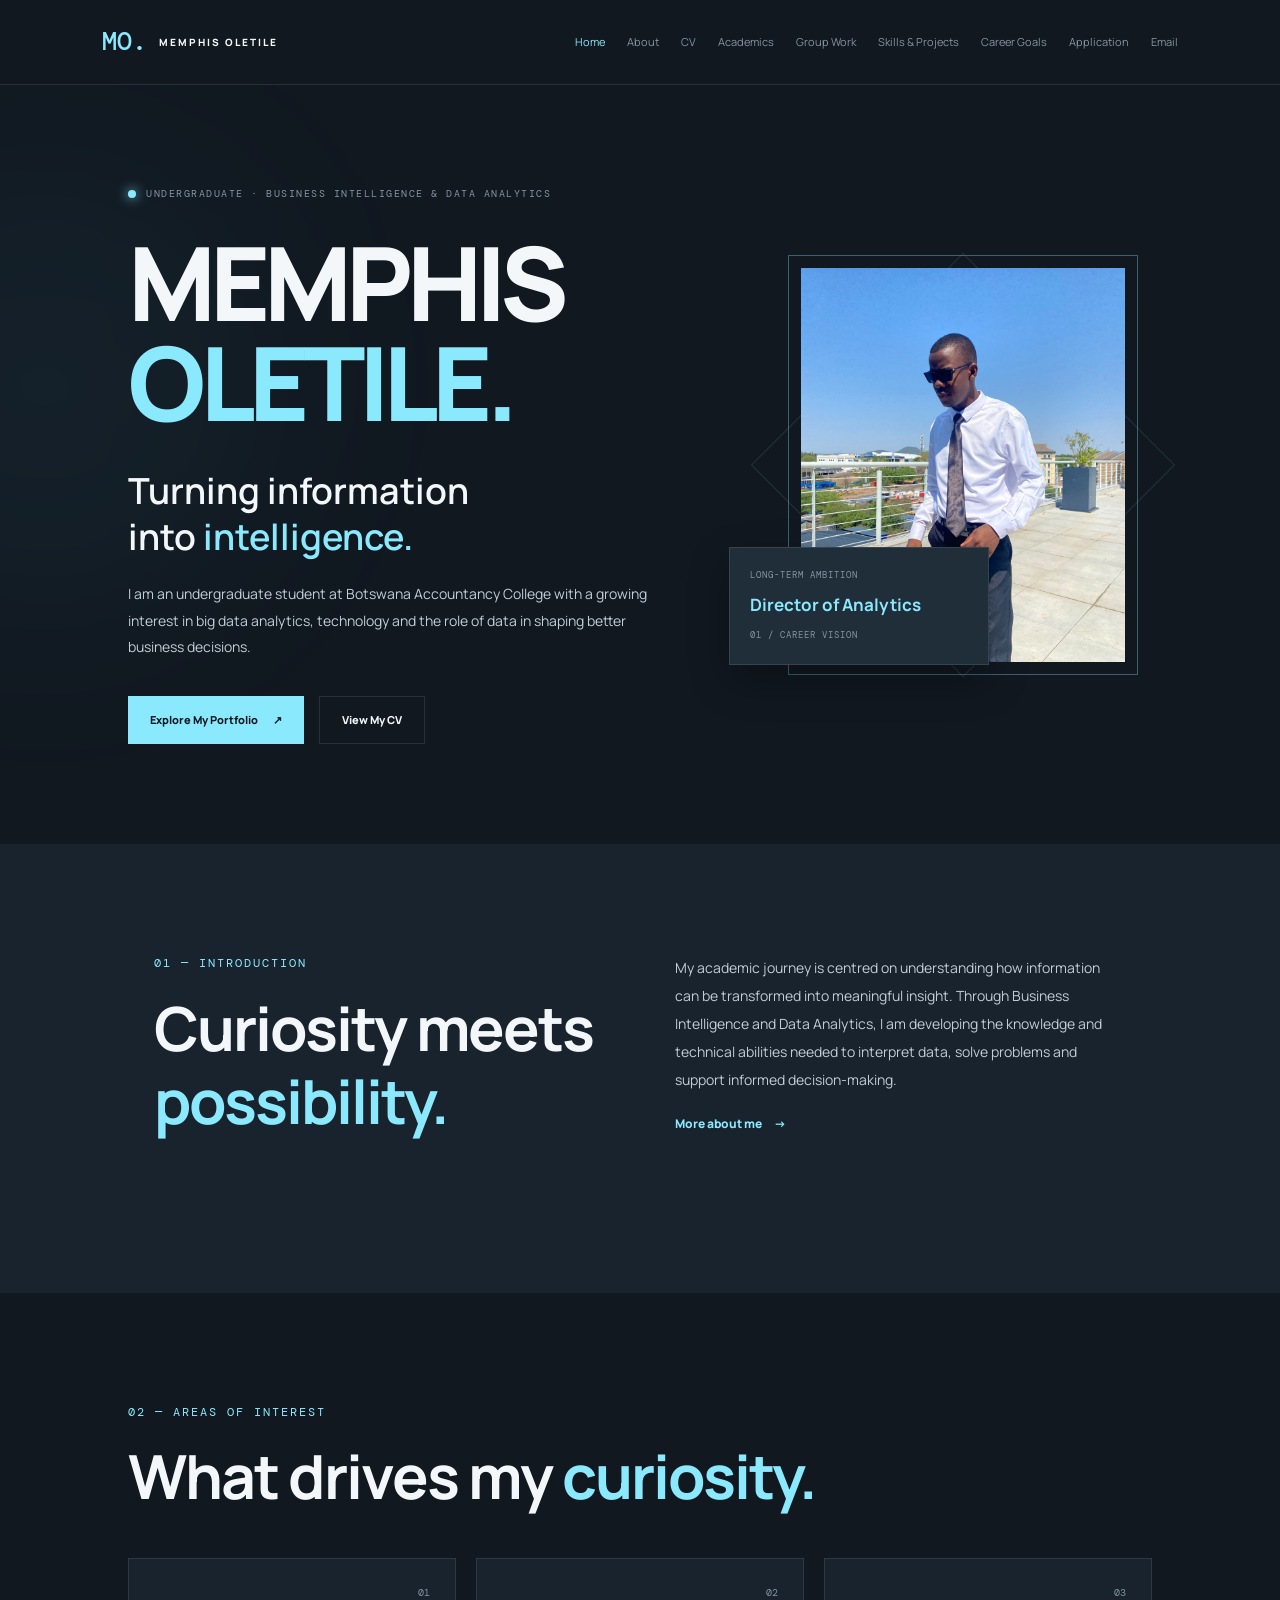
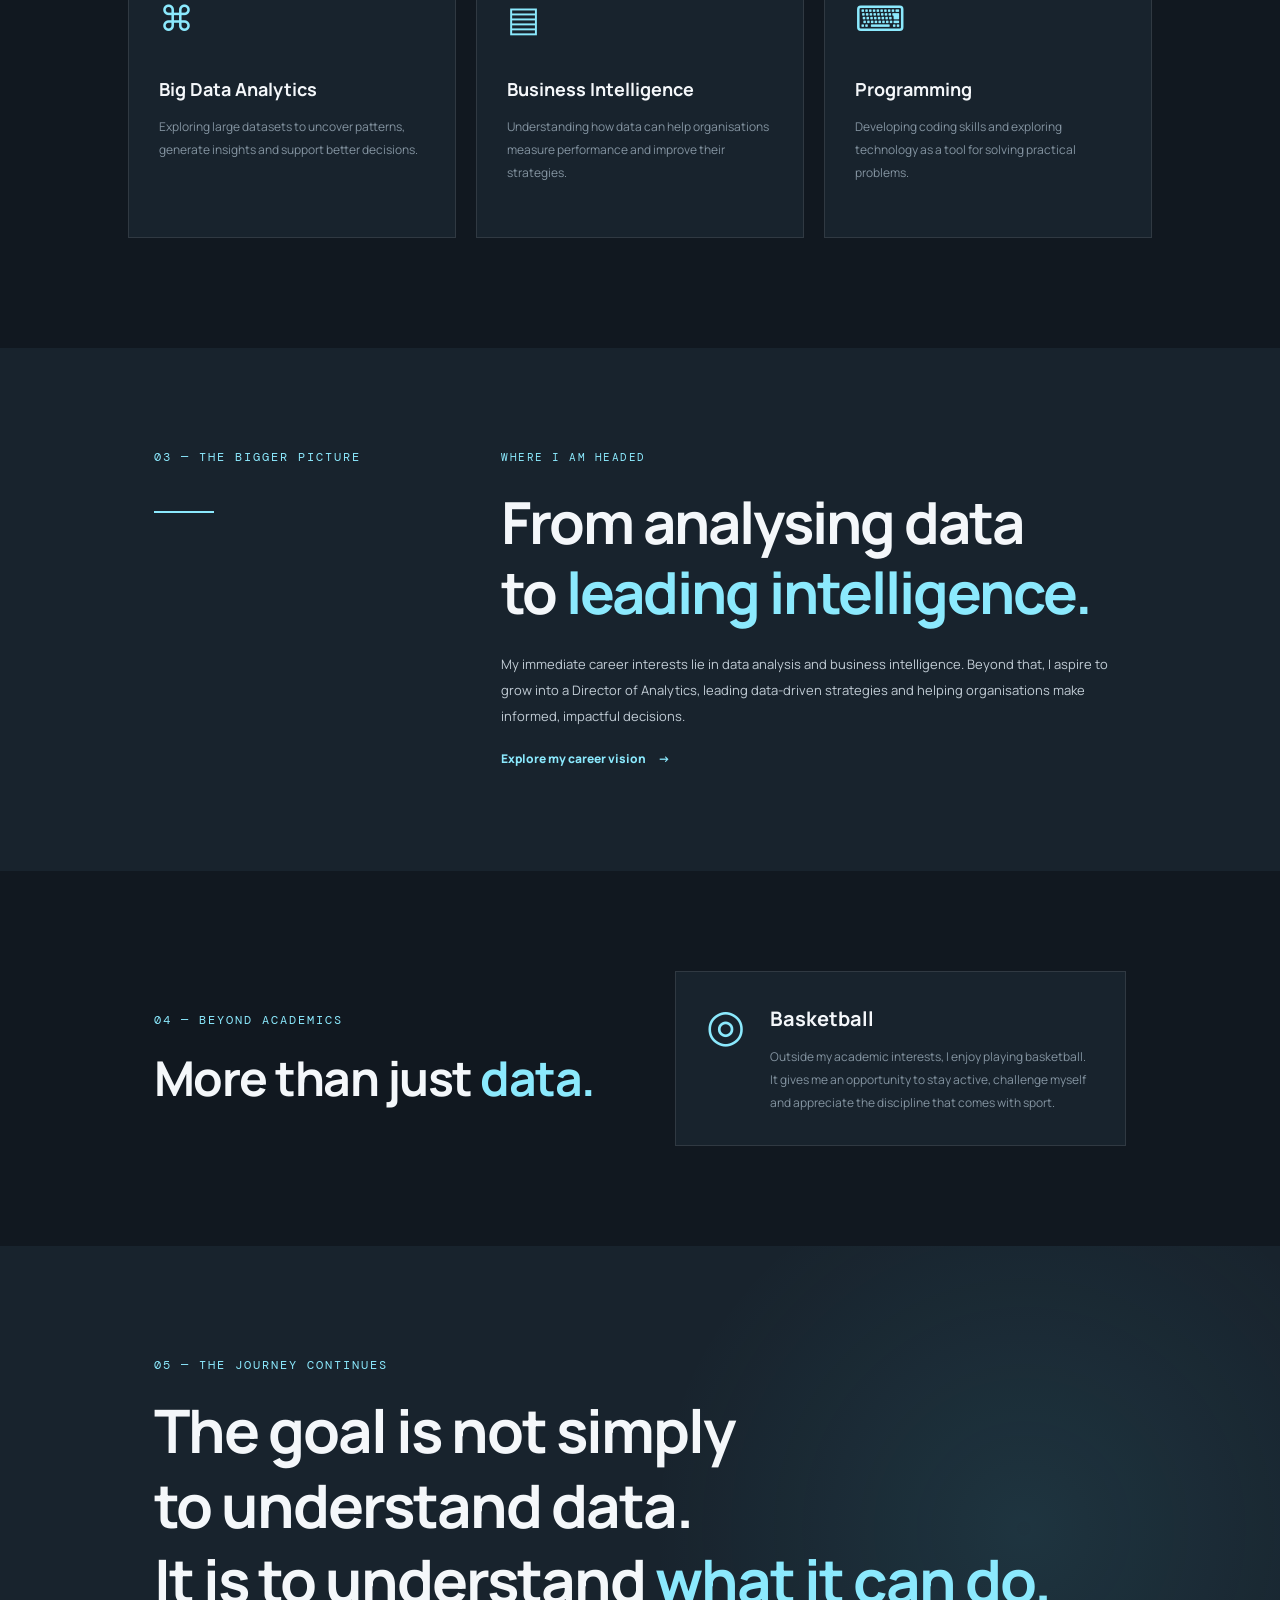
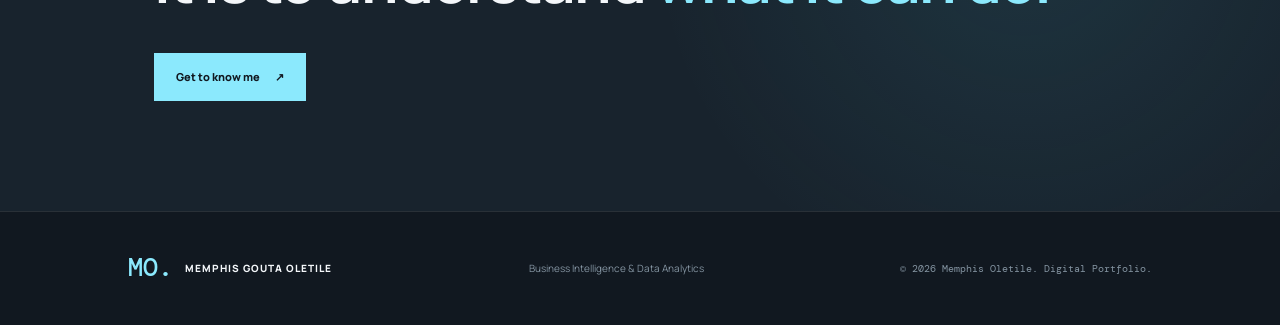
<file: index.html>
<!DOCTYPE html>
<html lang="en">
<head>
    <meta charset="UTF-8">
    <meta name="viewport" content="width=device-width, initial-scale=1.0">
    <meta name="description" content="The digital portfolio of Memphis Gouta Oletile, a Business Intelligence and Data Analytics student at Botswana Accountancy College.">
    <title>Memphis Oletile | Digital Portfolio</title>

    <link rel="stylesheet" href="style.css">

    <link rel="preconnect" href="https://fonts.googleapis.com">
    <link rel="preconnect" href="https://fonts.gstatic.com" crossorigin>
    <link href="https://fonts.googleapis.com/css2?family=DM+Mono:wght@400;500&family=Manrope:wght@400;500;600;700;800&display=swap" rel="stylesheet">
</head>

<body>

    <!-- Navigation -->
    <header class="navbar">
        <a href="index.html" class="logo">
            <span class="logo-mark">MO.</span>
            <span class="logo-name">MEMPHIS OLETILE</span>
        </a>

        <nav class="nav-links">
            <a href="index.html" class="active">Home</a>
            <a href="about.html">About</a>
            <a href="cv.html">CV</a>
            <a href="academic-journey.html">Academics</a>
            <a href="group-work.html">Group Work</a>
            <a href="skills-projects.html">Skills & Projects</a>
            <a href="career-aspirations.html">Career Goals</a>
            <a href="application-letter.html">Application</a>
            <a href="email-template.html">Email</a>
        </nav>
    </header>


    <!-- Hero Section -->
    <main>

        <section class="hero">

            <div class="hero-content">

                <p class="eyebrow">
                    <span class="status-dot"></span>
                    UNDERGRADUATE · BUSINESS INTELLIGENCE & DATA ANALYTICS
                </p>

                <h1>
                    MEMPHIS<br>
                    <span>OLETILE.</span>
                </h1>

                <h2>
                    Turning information<br>
                    into <span>intelligence.</span>
                </h2>

                <p class="hero-description">
                    I am an undergraduate student at Botswana Accountancy
                    College with a growing interest in big data analytics,
                    technology and the role of data in shaping better
                    business decisions.
                </p>

                <div class="hero-buttons">
                    <a href="about.html" class="btn-primary">
                        Explore My Portfolio <span>↗</span>
                    </a>

                    <a href="cv.html" class="btn-secondary">
                        View My CV
                    </a>
                </div>

            </div>


            <!-- Profile Image -->
            <div class="hero-visual">

                <div class="image-frame">
                    <img
                        src="images/memphis1.JPG"
                        alt="Memphis Gouta Oletile"
                        class="profile-image"
                    >
                </div>

                <div class="floating-card">
                    <span class="card-label">LONG-TERM AMBITION</span>
                    <strong>Director of Analytics</strong>
                    <span class="card-indicator">01 / CAREER VISION</span>
                </div>

                <div class="visual-decoration"></div>

            </div>

        </section>


        <!-- Introduction -->
        <section class="intro-section">

            <div class="section-heading">
                <span class="section-number">01 — INTRODUCTION</span>
                <h2>Curiosity meets <span>possibility.</span></h2>
            </div>

            <div class="intro-content">
                <p>
                    My academic journey is centred on understanding how
                    information can be transformed into meaningful insight.
                    Through Business Intelligence and Data Analytics, I am
                    developing the knowledge and technical abilities needed
                    to interpret data, solve problems and support informed
                    decision-making.
                </p>

                <a href="about.html" class="text-link">
                    More about me <span>→</span>
                </a>
            </div>

        </section>


        <!-- Focus Areas -->
        <section class="focus-section">

            <div class="section-heading">
                <span class="section-number">02 — AREAS OF INTEREST</span>
                <h2>What drives my <span>curiosity.</span></h2>
            </div>

            <div class="focus-grid">

                <div class="focus-card">
                    <span class="focus-index">01</span>
                    <div class="focus-icon">⌘</div>
                    <h3>Big Data Analytics</h3>
                    <p>
                        Exploring large datasets to uncover patterns,
                        generate insights and support better decisions.
                    </p>
                </div>

                <div class="focus-card">
                    <span class="focus-index">02</span>
                    <div class="focus-icon">▤</div>
                    <h3>Business Intelligence</h3>
                    <p>
                        Understanding how data can help organisations
                        measure performance and improve their strategies.
                    </p>
                </div>

                <div class="focus-card">
                    <span class="focus-index">03</span>
                    <div class="focus-icon">⌨</div>
                    <h3>Programming</h3>
                    <p>
                        Developing coding skills and exploring technology
                        as a tool for solving practical problems.
                    </p>
                </div>

            </div>

        </section>


        <!-- Career Vision -->
        <section class="vision-section">

            <div class="vision-label">
                <span class="section-number">03 — THE BIGGER PICTURE</span>
                <span class="vision-line"></span>
            </div>

            <div class="vision-content">
                <p class="vision-overline">WHERE I AM HEADED</p>

                <h2>
                    From analysing data<br>
                    to <span>leading intelligence.</span>
                </h2>

                <p>
                    My immediate career interests lie in data analysis and
                    business intelligence. Beyond that, I aspire to grow
                    into a Director of Analytics, leading data-driven
                    strategies and helping organisations make informed,
                    impactful decisions.
                </p>

                <a href="career-aspirations.html" class="text-link">
                    Explore my career vision <span>→</span>
                </a>
            </div>

        </section>


        <!-- Personal Interest -->
        <section class="personal-section">

            <div>
                <span class="section-number">04 — BEYOND ACADEMICS</span>
                <h2>More than just <span>data.</span></h2>
            </div>

            <div class="personal-content">
                <div class="basketball-mark">◎</div>

                <div>
                    <h3>Basketball</h3>
                    <p>
                        Outside my academic interests, I enjoy playing
                        basketball. It gives me an opportunity to stay
                        active, challenge myself and appreciate the
                        discipline that comes with sport.
                    </p>
                </div>
            </div>

        </section>


        <!-- Closing Section -->
        <section class="closing-section">

            <span class="section-number">05 — THE JOURNEY CONTINUES</span>

            <h2>
                The goal is not simply<br>
                to understand data.<br>
                It is to understand <span>what it can do.</span>
            </h2>

            <a href="about.html" class="btn-primary">
                Get to know me <span>↗</span>
            </a>

        </section>

    </main>


    <!-- Footer -->
    <footer class="footer">

        <div class="footer-brand">
            <span class="logo-mark">MO.</span>
            <p>MEMPHIS GOUTA OLETILE</p>
        </div>

        <p>Business Intelligence & Data Analytics</p>

        <p class="footer-copy">
            © 2026 Memphis Oletile. Digital Portfolio.
        </p>

    </footer>

</body>
</html>
</file>
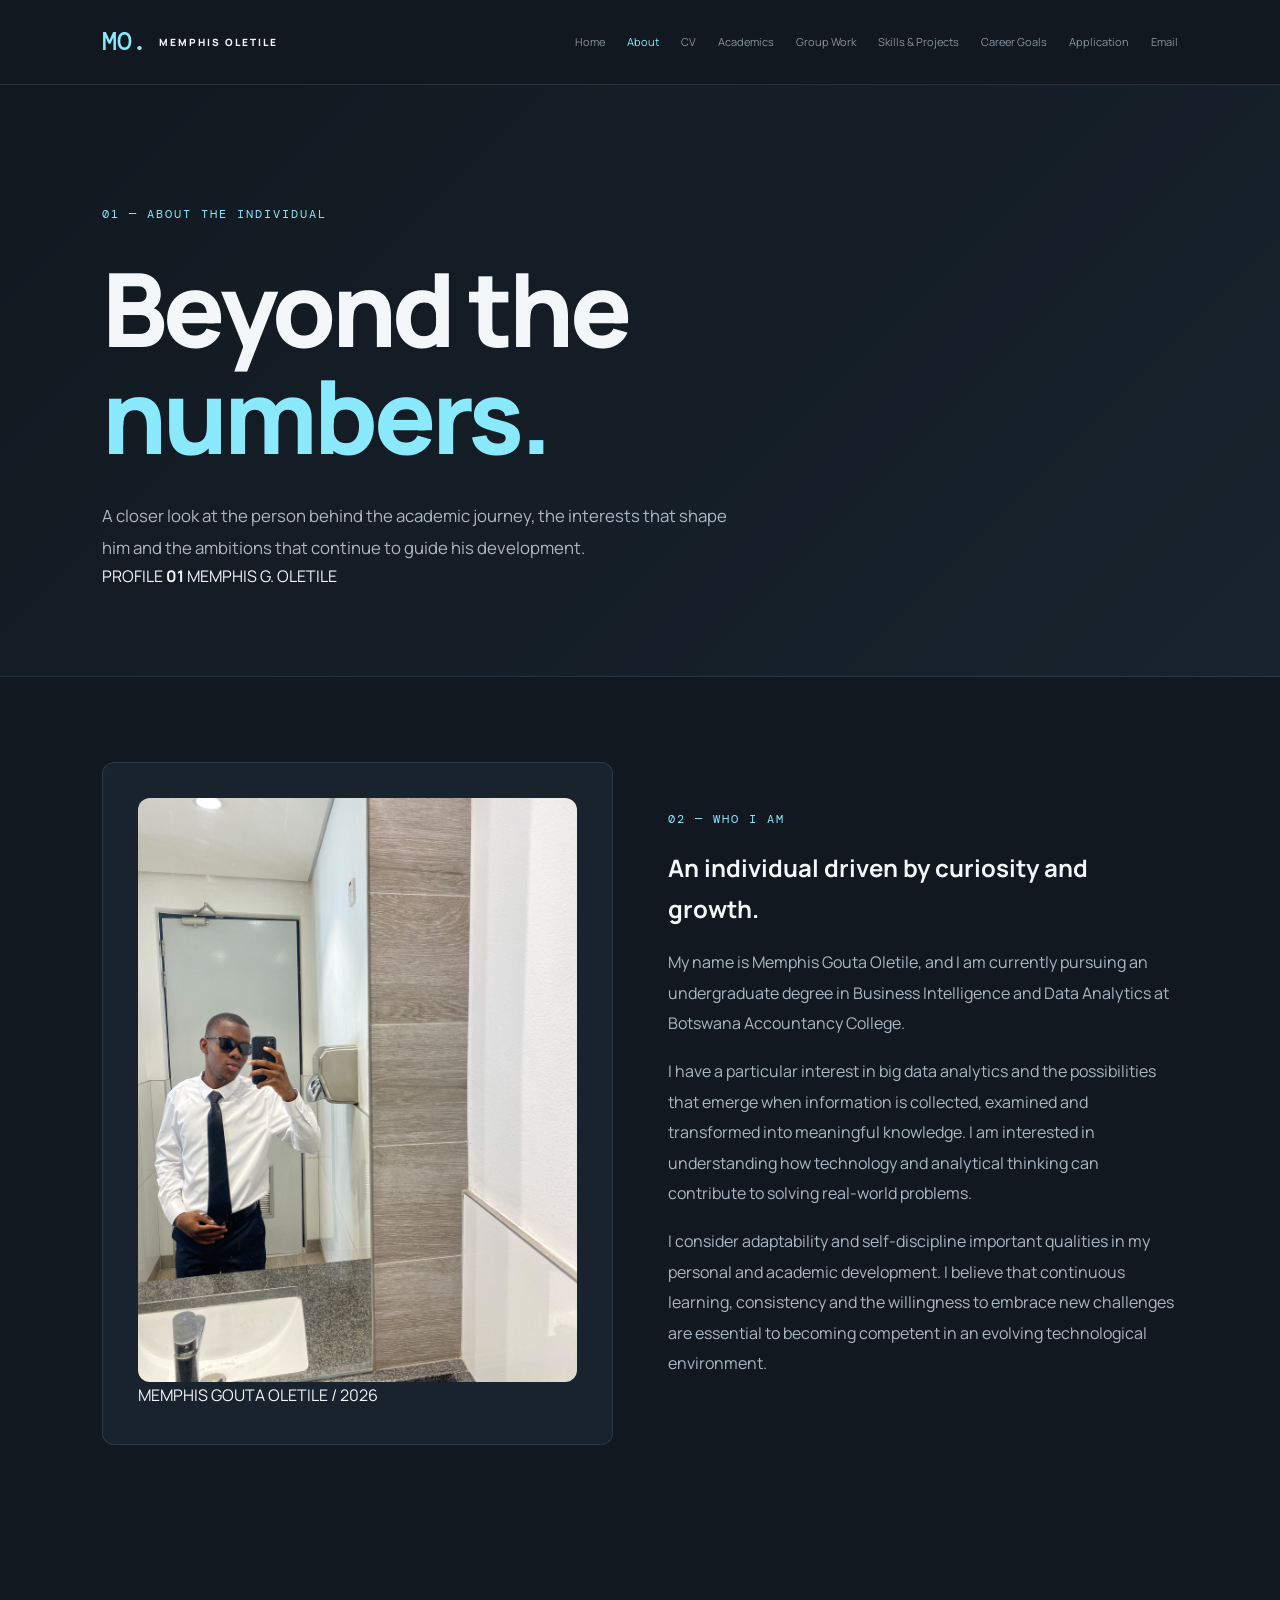
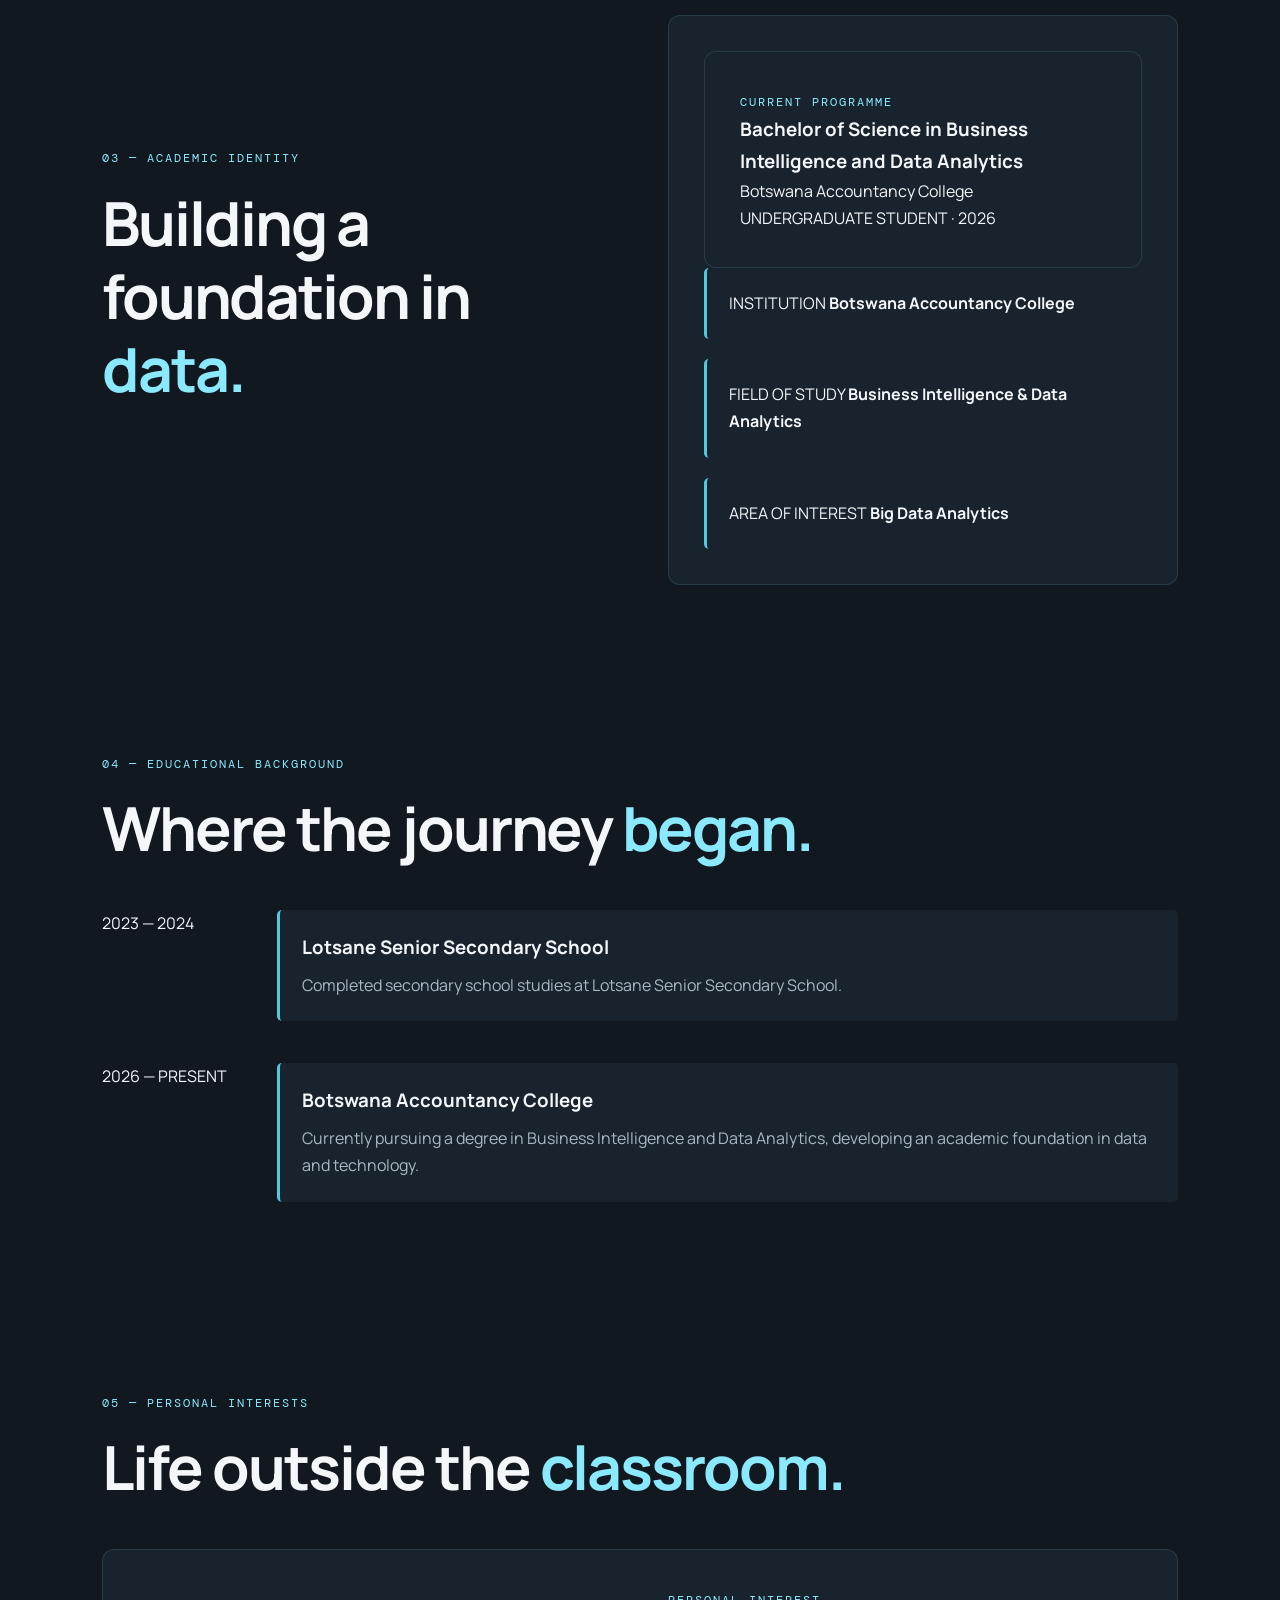
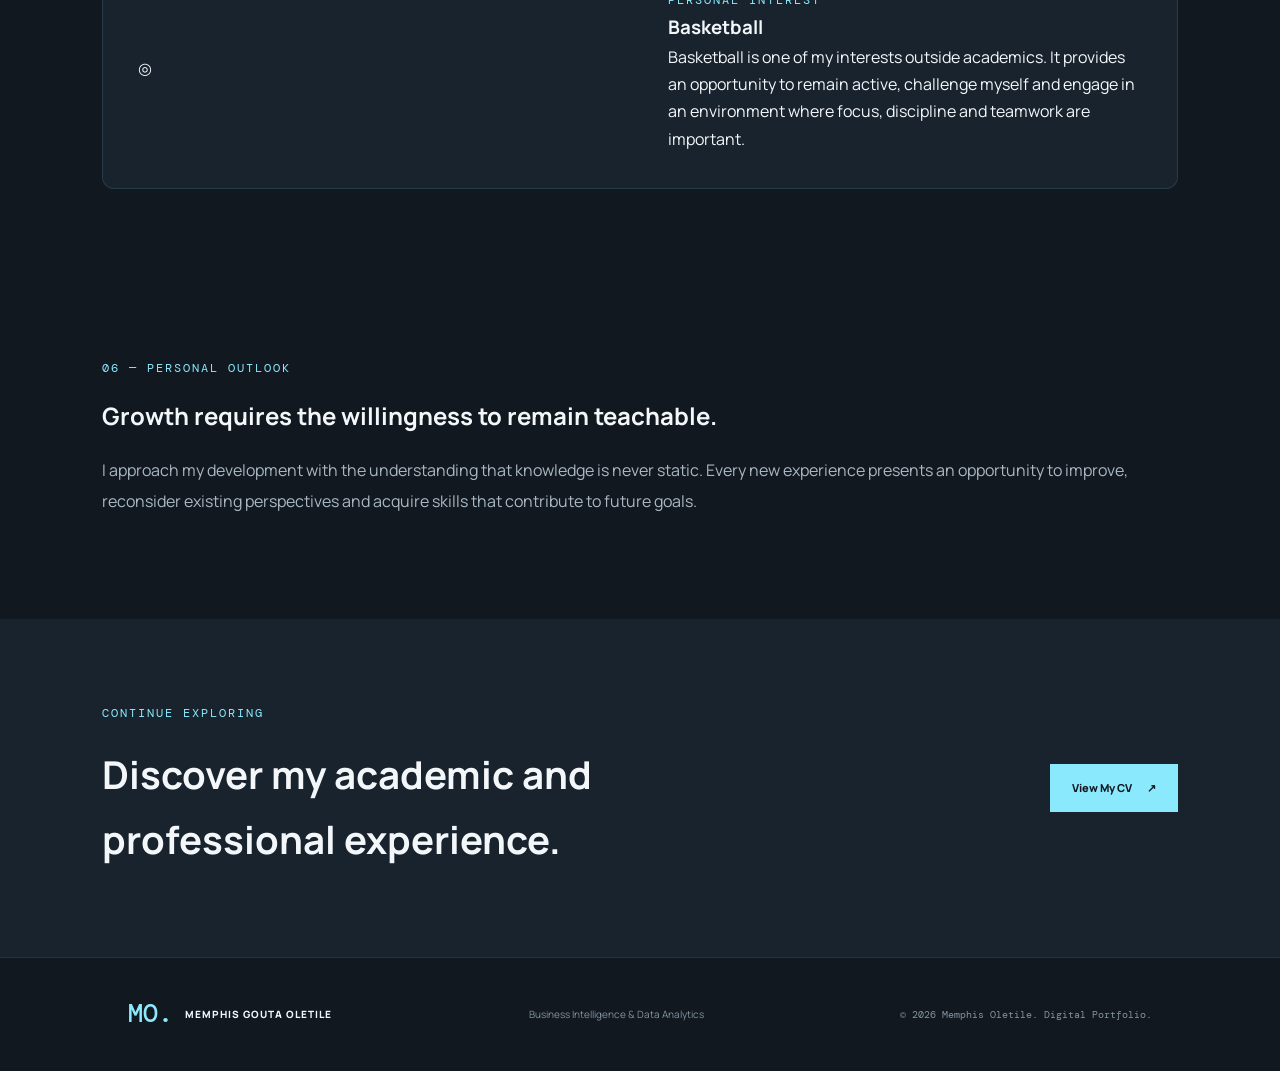
<file: about.html>
<!DOCTYPE html>
<html lang="en">
<head>
    <meta charset="UTF-8">
    <meta name="viewport" content="width=device-width, initial-scale=1.0">
    <meta name="description" content="Learn more about Memphis Gouta Oletile, his academic background, interests and aspirations.">
    <title>About Me | Memphis Oletile</title>

    <link rel="stylesheet" href="style.css">

    <link rel="preconnect" href="https://fonts.googleapis.com">
    <link rel="preconnect" href="https://fonts.gstatic.com" crossorigin>
    <link href="https://fonts.googleapis.com/css2?family=DM+Mono:wght@400;500&family=Manrope:wght@400;500;600;700;800&display=swap" rel="stylesheet">
</head>

<body>

    <!-- Navigation -->
    <header class="navbar">
        <a href="index.html" class="logo">
            <span class="logo-mark">MO.</span>
            <span class="logo-name">MEMPHIS OLETILE</span>
        </a>

        <nav class="nav-links">
            <a href="index.html">Home</a>
            <a href="about.html" class="active">About</a>
            <a href="cv.html">CV</a>
            <a href="academic-journey.html">Academics</a>
            <a href="group-work.html">Group Work</a>
            <a href="skills-projects.html">Skills & Projects</a>
            <a href="career-aspirations.html">Career Goals</a>
            <a href="application-letter.html">Application</a>
            <a href="email-template.html">Email</a>
        </nav>
    </header>


    <main>

        <!-- Page Introduction -->
        <section class="page-hero">
            <div>
                <span class="section-number">01 — ABOUT THE INDIVIDUAL</span>

                <h1>
                    Beyond the<br>
                    <span>numbers.</span>
                </h1>

                <p>
                    A closer look at the person behind the academic journey,
                    the interests that shape him and the ambitions that
                    continue to guide his development.
                </p>
            </div>

            <div class="page-hero-index">
                <span>PROFILE</span>
                <strong>01</strong>
                <span>MEMPHIS G. OLETILE</span>
            </div>
        </section>


        <!-- Personal Introduction -->
        <section class="about-introduction">

            <div class="about-image">
                <img
                    src="images/memphis2.JPG"
                    alt="Memphis Gouta Oletile"
                    class="profile-image"
                >

                <span class="image-caption">MEMPHIS GOUTA OLETILE / 2026</span>
            </div>

            <div class="about-text">

                <span class="section-number">02 — WHO I AM</span>

                <h2>
                    An individual driven by
                    <span>curiosity and growth.</span>
                </h2>

                <p>
                    My name is Memphis Gouta Oletile, and I am currently
                    pursuing an undergraduate degree in Business Intelligence
                    and Data Analytics at Botswana Accountancy College.
                </p>

                <p>
                    I have a particular interest in big data analytics and
                    the possibilities that emerge when information is
                    collected, examined and transformed into meaningful
                    knowledge. I am interested in understanding how
                    technology and analytical thinking can contribute to
                    solving real-world problems.
                </p>

                <p>
                    I consider adaptability and self-discipline important
                    qualities in my personal and academic development.
                    I believe that continuous learning, consistency and
                    the willingness to embrace new challenges are essential
                    to becoming competent in an evolving technological
                    environment.
                </p>

            </div>

        </section>


        <!-- Academic Identity -->
        <section class="academic-identity">

            <div class="section-heading">
                <span class="section-number">03 — ACADEMIC IDENTITY</span>
                <h2>Building a foundation in <span>data.</span></h2>
            </div>

            <div class="academic-panel">

                <div class="academic-main">
                    <span class="panel-label">CURRENT PROGRAMME</span>

                    <h3>
                        Bachelor of Science
                        <span>in Business Intelligence and Data Analytics</span>
                    </h3>

                    <p>
                        Botswana Accountancy College
                    </p>

                    <span class="academic-status">
                        UNDERGRADUATE STUDENT · 2026
                    </span>
                </div>

                <div class="academic-details">

                    <div class="detail-item">
                        <span>INSTITUTION</span>
                        <strong>Botswana Accountancy College</strong>
                    </div>

                    <div class="detail-item">
                        <span>FIELD OF STUDY</span>
                        <strong>Business Intelligence & Data Analytics</strong>
                    </div>

                    <div class="detail-item">
                        <span>AREA OF INTEREST</span>
                        <strong>Big Data Analytics</strong>
                    </div>

                </div>

            </div>

        </section>


        <!-- Educational Background -->
        <section class="education-section">

            <div class="section-heading">
                <span class="section-number">04 — EDUCATIONAL BACKGROUND</span>
                <h2>Where the journey <span>began.</span></h2>
            </div>

            <div class="education-timeline">

                <div class="timeline-item">
                    <span class="timeline-year">2023 — 2024</span>

                    <div class="timeline-content">
                        <span class="timeline-dot"></span>
                        <h3>Lotsane Senior Secondary School</h3>
                        <p>
                            Completed secondary school studies at
                            Lotsane Senior Secondary School.
                        </p>
                    </div>
                </div>

                <div class="timeline-item">
                    <span class="timeline-year">2026 — PRESENT</span>

                    <div class="timeline-content">
                        <span class="timeline-dot"></span>
                        <h3>Botswana Accountancy College</h3>
                        <p>
                            Currently pursuing a degree in Business
                            Intelligence and Data Analytics, developing
                            an academic foundation in data and technology.
                        </p>
                    </div>
                </div>

            </div>

        </section>


        <!-- Personal Interests -->
        <section class="interests-section">

            <div class="section-heading">
                <span class="section-number">05 — PERSONAL INTERESTS</span>
                <h2>Life outside the <span>classroom.</span></h2>
            </div>

            <div class="interest-feature">

                <div class="interest-symbol">◎</div>

                <div class="interest-description">
                    <span class="panel-label">PERSONAL INTEREST</span>

                    <h3>Basketball</h3>

                    <p>
                        Basketball is one of my interests outside academics.
                        It provides an opportunity to remain active, challenge
                        myself and engage in an environment where focus,
                        discipline and teamwork are important.
                    </p>
                </div>

            </div>

        </section>


        <!-- Personal Philosophy -->
        <section class="philosophy-section">

            <span class="section-number">06 — PERSONAL OUTLOOK</span>

            <h2>
                Growth requires the willingness
                to <span>remain teachable.</span>
            </h2>

            <p>
                I approach my development with the understanding that
                knowledge is never static. Every new experience presents
                an opportunity to improve, reconsider existing perspectives
                and acquire skills that contribute to future goals.
            </p>

        </section>


        <!-- Next Page -->
        <section class="next-page-section">

            <div>
                <span class="section-number">CONTINUE EXPLORING</span>
                <h2>Discover my academic and professional experience.</h2>
            </div>

            <a href="cv.html" class="btn-primary">
                View My CV <span>↗</span>
            </a>

        </section>

    </main>


    <!-- Footer -->
    <footer class="footer">

        <div class="footer-brand">
            <span class="logo-mark">MO.</span>
            <p>MEMPHIS GOUTA OLETILE</p>
        </div>

        <p>Business Intelligence & Data Analytics</p>

        <p class="footer-copy">
            © 2026 Memphis Oletile. Digital Portfolio.
        </p>

    </footer>

</body>
</html>
</file>
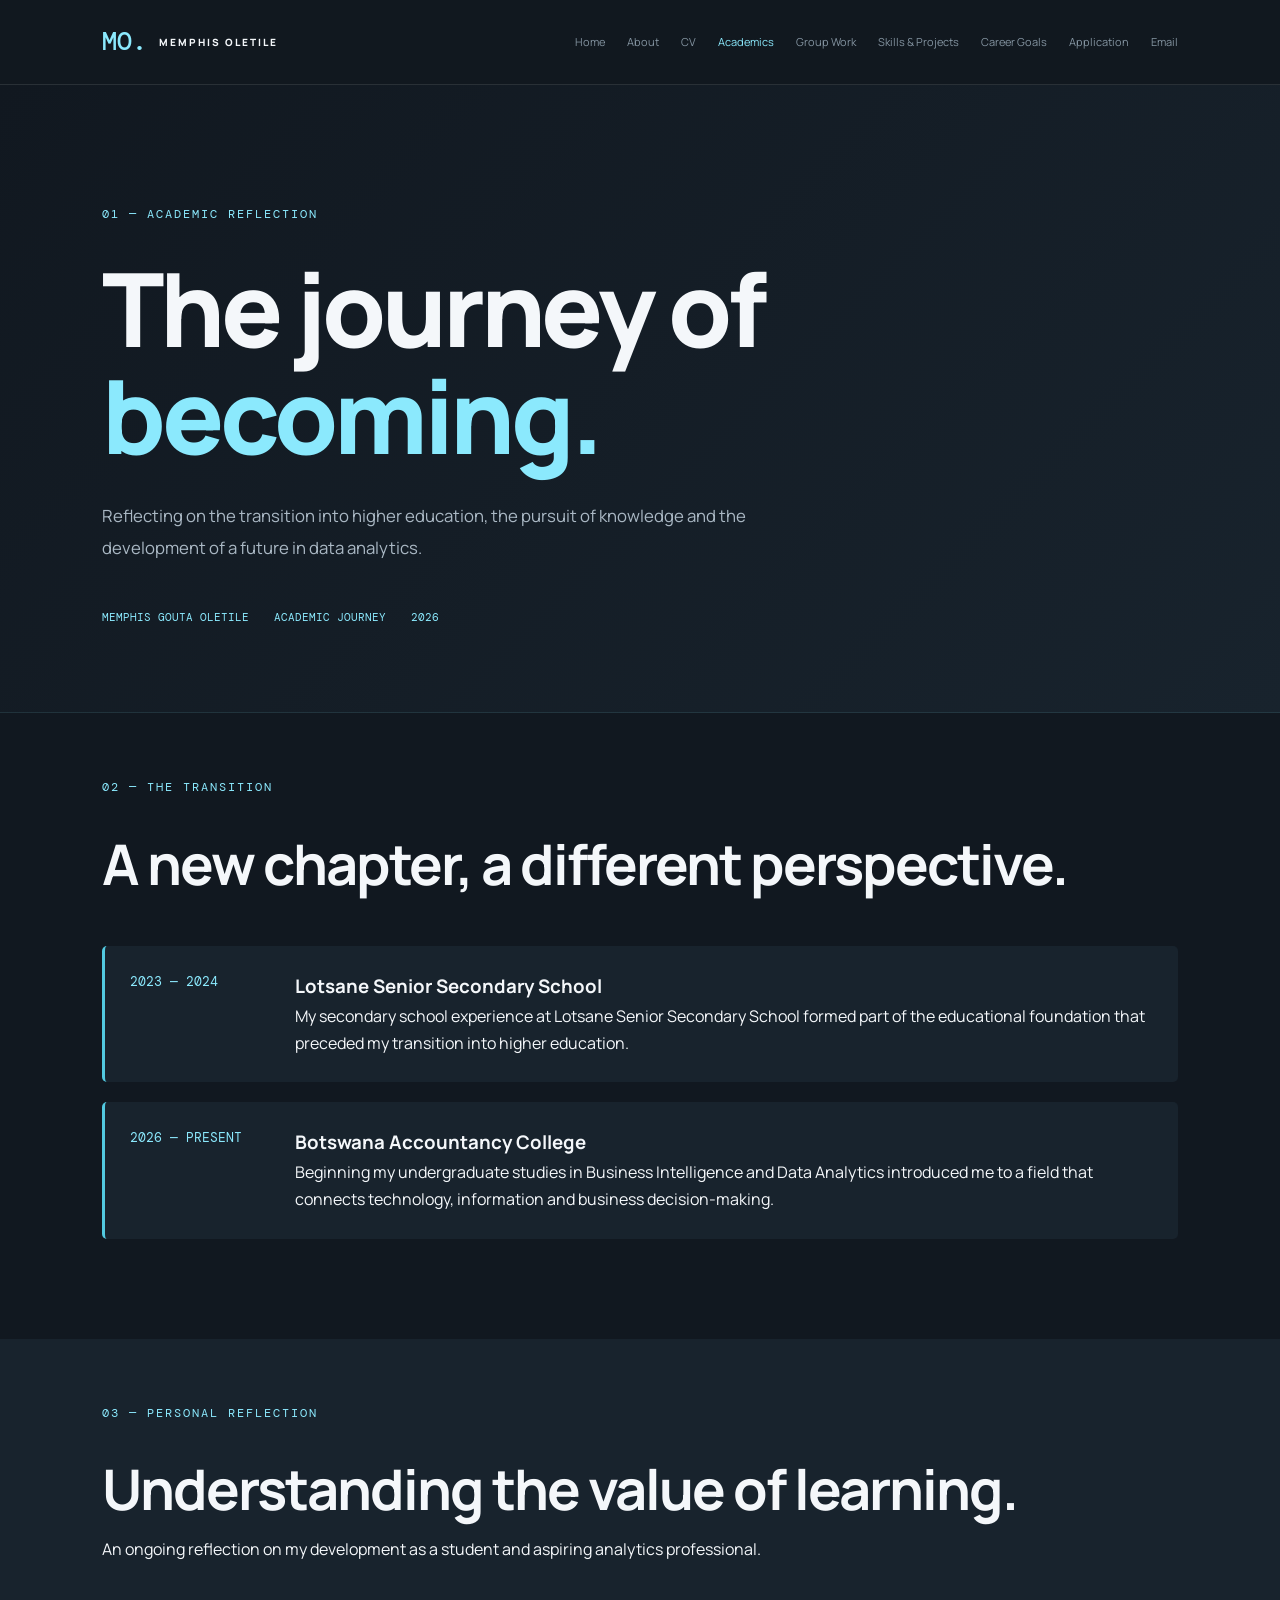
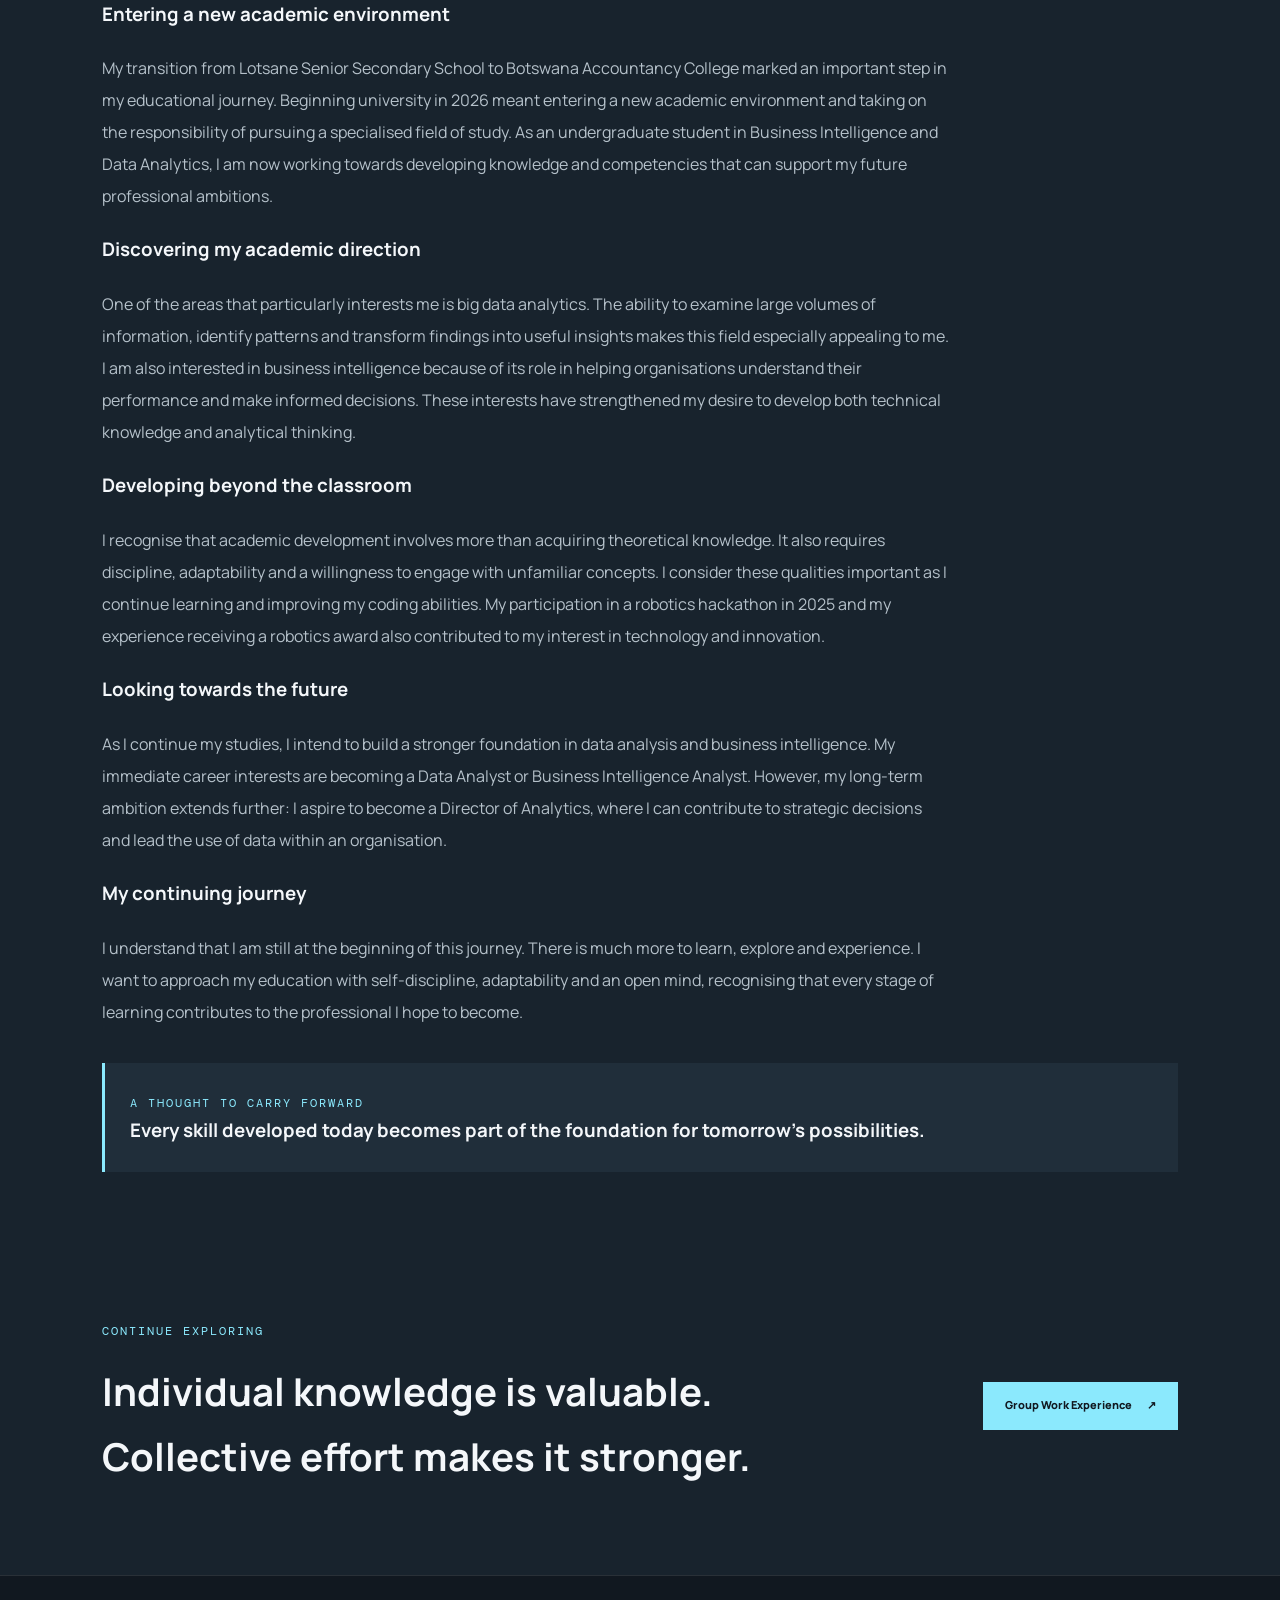
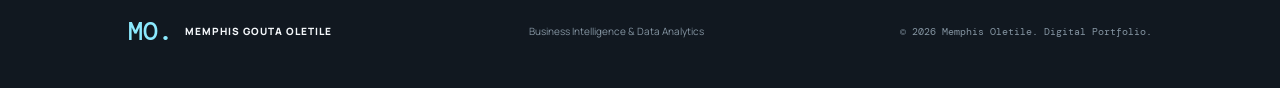
<file: academic-journey.html>
<!DOCTYPE html>
<html lang="en">
<head>
    <meta charset="UTF-8">
    <meta name="viewport" content="width=device-width, initial-scale=1.0">
    <meta name="description" content="Memphis Oletile's academic journey and reflections as a Business Intelligence and Data Analytics student.">
    <title>Academic Journey | Memphis Oletile</title>

    <link rel="stylesheet" href="style.css">

    <link rel="preconnect" href="https://fonts.googleapis.com">
    <link rel="preconnect" href="https://fonts.gstatic.com" crossorigin>
    <link href="https://fonts.googleapis.com/css2?family=DM+Mono:wght@400;500&family=Manrope:wght@400;500;600;700;800&display=swap" rel="stylesheet">
</head>

<body>

    <!-- Navigation -->
    <header class="navbar">
        <a href="index.html" class="logo">
            <span class="logo-mark">MO.</span>
            <span class="logo-name">MEMPHIS OLETILE</span>
        </a>

        <nav class="nav-links">
            <a href="index.html">Home</a>
            <a href="about.html">About</a>
            <a href="cv.html">CV</a>
            <a href="academic-journey.html" class="active">Academics</a>
            <a href="group-work.html">Group Work</a>
            <a href="skills-projects.html">Skills & Projects</a>
            <a href="career-aspirations.html">Career Goals</a>
            <a href="application-letter.html">Application</a>
            <a href="email-template.html">Email</a>
        </nav>
    </header>


    <main>

        <!-- Page Hero -->
        <section class="blog-hero">

            <span class="section-number">01 — ACADEMIC REFLECTION</span>

            <h1>
                The journey of<br>
                <span>becoming.</span>
            </h1>

            <p>
                Reflecting on the transition into higher education,
                the pursuit of knowledge and the development of
                a future in data analytics.
            </p>

            <div class="blog-meta">
                <span>MEMPHIS GOUTA OLETILE</span>
                <span>ACADEMIC JOURNEY</span>
                <span>2026</span>
            </div>

        </section>


        <!-- Academic Timeline -->
        <section class="academic-story">

            <div class="story-heading">
                <span class="section-number">02 — THE TRANSITION</span>
                <h2>A new chapter, a different <span>perspective.</span></h2>
            </div>

            <div class="story-timeline">

                <div class="story-point">
                    <span class="story-date">2023 — 2024</span>

                    <div>
                        <h3>Lotsane Senior Secondary School</h3>
                        <p>
                            My secondary school experience at Lotsane Senior
                            Secondary School formed part of the educational
                            foundation that preceded my transition into
                            higher education.
                        </p>
                    </div>
                </div>


                <div class="story-point">
                    <span class="story-date">2026 — PRESENT</span>

                    <div>
                        <h3>Botswana Accountancy College</h3>
                        <p>
                            Beginning my undergraduate studies in Business
                            Intelligence and Data Analytics introduced me
                            to a field that connects technology, information
                            and business decision-making.
                        </p>
                    </div>
                </div>

            </div>

        </section>


        <!-- Reflection Article -->
        <article class="reflection-article">

            <div class="article-heading">
                <span class="section-number">03 — PERSONAL REFLECTION</span>
                <h2>Understanding the value of <span>learning.</span></h2>
                <p>
                    An ongoing reflection on my development as a student
                    and aspiring analytics professional.
                </p>
            </div>


            <div class="article-body">

                <h3>Entering a new academic environment</h3>

                <p>
                    My transition from Lotsane Senior Secondary School
                    to Botswana Accountancy College marked an important
                    step in my educational journey. Beginning university
                    in 2026 meant entering a new academic environment
                    and taking on the responsibility of pursuing a
                    specialised field of study. As an undergraduate
                    student in Business Intelligence and Data Analytics,
                    I am now working towards developing knowledge and
                    competencies that can support my future professional
                    ambitions.
                </p>


                <h3>Discovering my academic direction</h3>

                <p>
                    One of the areas that particularly interests me is
                    big data analytics. The ability to examine large
                    volumes of information, identify patterns and
                    transform findings into useful insights makes this
                    field especially appealing to me. I am also interested
                    in business intelligence because of its role in
                    helping organisations understand their performance
                    and make informed decisions. These interests have
                    strengthened my desire to develop both technical
                    knowledge and analytical thinking.
                </p>


                <h3>Developing beyond the classroom</h3>

                <p>
                    I recognise that academic development involves more
                    than acquiring theoretical knowledge. It also requires
                    discipline, adaptability and a willingness to engage
                    with unfamiliar concepts. I consider these qualities
                    important as I continue learning and improving my
                    coding abilities. My participation in a robotics
                    hackathon in 2025 and my experience receiving a
                    robotics award also contributed to my interest in
                    technology and innovation.
                </p>


                <h3>Looking towards the future</h3>

                <p>
                    As I continue my studies, I intend to build a stronger
                    foundation in data analysis and business intelligence.
                    My immediate career interests are becoming a Data
                    Analyst or Business Intelligence Analyst. However,
                    my long-term ambition extends further: I aspire to
                    become a Director of Analytics, where I can contribute
                    to strategic decisions and lead the use of data within
                    an organisation.
                </p>


                <h3>My continuing journey</h3>

                <p>
                    I understand that I am still at the beginning of this
                    journey. There is much more to learn, explore and
                    experience. I want to approach my education with
                    self-discipline, adaptability and an open mind,
                    recognising that every stage of learning contributes
                    to the professional I hope to become.
                </p>

            </div>

            <div class="article-conclusion">
                <span class="panel-label">A THOUGHT TO CARRY FORWARD</span>

                <h3>
                    Every skill developed today becomes part of the
                    foundation for tomorrow's possibilities.
                </h3>
            </div>

        </article>


        <!-- Next Page -->
        <section class="next-page-section">

            <div>
                <span class="section-number">CONTINUE EXPLORING</span>
                <h2>Individual knowledge is valuable. Collective effort makes it stronger.</h2>
            </div>

            <a href="group-work.html" class="btn-primary">
                Group Work Experience <span>↗</span>
            </a>

        </section>

    </main>


    <!-- Footer -->
    <footer class="footer">

        <div class="footer-brand">
            <span class="logo-mark">MO.</span>
            <p>MEMPHIS GOUTA OLETILE</p>
        </div>

        <p>Business Intelligence & Data Analytics</p>

        <p class="footer-copy">
            © 2026 Memphis Oletile. Digital Portfolio.
        </p>

    </footer>

</body>
</html>
</file>
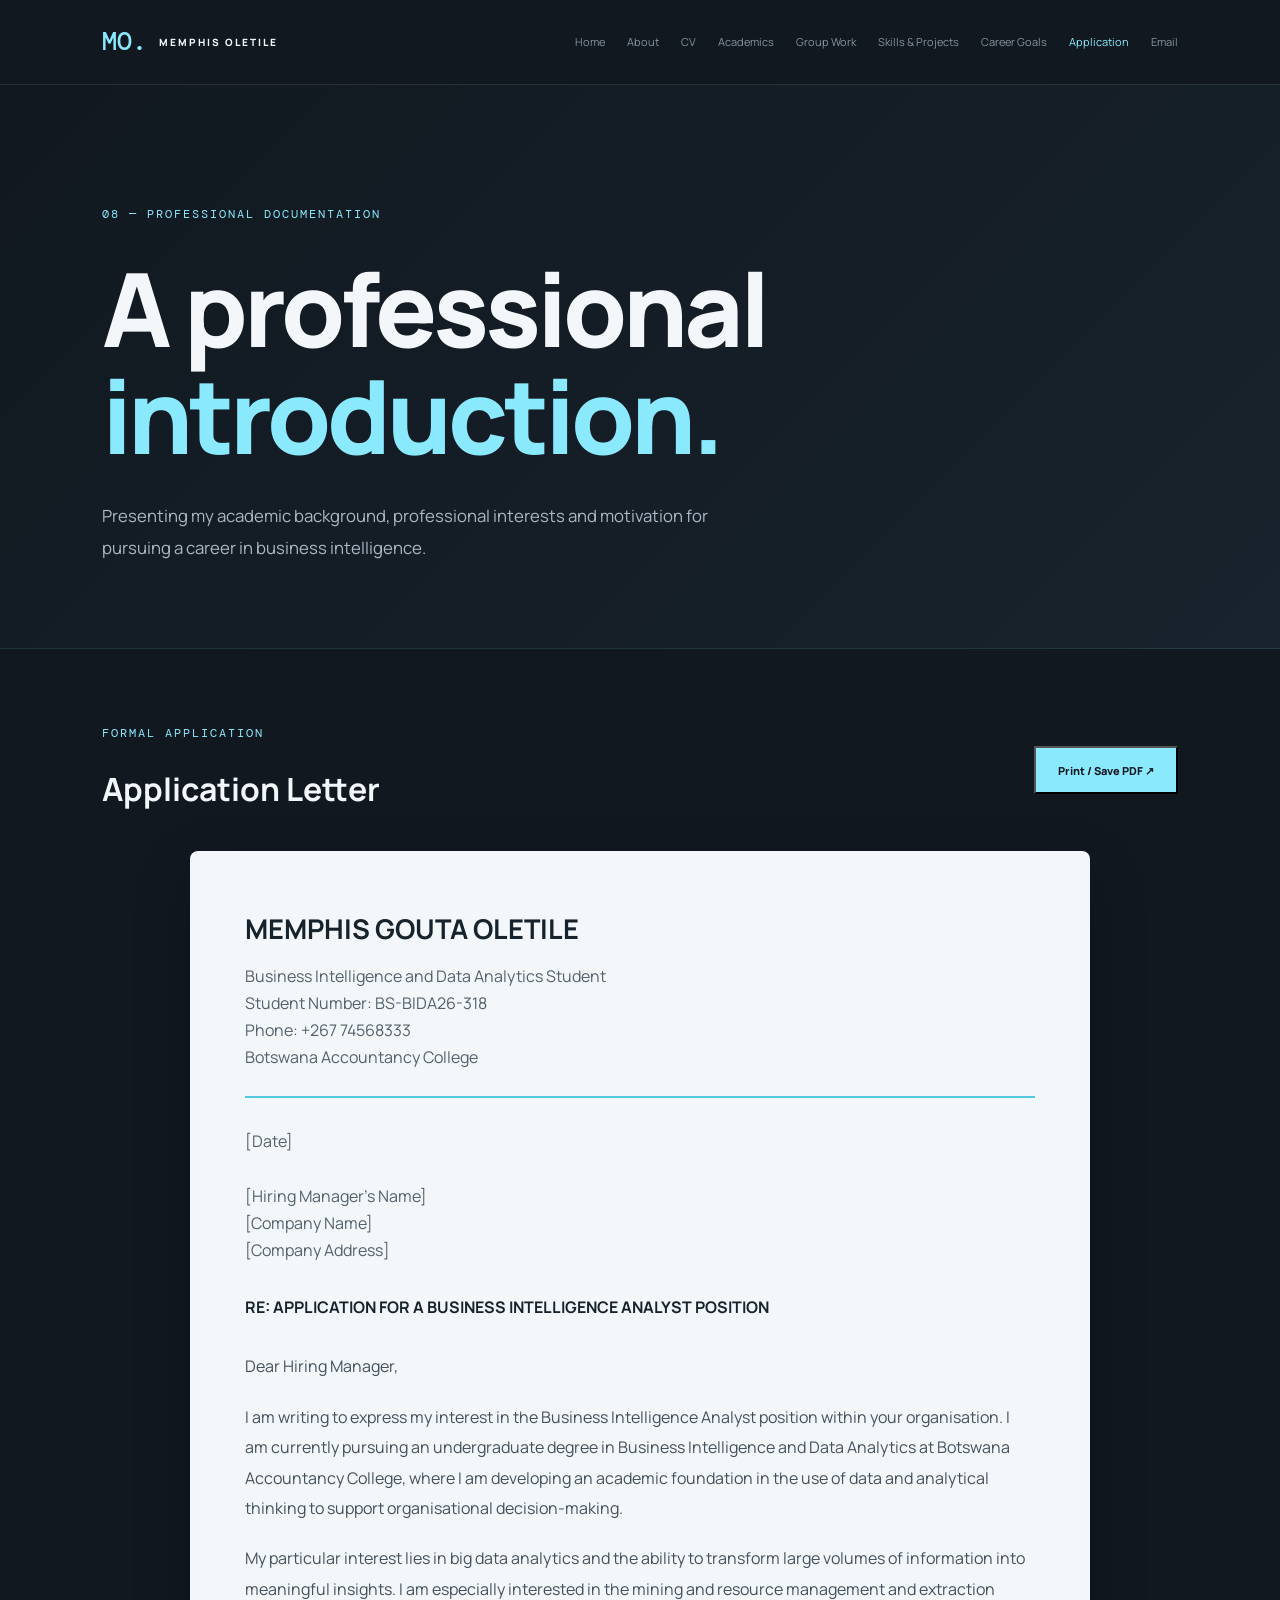
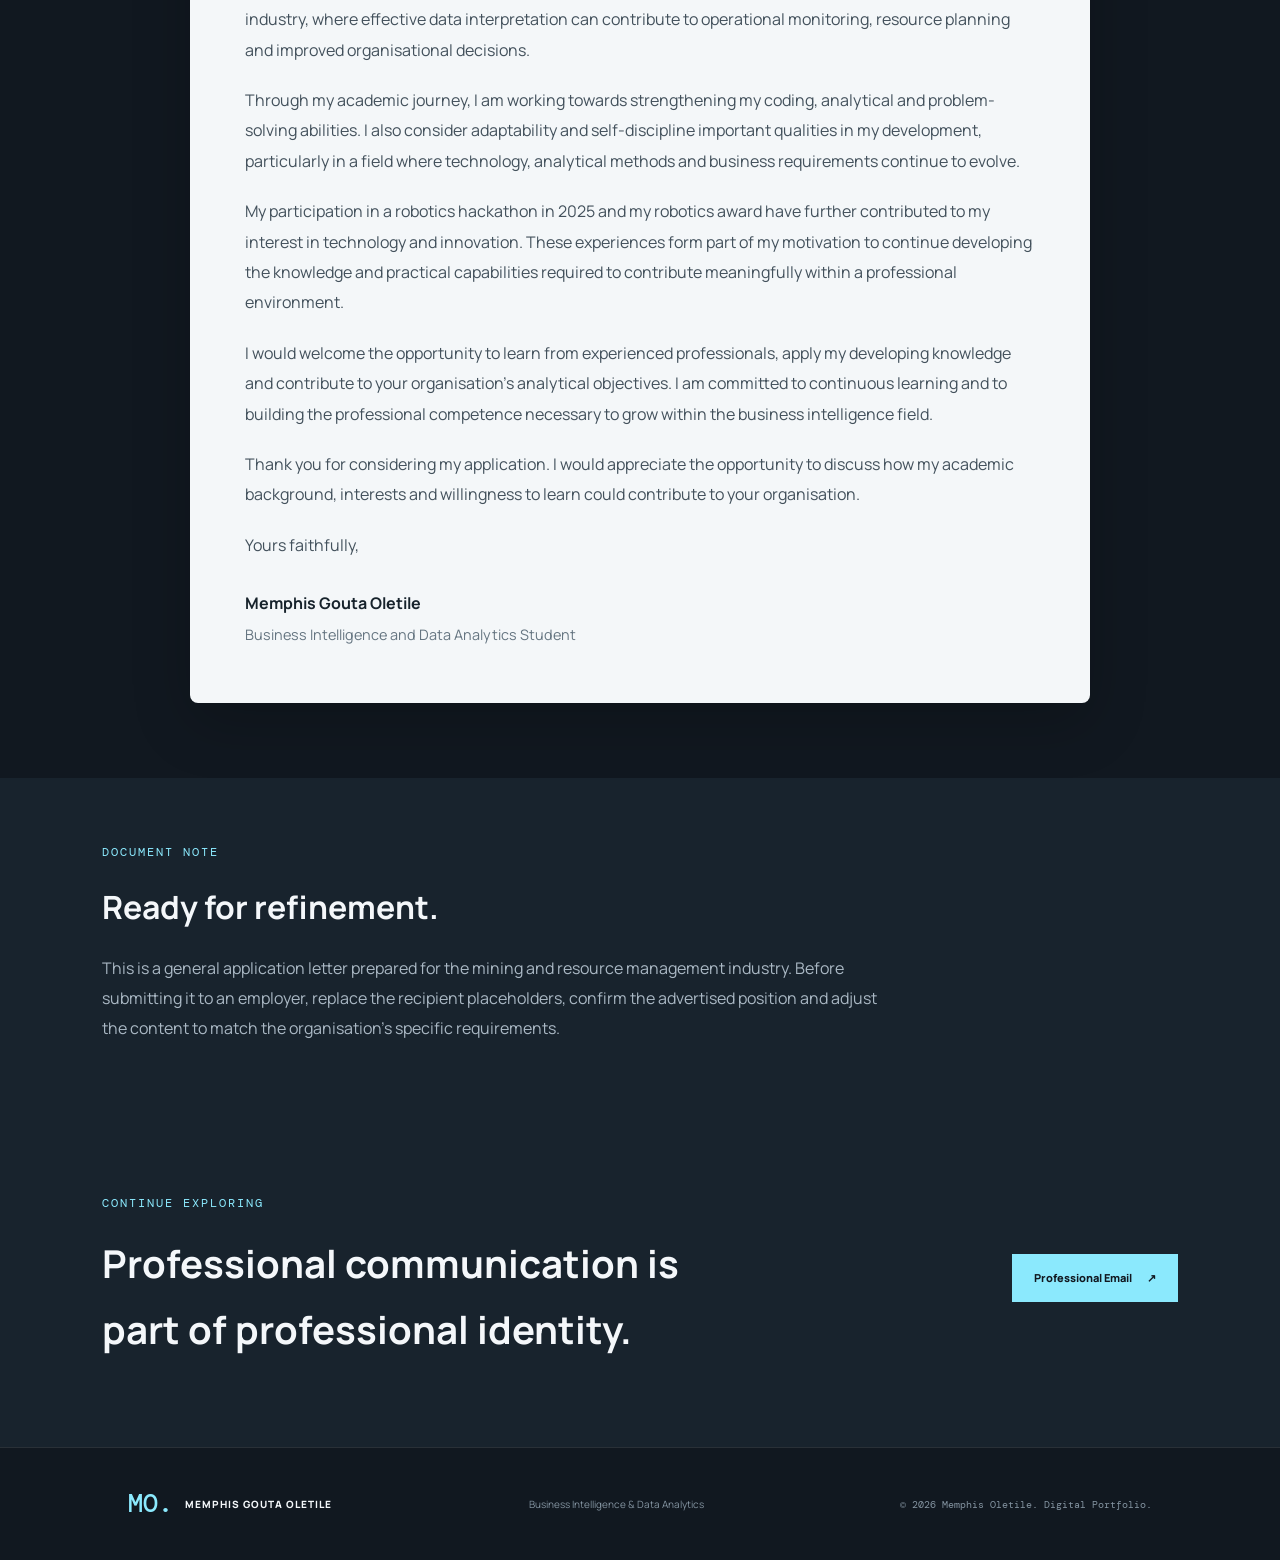
<file: application- letter.html>
<!DOCTYPE html>
<html lang="en">
<head>
    <meta charset="UTF-8">
    <meta name="viewport" content="width=device-width, initial-scale=1.0">
    <meta name="description" content="Professional application letter of Memphis Gouta Oletile for a Business Intelligence Analyst position.">
    <title>Application Letter | Memphis Oletile</title>

    <link rel="stylesheet" href="style.css">

    <link rel="preconnect" href="https://fonts.googleapis.com">
    <link rel="preconnect" href="https://fonts.gstatic.com" crossorigin>
    <link href="https://fonts.googleapis.com/css2?family=DM+Mono:wght@400;500&family=Manrope:wght@400;500;600;700;800&display=swap" rel="stylesheet">
</head>

<body>

    <!-- Navigation -->
    <header class="navbar">
        <a href="index.html" class="logo">
            <span class="logo-mark">MO.</span>
            <span class="logo-name">MEMPHIS OLETILE</span>
        </a>

        <nav class="nav-links">
            <a href="index.html">Home</a>
            <a href="about.html">About</a>
            <a href="cv.html">CV</a>
            <a href="academic-journey.html">Academics</a>
            <a href="group-work.html">Group Work</a>
            <a href="skills-projects.html">Skills & Projects</a>
            <a href="career-aspirations.html">Career Goals</a>
            <a href="application-letter.html" class="active">Application</a>
            <a href="email-template.html">Email</a>
        </nav>
    </header>


    <main>

        <!-- Page Hero -->
        <section class="page-hero application-hero">

            <span class="section-number">08 — PROFESSIONAL DOCUMENTATION</span>

            <h1>
                A professional<br>
                <span>introduction.</span>
            </h1>

            <p>
                Presenting my academic background, professional interests
                and motivation for pursuing a career in business intelligence.
            </p>

        </section>


        <!-- Application Letter -->
        <section class="application-section">

            <div class="application-heading">
                <div>
                    <span class="section-number">FORMAL APPLICATION</span>
                    <h2>Application Letter</h2>
                </div>

                <button class="btn-primary" onclick="window.print()">
                    Print / Save PDF ↗
                </button>
            </div>


            <article class="application-document">

                <div class="application-document-header">
                    <h2>MEMPHIS GOUTA OLETILE</h2>
                    <p>Business Intelligence and Data Analytics Student</p>
                    <p>Student Number: BS-BIDA26-318</p>
                    <p>Phone: +267 74568333</p>
                    <p>Botswana Accountancy College</p>
                </div>


                <div class="application-recipient">
                    <p>[Date]</p>
                    <br>
                    <p>[Hiring Manager's Name]</p>
                    <p>[Company Name]</p>
                    <p>[Company Address]</p>
                </div>


                <div class="application-subject">
                    <p><strong>RE: APPLICATION FOR A BUSINESS INTELLIGENCE ANALYST POSITION</strong></p>
                </div>


                <div class="application-letter-body">

                    <p>Dear Hiring Manager,</p>

                    <p>
                        I am writing to express my interest in the Business
                        Intelligence Analyst position within your organisation.
                        I am currently pursuing an undergraduate degree in
                        Business Intelligence and Data Analytics at Botswana
                        Accountancy College, where I am developing an academic
                        foundation in the use of data and analytical thinking
                        to support organisational decision-making.
                    </p>

                    <p>
                        My particular interest lies in big data analytics and
                        the ability to transform large volumes of information
                        into meaningful insights. I am especially interested
                        in the mining and resource management and extraction
                        industry, where effective data interpretation can
                        contribute to operational monitoring, resource
                        planning and improved organisational decisions.
                    </p>

                    <p>
                        Through my academic journey, I am working towards
                        strengthening my coding, analytical and problem-solving
                        abilities. I also consider adaptability and
                        self-discipline important qualities in my development,
                        particularly in a field where technology, analytical
                        methods and business requirements continue to evolve.
                    </p>

                    <p>
                        My participation in a robotics hackathon in 2025 and
                        my robotics award have further contributed to my
                        interest in technology and innovation. These
                        experiences form part of my motivation to continue
                        developing the knowledge and practical capabilities
                        required to contribute meaningfully within a
                        professional environment.
                    </p>

                    <p>
                        I would welcome the opportunity to learn from
                        experienced professionals, apply my developing
                        knowledge and contribute to your organisation's
                        analytical objectives. I am committed to continuous
                        learning and to building the professional competence
                        necessary to grow within the business intelligence
                        field.
                    </p>

                    <p>
                        Thank you for considering my application. I would
                        appreciate the opportunity to discuss how my
                        academic background, interests and willingness
                        to learn could contribute to your organisation.
                    </p>

                    <p>Yours faithfully,</p>

                    <div class="application-signature">
                        <strong>Memphis Gouta Oletile</strong>
                        <span>Business Intelligence and Data Analytics Student</span>
                    </div>

                </div>

            </article>

        </section>


        <!-- Document Note -->
        <section class="application-note">

            <span class="section-number">DOCUMENT NOTE</span>

            <h2>Ready for refinement.</h2>

            <p>
                This is a general application letter prepared for the
                mining and resource management industry. Before submitting
                it to an employer, replace the recipient placeholders,
                confirm the advertised position and adjust the content
                to match the organisation's specific requirements.
            </p>

        </section>


        <!-- Next Page -->
        <section class="next-page-section">

            <div>
                <span class="section-number">CONTINUE EXPLORING</span>
                <h2>Professional communication is part of professional identity.</h2>
            </div>

            <a href="email-template.html" class="btn-primary">
                Professional Email <span>↗</span>
            </a>

        </section>

    </main>


    <!-- Footer -->
    <footer class="footer">

        <div class="footer-brand">
            <span class="logo-mark">MO.</span>
            <p>MEMPHIS GOUTA OLETILE</p>
        </div>

        <p>Business Intelligence & Data Analytics</p>

        <p class="footer-copy">
            © 2026 Memphis Oletile. Digital Portfolio.
        </p>

    </footer>

</body>
</html>
</file>
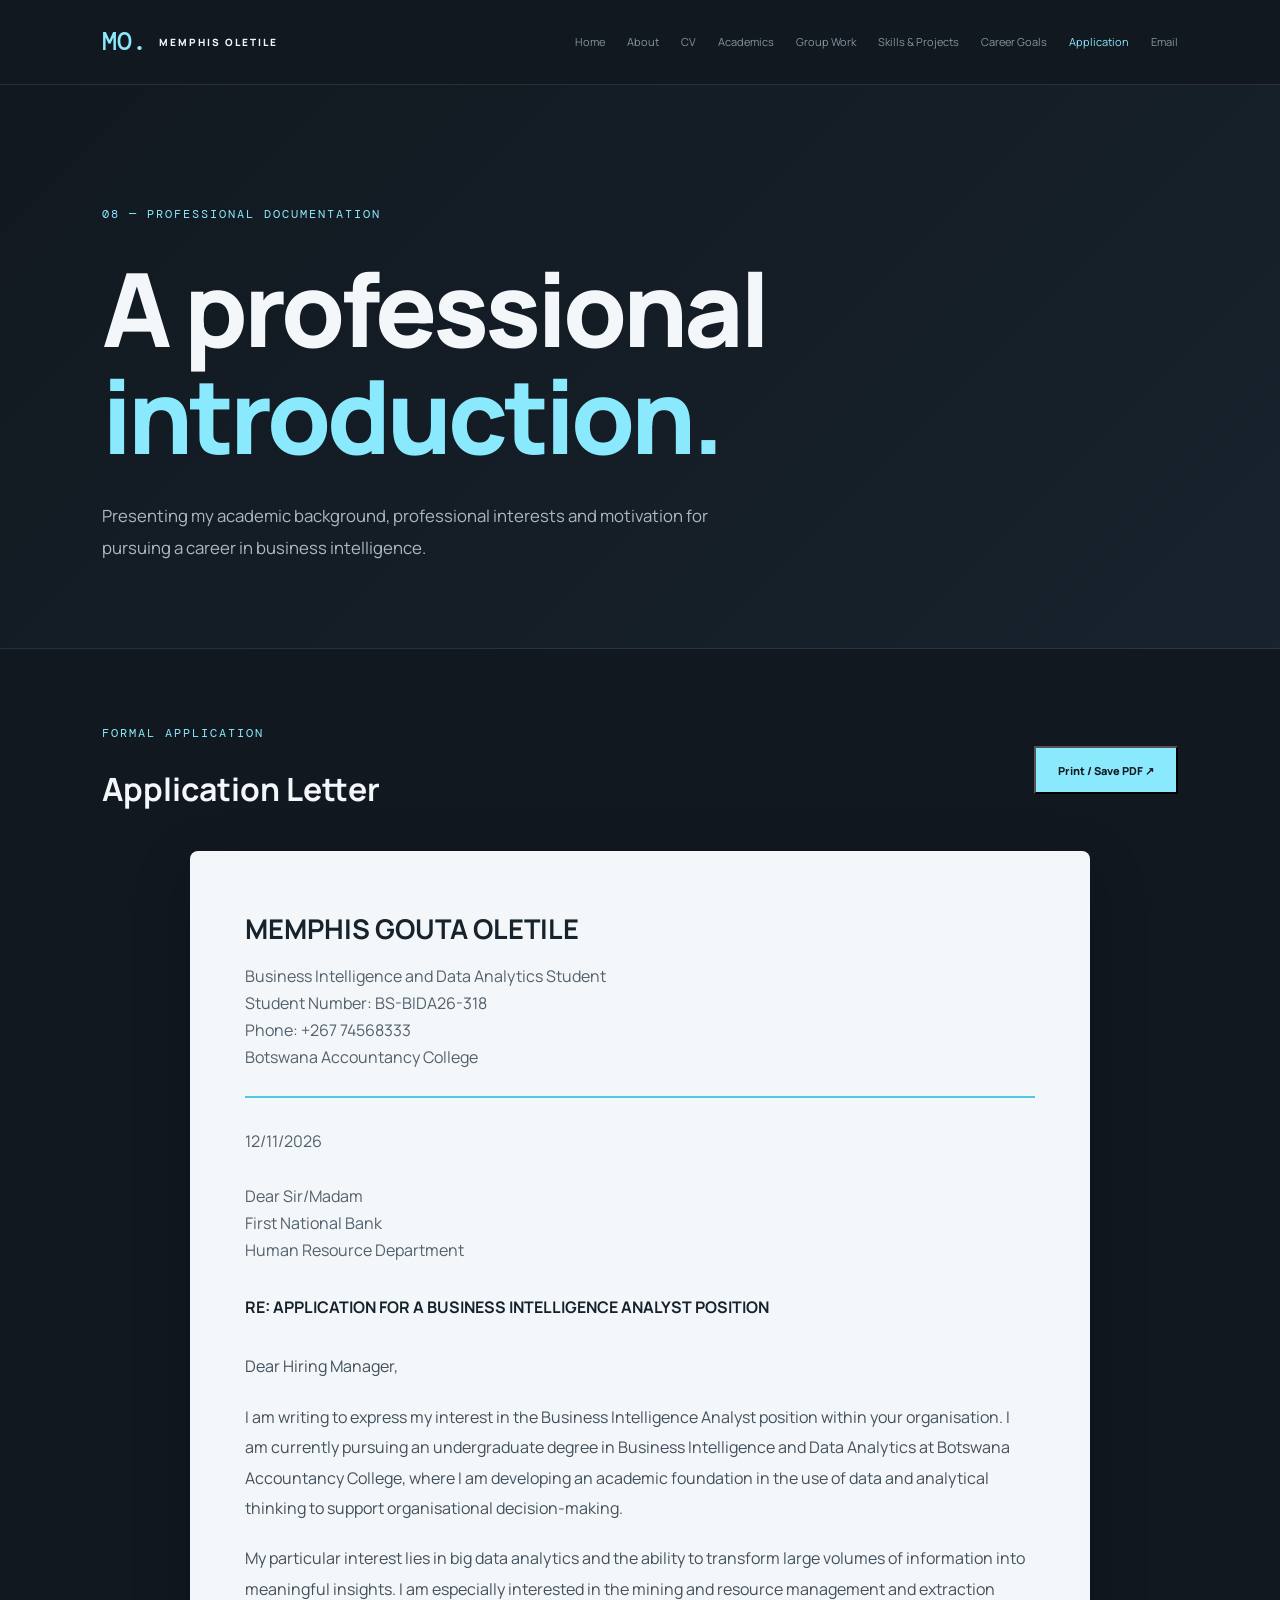
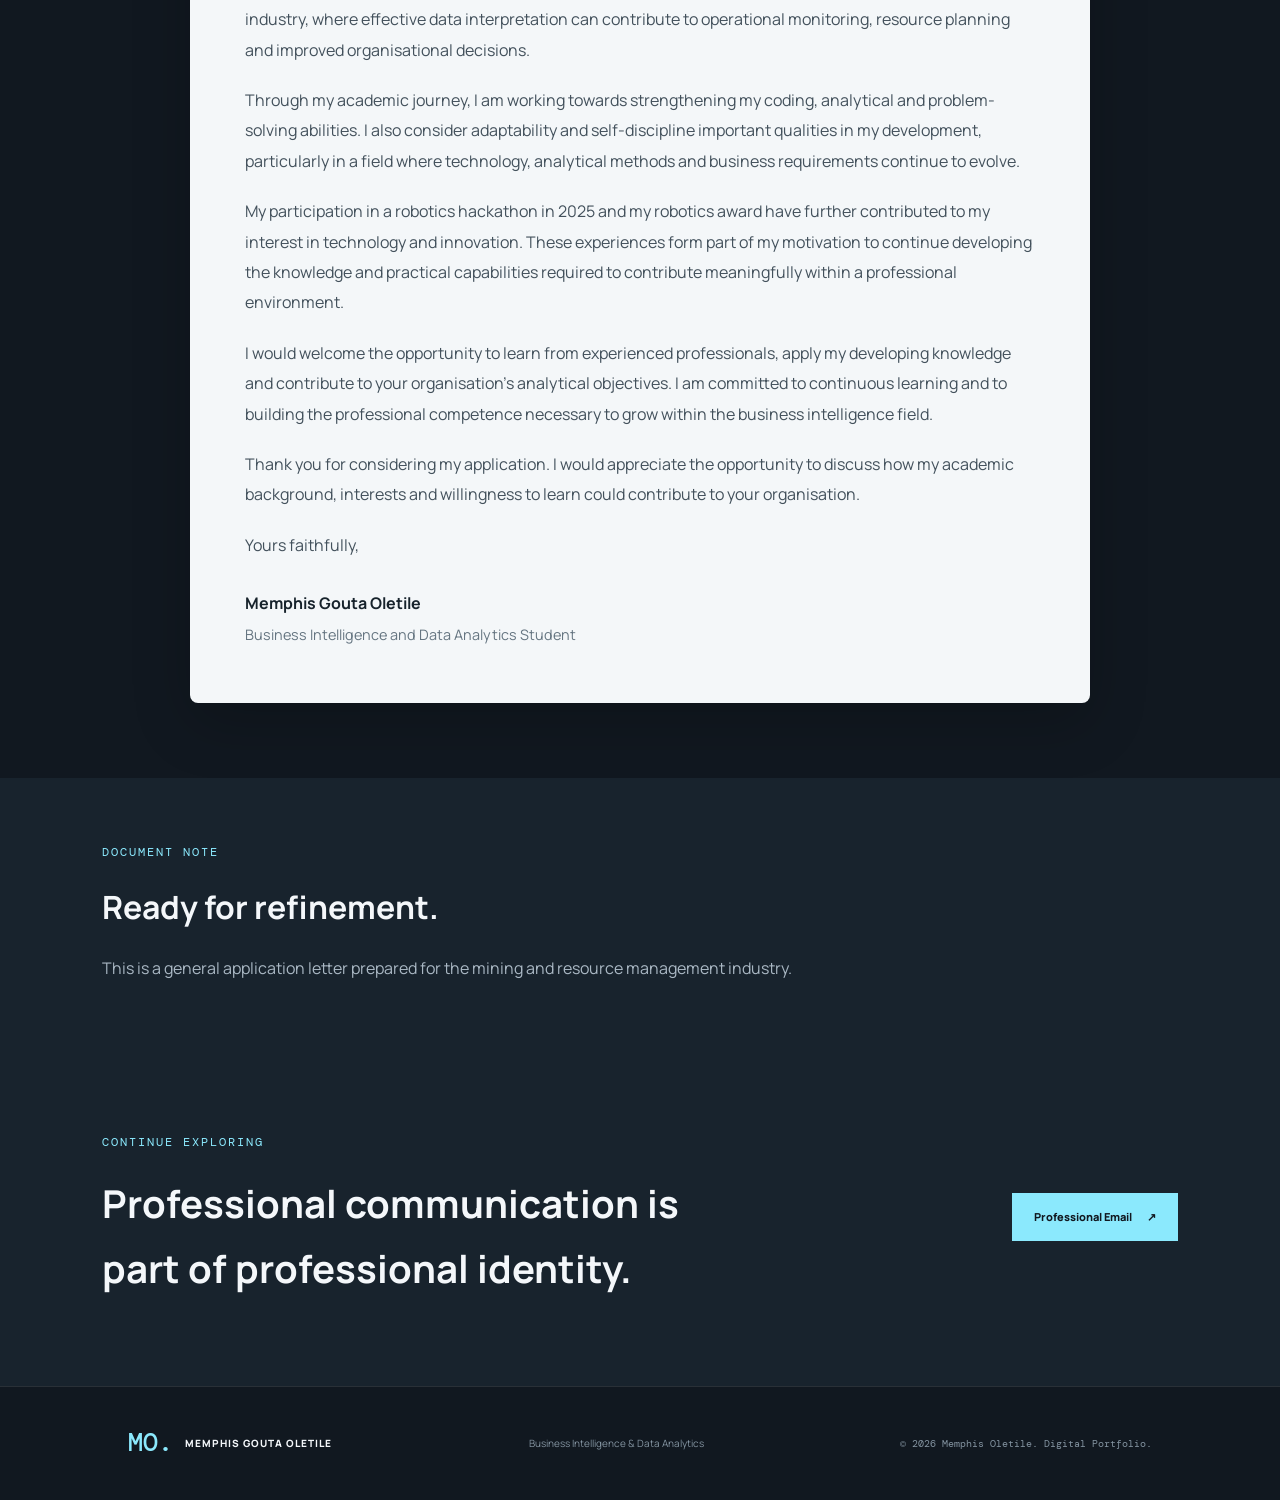
<file: application-letter.html>
<!DOCTYPE html>
<html lang="en">
<head>
    <meta charset="UTF-8">
    <meta name="viewport" content="width=device-width, initial-scale=1.0">
    <meta name="description" content="Professional application letter of Memphis Gouta Oletile for a Business Intelligence Analyst position.">
    <title>Application Letter | Memphis Oletile</title>

    <link rel="stylesheet" href="style.css">

    <link rel="preconnect" href="https://fonts.googleapis.com">
    <link rel="preconnect" href="https://fonts.gstatic.com" crossorigin>
    <link href="https://fonts.googleapis.com/css2?family=DM+Mono:wght@400;500&family=Manrope:wght@400;500;600;700;800&display=swap" rel="stylesheet">
</head>

<body>

    <!-- Navigation -->
    <header class="navbar">
        <a href="index.html" class="logo">
            <span class="logo-mark">MO.</span>
            <span class="logo-name">MEMPHIS OLETILE</span>
        </a>

        <nav class="nav-links">
            <a href="index.html">Home</a>
            <a href="about.html">About</a>
            <a href="cv.html">CV</a>
            <a href="academic-journey.html">Academics</a>
            <a href="group-work.html">Group Work</a>
            <a href="skills-projects.html">Skills & Projects</a>
            <a href="career-aspirations.html">Career Goals</a>
            <a href="application-letter.html" class="active">Application</a>
            <a href="email-template.html">Email</a>
        </nav>
    </header>


    <main>

        <!-- Page Hero -->
        <section class="page-hero application-hero">

            <span class="section-number">08 — PROFESSIONAL DOCUMENTATION</span>

            <h1>
                A professional<br>
                <span>introduction.</span>
            </h1>

            <p>
                Presenting my academic background, professional interests
                and motivation for pursuing a career in business intelligence.
            </p>

        </section>


        <!-- Application Letter -->
        <section class="application-section">

            <div class="application-heading">
                <div>
                    <span class="section-number">FORMAL APPLICATION</span>
                    <h2>Application Letter</h2>
                </div>

                <button class="btn-primary" onclick="window.print()">
                    Print / Save PDF ↗
                </button>
            </div>


            <article class="application-document">

                <div class="application-document-header">
                    <h2>MEMPHIS GOUTA OLETILE</h2>
                    <p>Business Intelligence and Data Analytics Student</p>
                    <p>Student Number: BS-BIDA26-318</p>
                    <p>Phone: +267 74568333</p>
                    <p>Botswana Accountancy College</p>
                </div>


                <div class="application-recipient">
                    <p>12/11/2026</p>
                    <br>
                    <p>Dear Sir/Madam</p>
                    <p>First National Bank</p>
                    <p>Human Resource Department</p>
                </div>


                <div class="application-subject">
                    <p><strong>RE: APPLICATION FOR A BUSINESS INTELLIGENCE ANALYST POSITION</strong></p>
                </div>


                <div class="application-letter-body">

                    <p>Dear Hiring Manager,</p>

                    <p>
                        I am writing to express my interest in the Business
                        Intelligence Analyst position within your organisation.
                        I am currently pursuing an undergraduate degree in
                        Business Intelligence and Data Analytics at Botswana
                        Accountancy College, where I am developing an academic
                        foundation in the use of data and analytical thinking
                        to support organisational decision-making.
                    </p>

                    <p>
                        My particular interest lies in big data analytics and
                        the ability to transform large volumes of information
                        into meaningful insights. I am especially interested
                        in the mining and resource management and extraction
                        industry, where effective data interpretation can
                        contribute to operational monitoring, resource
                        planning and improved organisational decisions.
                    </p>

                    <p>
                        Through my academic journey, I am working towards
                        strengthening my coding, analytical and problem-solving
                        abilities. I also consider adaptability and
                        self-discipline important qualities in my development,
                        particularly in a field where technology, analytical
                        methods and business requirements continue to evolve.
                    </p>

                    <p>
                        My participation in a robotics hackathon in 2025 and
                        my robotics award have further contributed to my
                        interest in technology and innovation. These
                        experiences form part of my motivation to continue
                        developing the knowledge and practical capabilities
                        required to contribute meaningfully within a
                        professional environment.
                    </p>

                    <p>
                        I would welcome the opportunity to learn from
                        experienced professionals, apply my developing
                        knowledge and contribute to your organisation's
                        analytical objectives. I am committed to continuous
                        learning and to building the professional competence
                        necessary to grow within the business intelligence
                        field.
                    </p>

                    <p>
                        Thank you for considering my application. I would
                        appreciate the opportunity to discuss how my
                        academic background, interests and willingness
                        to learn could contribute to your organisation.
                    </p>

                    <p>Yours faithfully,</p>

                    <div class="application-signature">
                        <strong>Memphis Gouta Oletile</strong>
                        <span>Business Intelligence and Data Analytics Student</span>
                    </div>

                </div>

            </article>

        </section>


        <!-- Document Note -->
        <section class="application-note">

            <span class="section-number">DOCUMENT NOTE</span>

            <h2>Ready for refinement.</h2>

            <p>
                This is a general application letter prepared for the
                mining and resource management industry.
            </p>

        </section>


        <!-- Next Page -->
        <section class="next-page-section">

            <div>
                <span class="section-number">CONTINUE EXPLORING</span>
                <h2>Professional communication is part of professional identity.</h2>
            </div>

            <a href="email-template.html" class="btn-primary">
                Professional Email <span>↗</span>
            </a>

        </section>

    </main>


    <!-- Footer -->
    <footer class="footer">

        <div class="footer-brand">
            <span class="logo-mark">MO.</span>
            <p>MEMPHIS GOUTA OLETILE</p>
        </div>

        <p>Business Intelligence & Data Analytics</p>

        <p class="footer-copy">
            © 2026 Memphis Oletile. Digital Portfolio.
        </p>

    </footer>

</body>
</html>
</file>
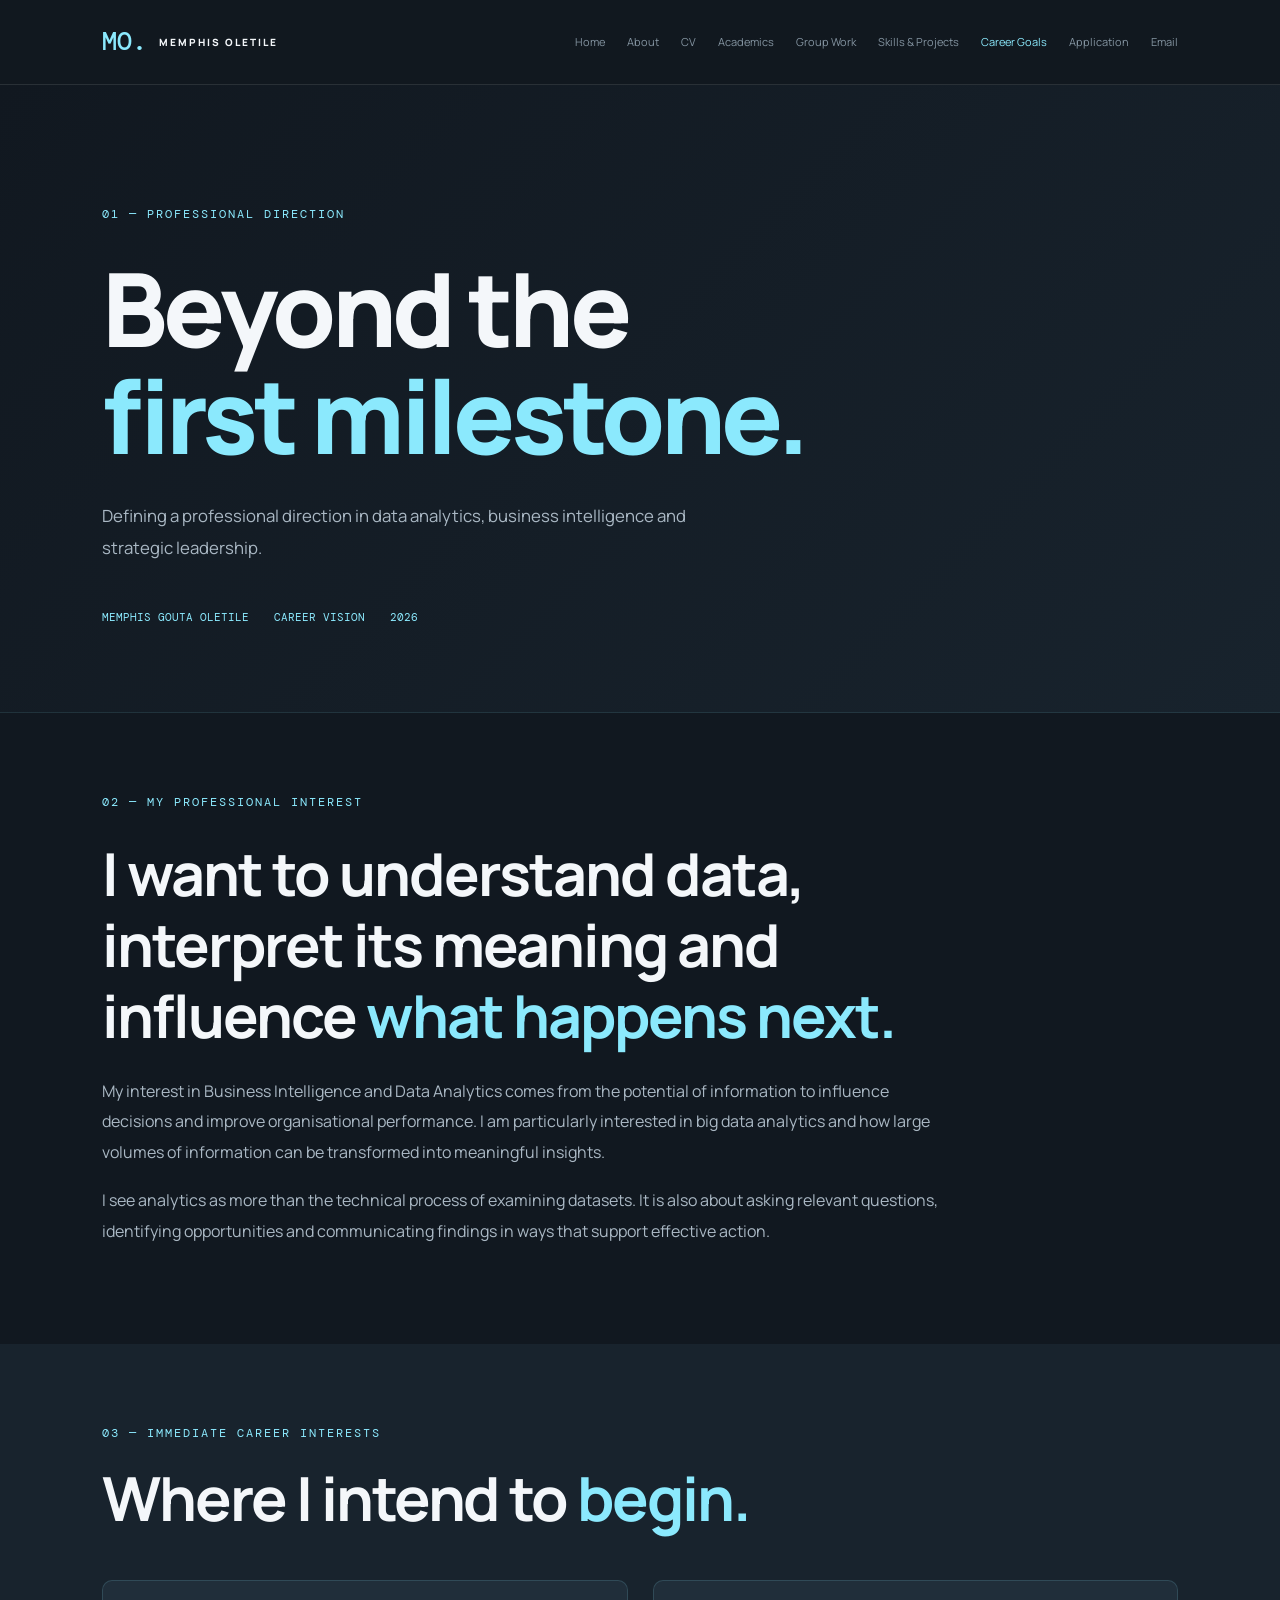
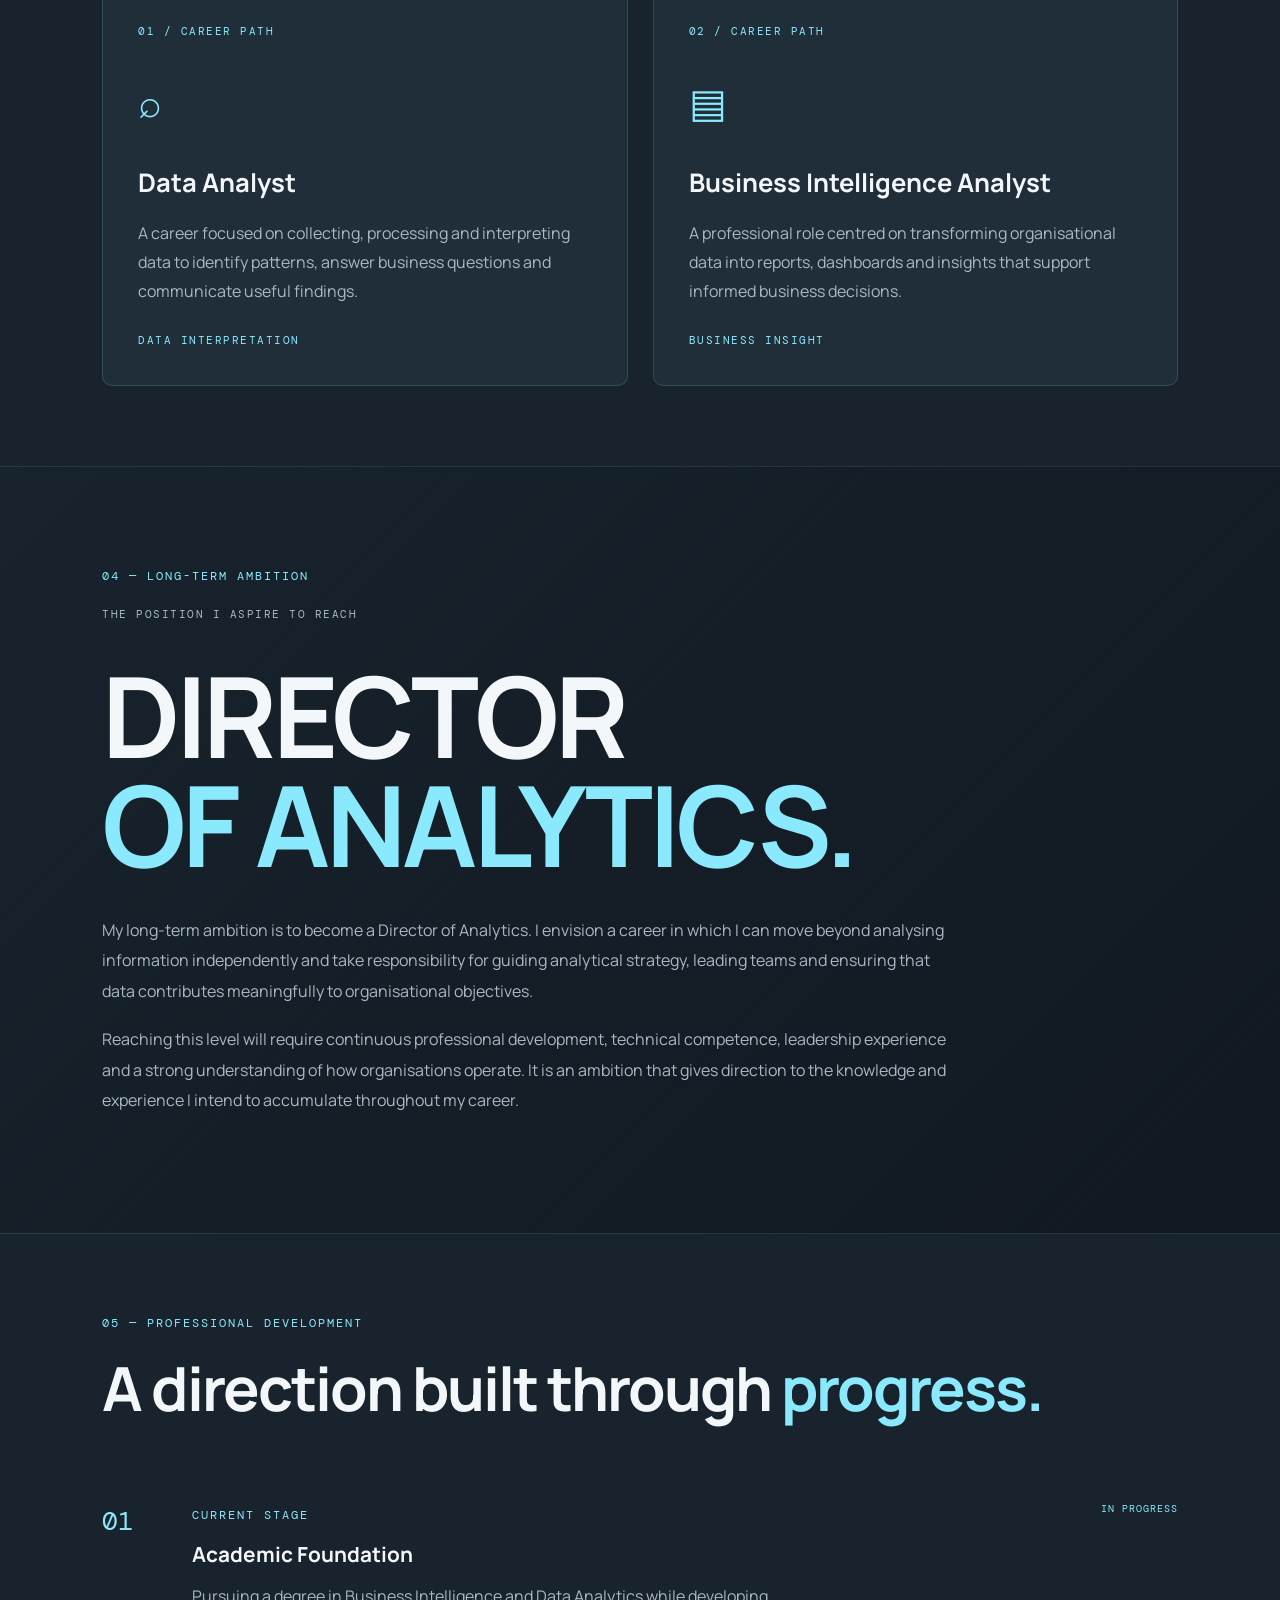
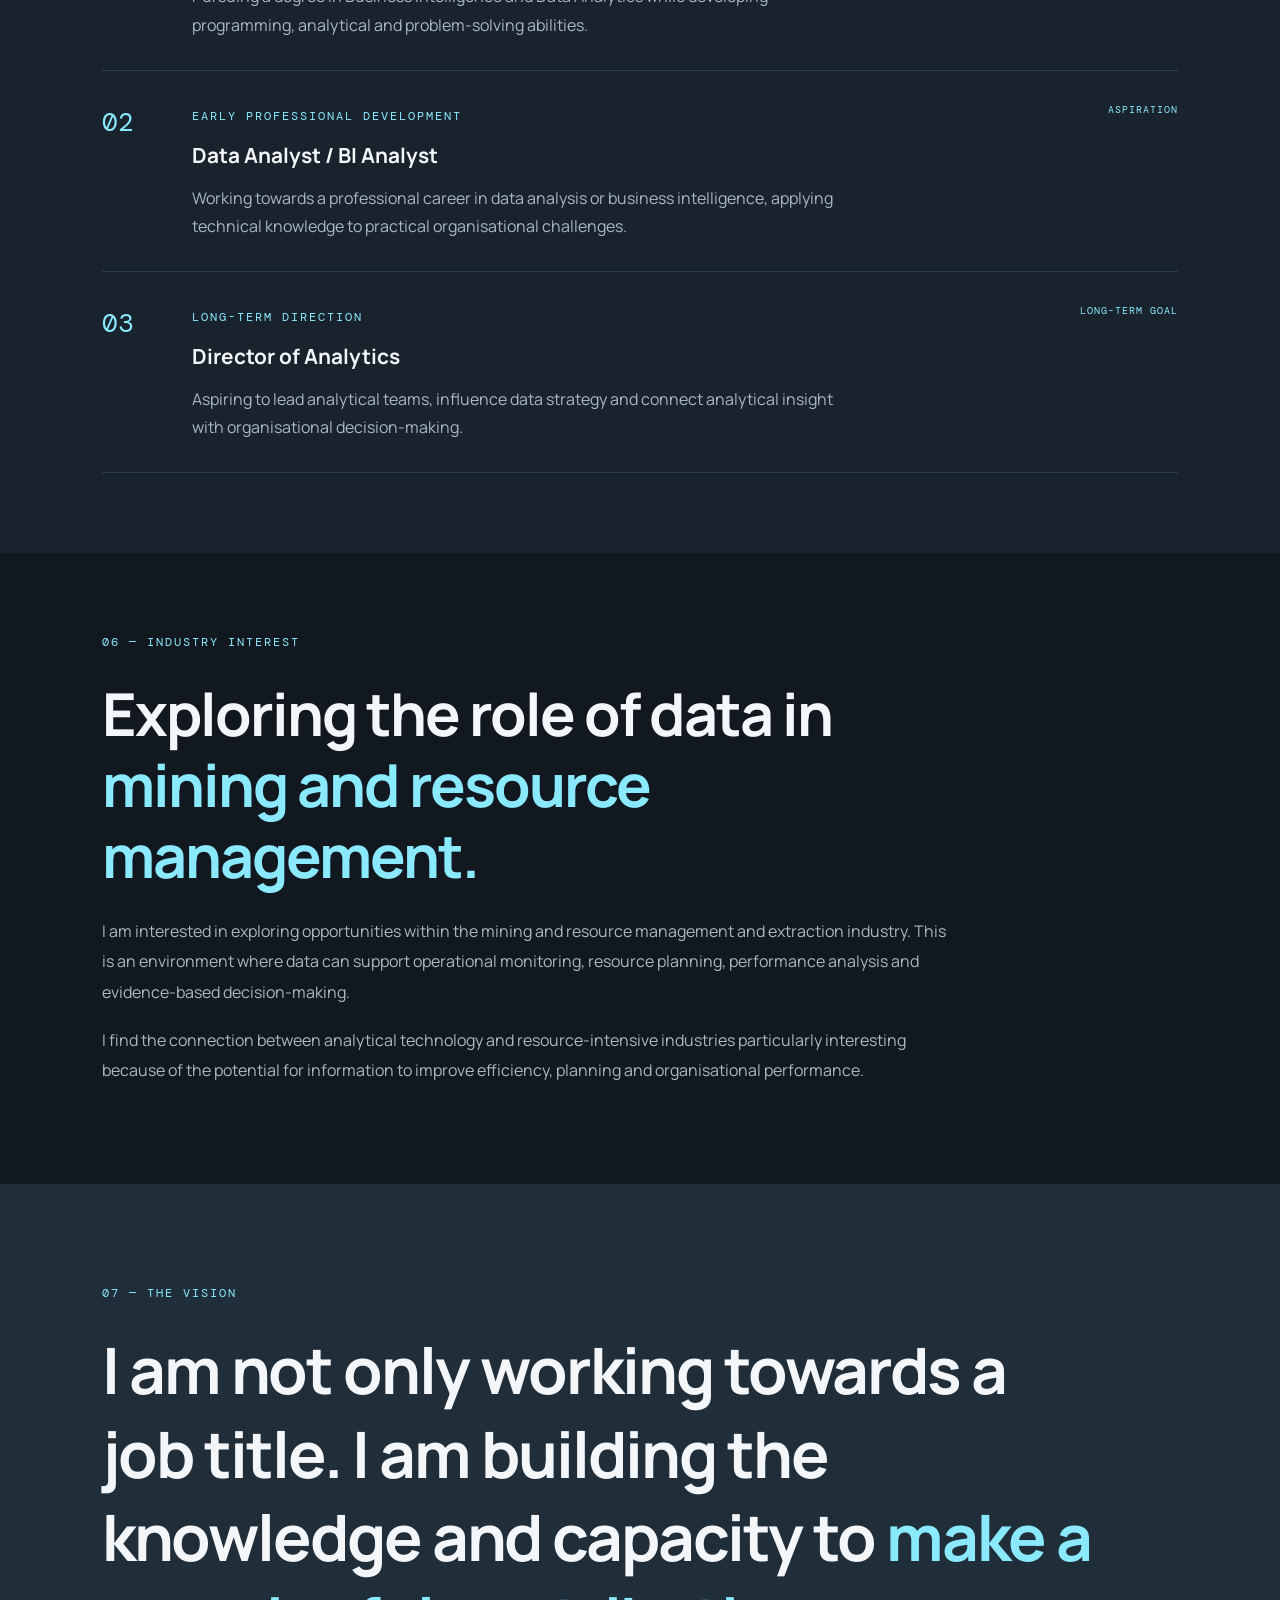
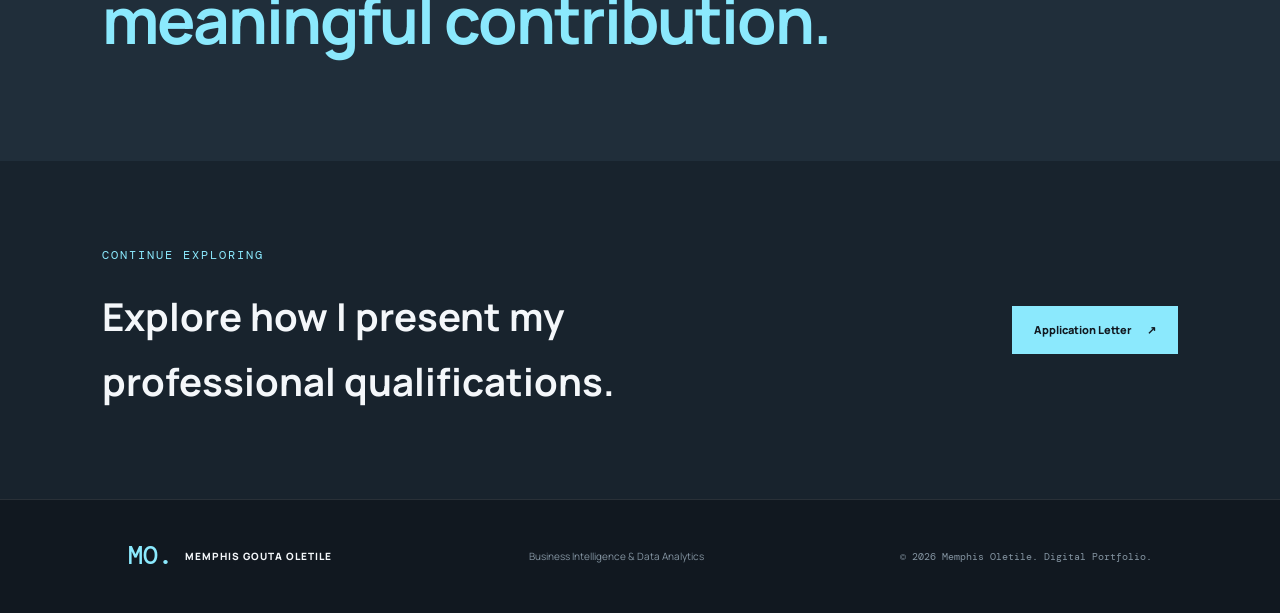
<file: career-aspirations.html>
<!DOCTYPE html>
<html lang="en">
<head>
    <meta charset="UTF-8">
    <meta name="viewport" content="width=device-width, initial-scale=1.0">
    <meta name="description" content="Memphis Oletile's professional interests and long-term ambition of becoming a Director of Analytics.">
    <title>Career Aspirations | Memphis Oletile</title>

    <link rel="stylesheet" href="style.css">

    <link rel="preconnect" href="https://fonts.googleapis.com">
    <link rel="preconnect" href="https://fonts.gstatic.com" crossorigin>
    <link href="https://fonts.googleapis.com/css2?family=DM+Mono:wght@400;500&family=Manrope:wght@400;500;600;700;800&display=swap" rel="stylesheet">
</head>

<body>

    <!-- Navigation -->
    <header class="navbar">
        <a href="index.html" class="logo">
            <span class="logo-mark">MO.</span>
            <span class="logo-name">MEMPHIS OLETILE</span>
        </a>

        <nav class="nav-links">
            <a href="index.html">Home</a>
            <a href="about.html">About</a>
            <a href="cv.html">CV</a>
            <a href="academic-journey.html">Academics</a>
            <a href="group-work.html">Group Work</a>
            <a href="skills-projects.html">Skills & Projects</a>
            <a href="career-aspirations.html" class="active">Career Goals</a>
            <a href="application-letter.html">Application</a>
            <a href="email-template.html">Email</a>
        </nav>
    </header>


    <main>

        <!-- Career Hero -->
        <section class="blog-hero career-hero">

            <span class="section-number">01 — PROFESSIONAL DIRECTION</span>

            <h1>
                Beyond the<br>
                <span>first milestone.</span>
            </h1>

            <p>
                Defining a professional direction in data analytics,
                business intelligence and strategic leadership.
            </p>

            <div class="blog-meta">
                <span>MEMPHIS GOUTA OLETILE</span>
                <span>CAREER VISION</span>
                <span>2026</span>
            </div>

        </section>


        <!-- Career Introduction -->
        <section class="career-introduction">

            <span class="section-number">02 — MY PROFESSIONAL INTEREST</span>

            <h2>
                I want to understand data, interpret its meaning
                and influence <span>what happens next.</span>
            </h2>

            <p>
                My interest in Business Intelligence and Data Analytics
                comes from the potential of information to influence
                decisions and improve organisational performance.
                I am particularly interested in big data analytics and
                how large volumes of information can be transformed
                into meaningful insights.
            </p>

            <p>
                I see analytics as more than the technical process of
                examining datasets. It is also about asking relevant
                questions, identifying opportunities and communicating
                findings in ways that support effective action.
            </p>

        </section>


        <!-- Career Paths -->
        <section class="career-options">

            <div class="section-heading">
                <span class="section-number">03 — IMMEDIATE CAREER INTERESTS</span>
                <h2>Where I intend to <span>begin.</span></h2>
            </div>

            <div class="career-grid">

                <div class="career-card">

                    <span class="career-card-number">01 / CAREER PATH</span>

                    <div class="career-icon">⌕</div>

                    <h3>Data Analyst</h3>

                    <p>
                        A career focused on collecting, processing and
                        interpreting data to identify patterns, answer
                        business questions and communicate useful findings.
                    </p>

                    <div class="career-keyword">
                        DATA INTERPRETATION
                    </div>

                </div>


                <div class="career-card">

                    <span class="career-card-number">02 / CAREER PATH</span>

                    <div class="career-icon">▤</div>

                    <h3>Business Intelligence Analyst</h3>

                    <p>
                        A professional role centred on transforming
                        organisational data into reports, dashboards
                        and insights that support informed business
                        decisions.
                    </p>

                    <div class="career-keyword">
                        BUSINESS INSIGHT
                    </div>

                </div>

            </div>

        </section>


        <!-- Long Term Vision -->
        <section class="long-term-vision">

            <span class="section-number">04 — LONG-TERM AMBITION</span>

            <p class="vision-overline">THE POSITION I ASPIRE TO REACH</p>

            <h2>
                DIRECTOR<br>
                <span>OF ANALYTICS.</span>
            </h2>

            <p>
                My long-term ambition is to become a Director of Analytics.
                I envision a career in which I can move beyond analysing
                information independently and take responsibility for
                guiding analytical strategy, leading teams and ensuring
                that data contributes meaningfully to organisational
                objectives.
            </p>

            <p>
                Reaching this level will require continuous professional
                development, technical competence, leadership experience
                and a strong understanding of how organisations operate.
                It is an ambition that gives direction to the knowledge
                and experience I intend to accumulate throughout my career.
            </p>

        </section>


        <!-- Career Development Roadmap -->
        <section class="career-roadmap">

            <div class="section-heading">
                <span class="section-number">05 — PROFESSIONAL DEVELOPMENT</span>
                <h2>A direction built through <span>progress.</span></h2>
            </div>

            <div class="roadmap-list">

                <div class="roadmap-item">
                    <span class="roadmap-number">01</span>

                    <div>
                        <span class="panel-label">CURRENT STAGE</span>
                        <h3>Academic Foundation</h3>

                        <p>
                            Pursuing a degree in Business Intelligence
                            and Data Analytics while developing
                            programming, analytical and problem-solving
                            abilities.
                        </p>
                    </div>

                    <span class="roadmap-status">IN PROGRESS</span>
                </div>


                <div class="roadmap-item">
                    <span class="roadmap-number">02</span>

                    <div>
                        <span class="panel-label">EARLY PROFESSIONAL DEVELOPMENT</span>
                        <h3>Data Analyst / BI Analyst</h3>

                        <p>
                            Working towards a professional career in
                            data analysis or business intelligence,
                            applying technical knowledge to practical
                            organisational challenges.
                        </p>
                    </div>

                    <span class="roadmap-status">ASPIRATION</span>
                </div>


                <div class="roadmap-item">
                    <span class="roadmap-number">03</span>

                    <div>
                        <span class="panel-label">LONG-TERM DIRECTION</span>
                        <h3>Director of Analytics</h3>

                        <p>
                            Aspiring to lead analytical teams, influence
                            data strategy and connect analytical insight
                            with organisational decision-making.
                        </p>
                    </div>

                    <span class="roadmap-status">LONG-TERM GOAL</span>
                </div>

            </div>

        </section>


        <!-- Industry Interest -->
        <section class="industry-section">

            <span class="section-number">06 — INDUSTRY INTEREST</span>

            <h2>
                Exploring the role of data in
                <span>mining and resource management.</span>
            </h2>

            <p>
                I am interested in exploring opportunities within the
                mining and resource management and extraction industry.
                This is an environment where data can support operational
                monitoring, resource planning, performance analysis
                and evidence-based decision-making.
            </p>

            <p>
                I find the connection between analytical technology
                and resource-intensive industries particularly
                interesting because of the potential for information
                to improve efficiency, planning and organisational
                performance.
            </p>

        </section>


        <!-- Closing Statement -->
        <section class="career-closing">

            <span class="section-number">07 — THE VISION</span>

            <h2>
                I am not only working towards a job title.
                I am building the knowledge and capacity
                to <span>make a meaningful contribution.</span>
            </h2>

        </section>


        <!-- Next Page -->
        <section class="next-page-section">

            <div>
                <span class="section-number">CONTINUE EXPLORING</span>
                <h2>Explore how I present my professional qualifications.</h2>
            </div>

            <a href="application-letter.html" class="btn-primary">
                Application Letter <span>↗</span>
            </a>

        </section>

    </main>


    <!-- Footer -->
    <footer class="footer">

        <div class="footer-brand">
            <span class="logo-mark">MO.</span>
            <p>MEMPHIS GOUTA OLETILE</p>
        </div>

        <p>Business Intelligence & Data Analytics</p>

        <p class="footer-copy">
            © 2026 Memphis Oletile. Digital Portfolio.
        </p>

    </footer>

</body>
</html>
</file>
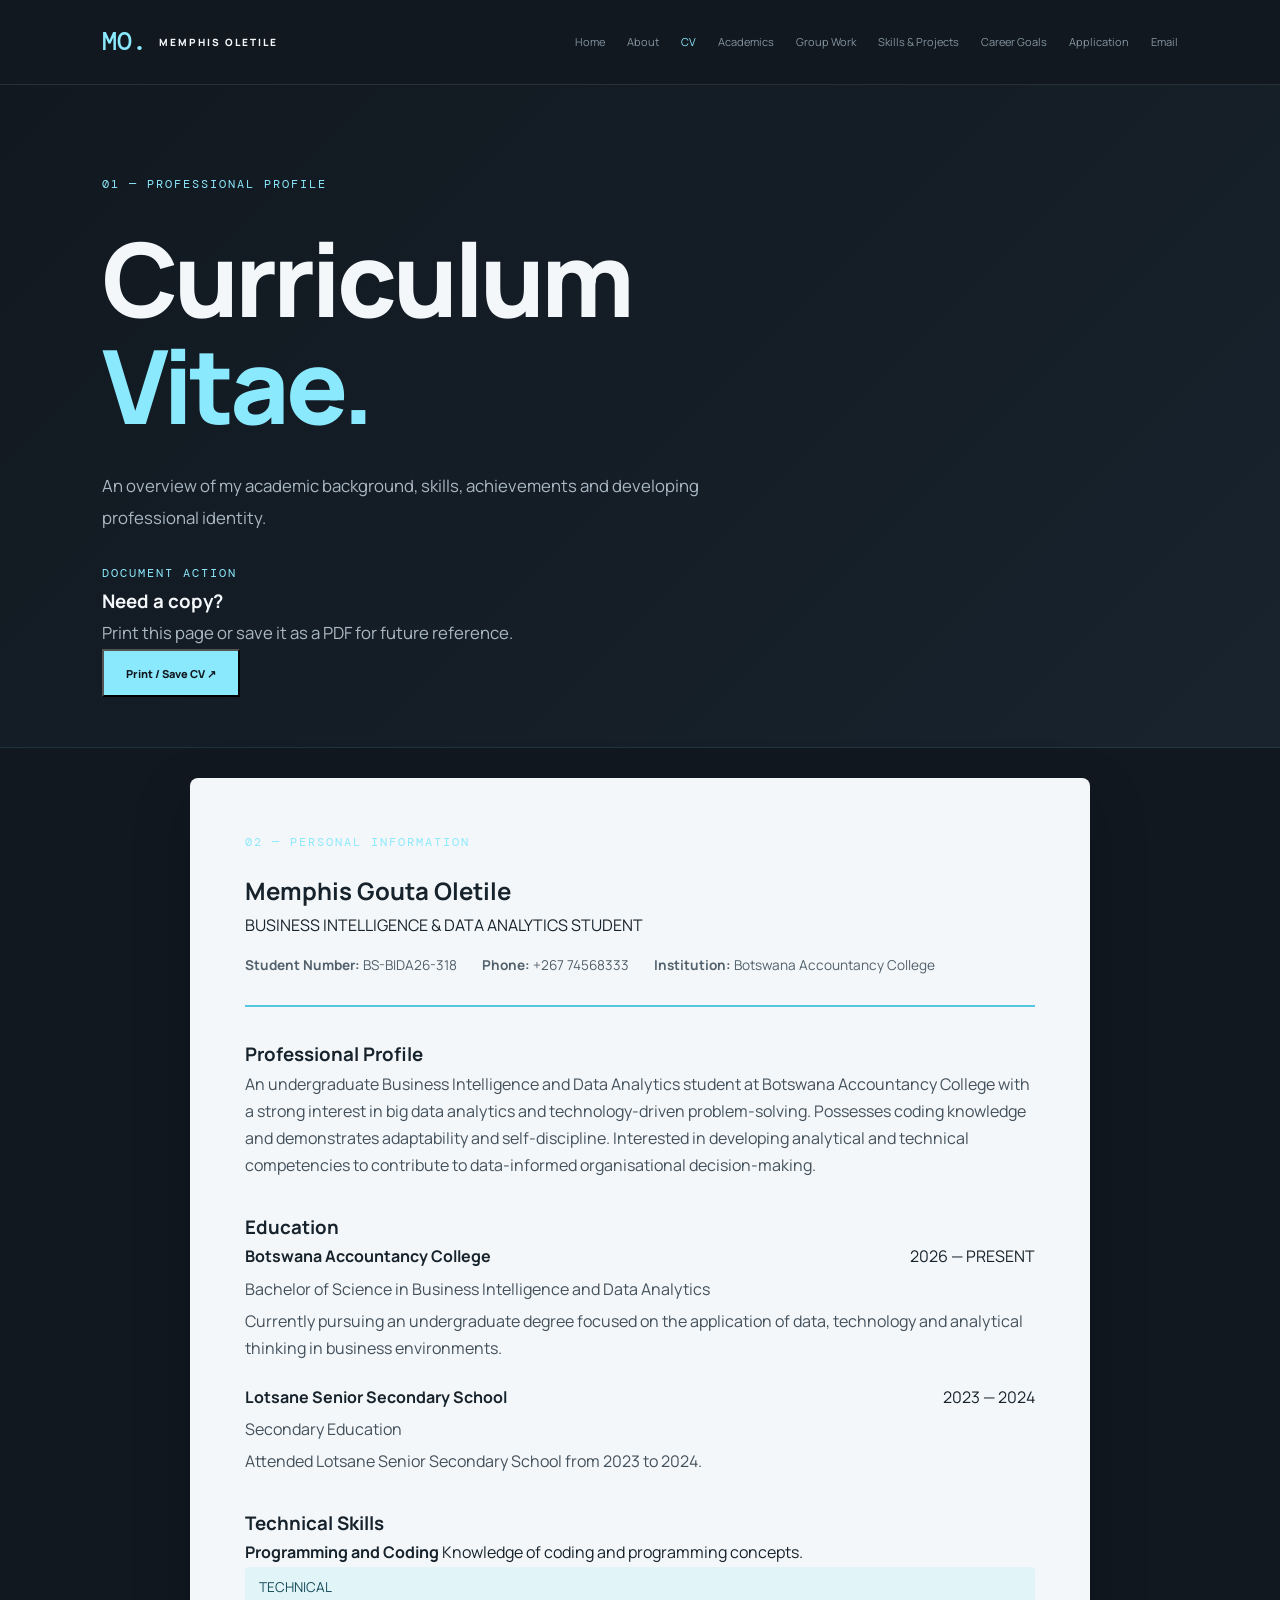
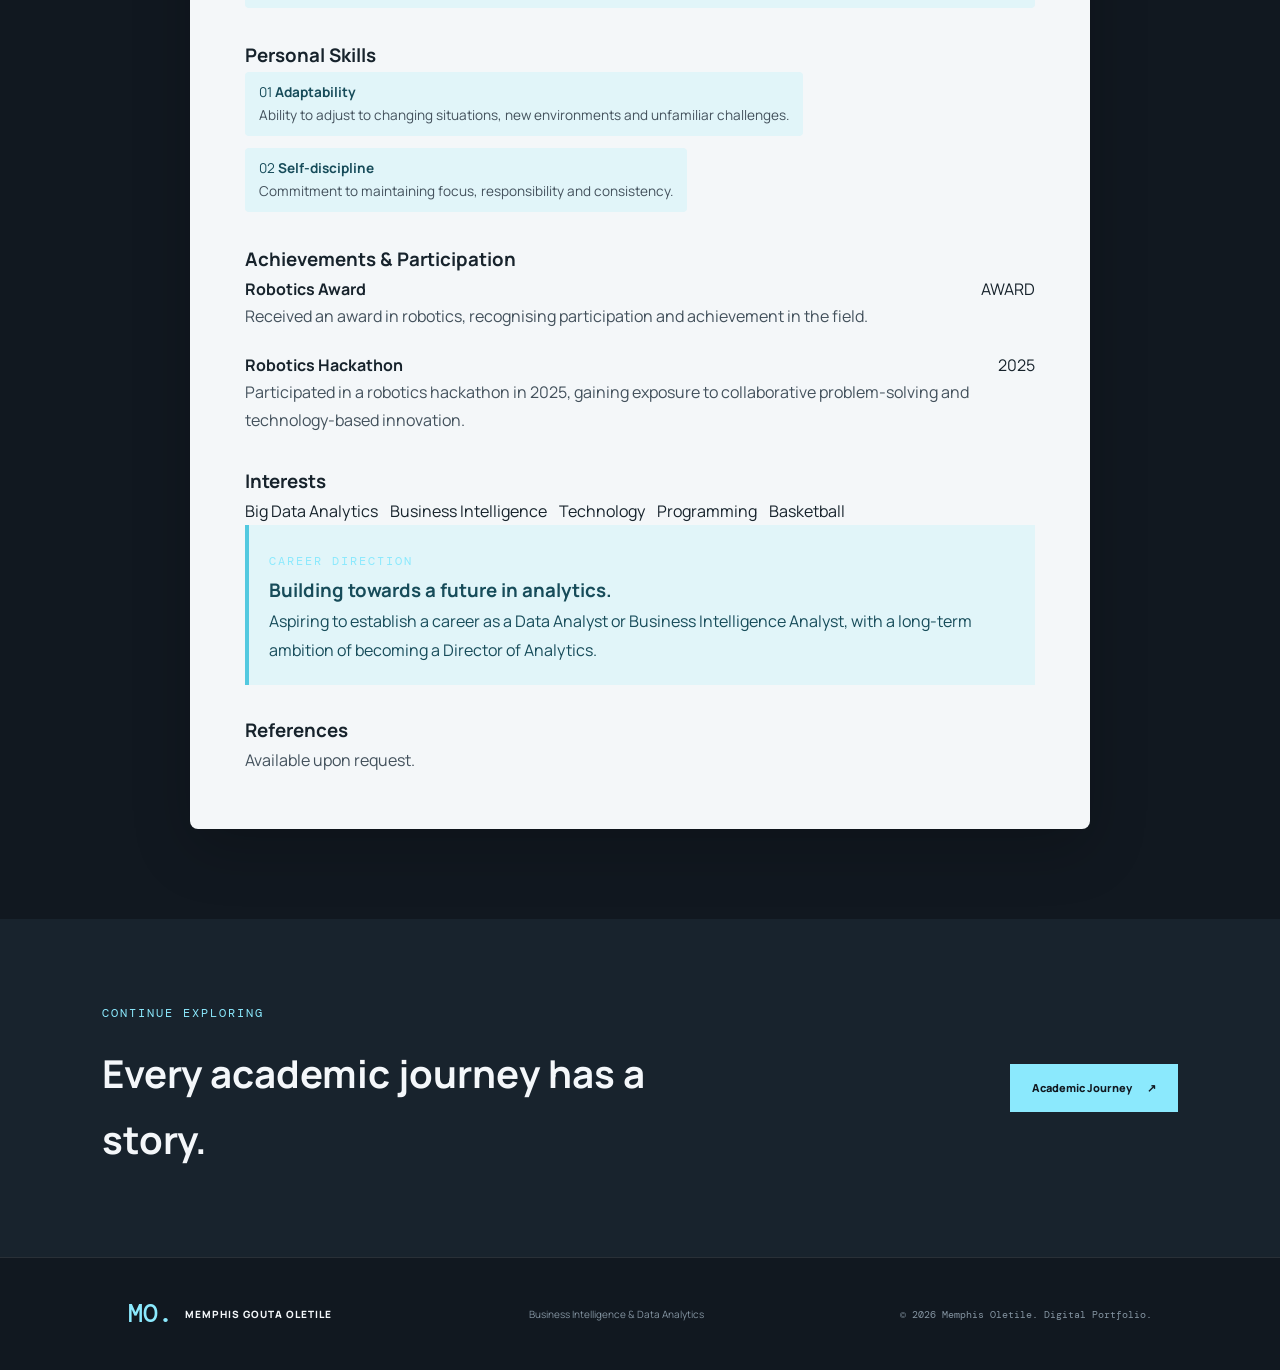
<file: cv.html>
<!DOCTYPE html>
<html lang="en">
<head>
    <meta charset="UTF-8">
    <meta name="viewport" content="width=device-width, initial-scale=1.0">
    <meta name="description" content="Curriculum Vitae of Memphis Gouta Oletile.">
    <title>CV | Memphis Oletile</title>

    <link rel="stylesheet" href="style.css">

    <link rel="preconnect" href="https://fonts.googleapis.com">
    <link rel="preconnect" href="https://fonts.gstatic.com" crossorigin>
    <link href="https://fonts.googleapis.com/css2?family=DM+Mono:wght@400;500&family=Manrope:wght@400;500;600;700;800&display=swap" rel="stylesheet">
</head>

<body>

    <!-- Navigation -->
    <header class="navbar">
        <a href="index.html" class="logo">
            <span class="logo-mark">MO.</span>
            <span class="logo-name">MEMPHIS OLETILE</span>
        </a>

        <nav class="nav-links">
            <a href="index.html">Home</a>
            <a href="about.html">About</a>
            <a href="cv.html" class="active">CV</a>
            <a href="academic-journey.html">Academics</a>
            <a href="group-work.html">Group Work</a>
            <a href="skills-projects.html">Skills & Projects</a>
            <a href="career-aspirations.html">Career Goals</a>
            <a href="application-letter.html">Application</a>
            <a href="email-template.html">Email</a>
        </nav>
    </header>


    <main>

        <!-- CV Header -->
        <section class="page-hero cv-page-hero">

            <div>
                <span class="section-number">01 — PROFESSIONAL PROFILE</span>

                <h1>
                    Curriculum<br>
                    <span>Vitae.</span>
                </h1>

                <p>
                    An overview of my academic background, skills,
                    achievements and developing professional identity.
                </p>
            </div>

            <div class="cv-download">
                <span class="panel-label">DOCUMENT ACTION</span>

                <h3>Need a copy?</h3>

                <p>
                    Print this page or save it as a PDF for future reference.
                </p>

                <button class="btn-primary" onclick="window.print()">
                    Print / Save CV ↗
                </button>
            </div>

        </section>


        <!-- CV Document -->
        <section class="cv-document">

            <!-- Personal Details -->
            <div class="cv-profile">

                <div>
                    <span class="section-number">02 — PERSONAL INFORMATION</span>

                    <h2>Memphis Gouta Oletile</h2>

                    <p class="cv-profession">
                        BUSINESS INTELLIGENCE & DATA ANALYTICS STUDENT
                    </p>
                </div>

                <div class="cv-contact">
                    <p><strong>Student Number:</strong> BS-BIDA26-318</p>
                    <p><strong>Phone:</strong> +267 74568333</p>
                    <p><strong>Institution:</strong> Botswana Accountancy College</p>
                </div>

            </div>


            <!-- Professional Summary -->
            <div class="cv-section">

                <h3>Professional Profile</h3>

                <p>
                    An undergraduate Business Intelligence and Data Analytics
                    student at Botswana Accountancy College with a strong
                    interest in big data analytics and technology-driven
                    problem-solving. Possesses coding knowledge and
                    demonstrates adaptability and self-discipline.
                    Interested in developing analytical and technical
                    competencies to contribute to data-informed
                    organisational decision-making.
                </p>

            </div>


            <!-- Education -->
            <div class="cv-section">

                <h3>Education</h3>

                <div class="cv-entry">

                    <div class="cv-entry-heading">
                        <h4>Botswana Accountancy College</h4>
                        <span>2026 — PRESENT</span>
                    </div>

                    <p class="cv-entry-subtitle">
                        Bachelor of Science in Business Intelligence
                        and Data Analytics
                    </p>

                    <p>
                        Currently pursuing an undergraduate degree focused
                        on the application of data, technology and analytical
                        thinking in business environments.
                    </p>

                </div>


                <div class="cv-entry">

                    <div class="cv-entry-heading">
                        <h4>Lotsane Senior Secondary School</h4>
                        <span>2023 — 2024</span>
                    </div>

                    <p class="cv-entry-subtitle">
                        Secondary Education
                    </p>

                    <p>
                        Attended Lotsane Senior Secondary School
                        from 2023 to 2024.
                    </p>

                </div>

            </div>


            <!-- Technical Skills -->
            <div class="cv-section">

                <h3>Technical Skills</h3>

                <div class="cv-skill">

                    <div>
                        <strong>Programming and Coding</strong>
                        <span>Knowledge of coding and programming concepts.</span>
                    </div>

                    <div class="skill-tag">TECHNICAL</div>

                </div>

            </div>


            <!-- Personal Skills -->
            <div class="cv-section">

                <h3>Personal Skills</h3>

                <div class="cv-skill-grid">

                    <div class="cv-skill-box">
                        <span>01</span>
                        <strong>Adaptability</strong>
                        <p>
                            Ability to adjust to changing situations,
                            new environments and unfamiliar challenges.
                        </p>
                    </div>

                    <div class="cv-skill-box">
                        <span>02</span>
                        <strong>Self-discipline</strong>
                        <p>
                            Commitment to maintaining focus,
                            responsibility and consistency.
                        </p>
                    </div>

                </div>

            </div>


            <!-- Achievements -->
            <div class="cv-section">

                <h3>Achievements & Participation</h3>

                <div class="cv-entry">

                    <div class="cv-entry-heading">
                        <h4>Robotics Award</h4>
                        <span>AWARD</span>
                    </div>

                    <p>
                        Received an award in robotics, recognising
                        participation and achievement in the field.
                    </p>

                </div>


                <div class="cv-entry">

                    <div class="cv-entry-heading">
                        <h4>Robotics Hackathon</h4>
                        <span>2025</span>
                    </div>

                    <p>
                        Participated in a robotics hackathon in 2025,
                        gaining exposure to collaborative problem-solving
                        and technology-based innovation.
                    </p>

                </div>

            </div>


            <!-- Interests -->
            <div class="cv-section">

                <h3>Interests</h3>

                <div class="cv-interest-list">
                    <span>Big Data Analytics</span>
                    <span>Business Intelligence</span>
                    <span>Technology</span>
                    <span>Programming</span>
                    <span>Basketball</span>
                </div>

            </div>


            <!-- Career Objective -->
            <div class="cv-objective">

                <span class="panel-label">CAREER DIRECTION</span>

                <h3>Building towards a future in analytics.</h3>

                <p>
                    Aspiring to establish a career as a Data Analyst
                    or Business Intelligence Analyst, with a long-term
                    ambition of becoming a Director of Analytics.
                </p>

            </div>


            <!-- References -->
            <div class="cv-section references-section">

                <h3>References</h3>

                <p>
                    Available upon request.
                </p>

            </div>

        </section>


        <!-- Next Page -->
        <section class="next-page-section">

            <div>
                <span class="section-number">CONTINUE EXPLORING</span>
                <h2>Every academic journey has a story.</h2>
            </div>

            <a href="academic-journey.html" class="btn-primary">
                Academic Journey <span>↗</span>
            </a>

        </section>

    </main>


    <!-- Footer -->
    <footer class="footer">

        <div class="footer-brand">
            <span class="logo-mark">MO.</span>
            <p>MEMPHIS GOUTA OLETILE</p>
        </div>

        <p>Business Intelligence & Data Analytics</p>

        <p class="footer-copy">
            © 2026 Memphis Oletile. Digital Portfolio.
        </p>

    </footer>

</body>
</html>
</file>
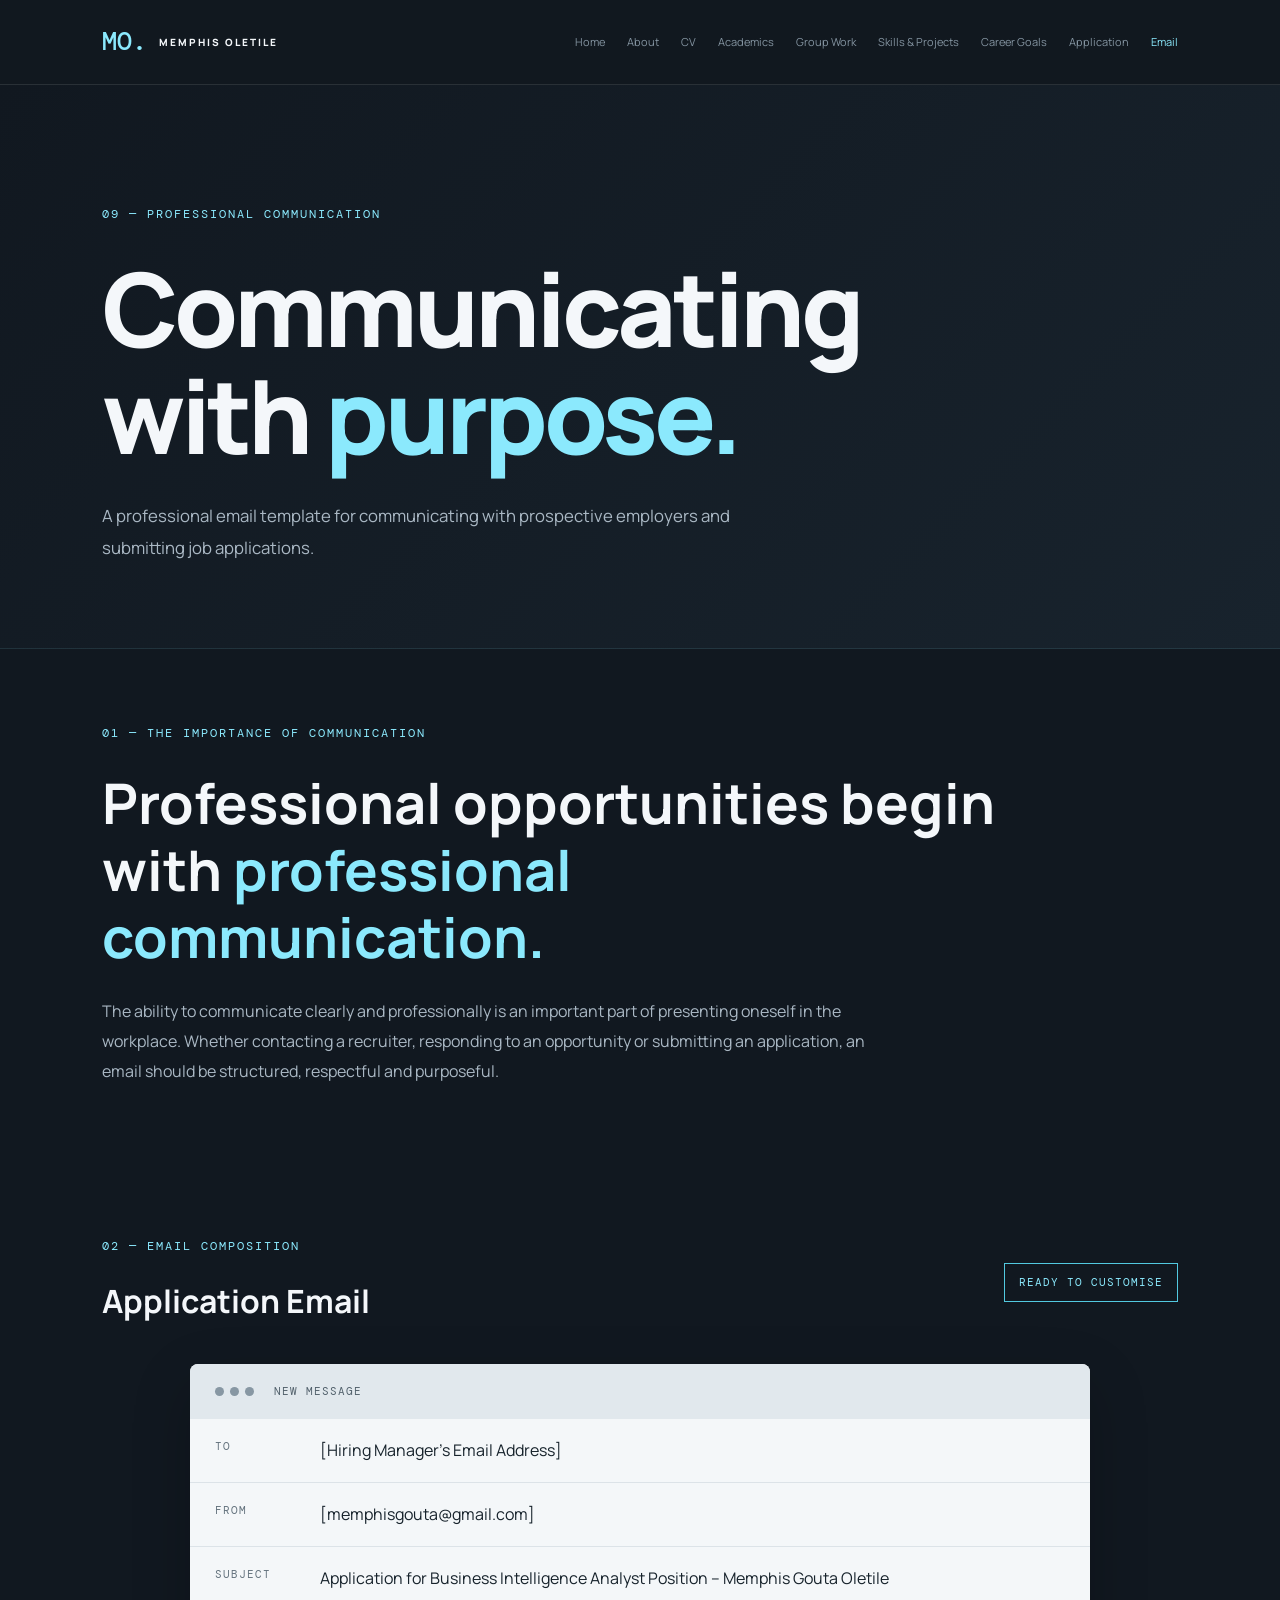
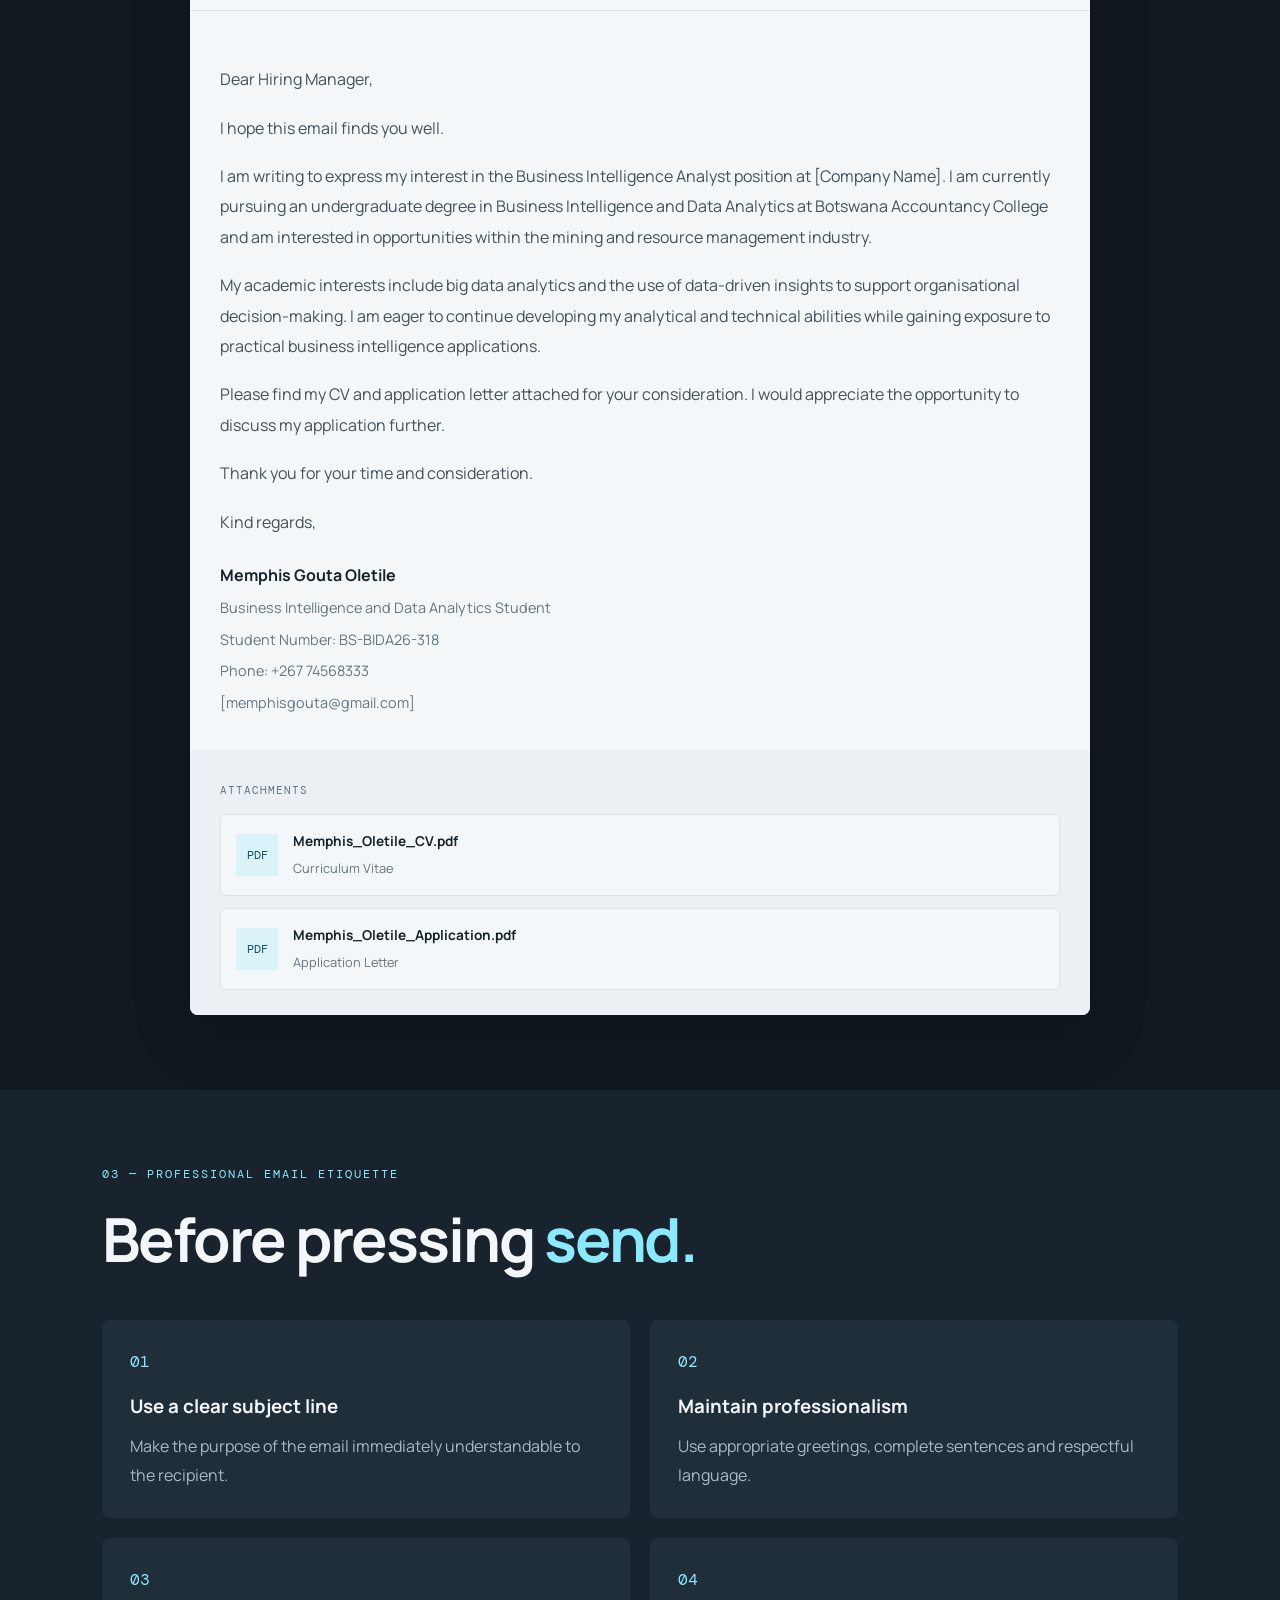
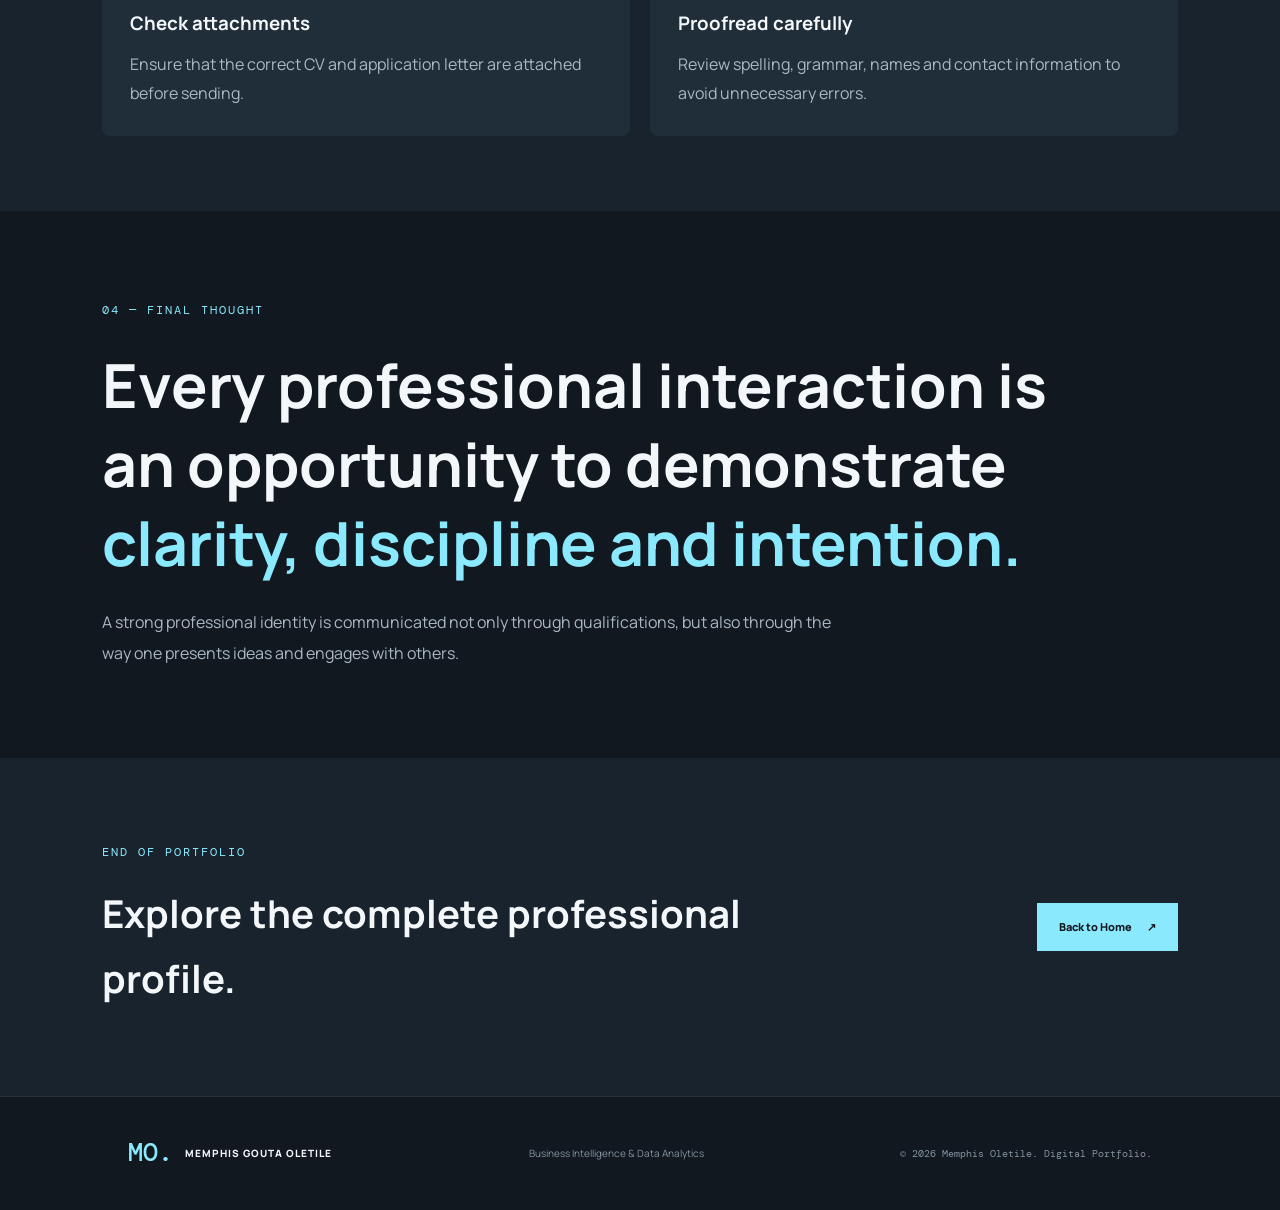
<file: email-template.html>
<!DOCTYPE html>
<html lang="en">
<head>
    <meta charset="UTF-8">
    <meta name="viewport" content="width=device-width, initial-scale=1.0">
    <meta name="description" content="Professional email template for Memphis Gouta Oletile.">
    <title>Professional Email | Memphis Oletile</title>

    <link rel="stylesheet" href="style.css">

    <link rel="preconnect" href="https://fonts.googleapis.com">
    <link rel="preconnect" href="https://fonts.gstatic.com" crossorigin>
    <link href="https://fonts.googleapis.com/css2?family=DM+Mono:wght@400;500&family=Manrope:wght@400;500;600;700;800&display=swap" rel="stylesheet">
</head>

<body>

    <!-- Navigation -->
    <header class="navbar">
        <a href="index.html" class="logo">
            <span class="logo-mark">MO.</span>
            <span class="logo-name">MEMPHIS OLETILE</span>
        </a>

        <nav class="nav-links">
            <a href="index.html">Home</a>
            <a href="about.html">About</a>
            <a href="cv.html">CV</a>
            <a href="academic-journey.html">Academics</a>
            <a href="group-work.html">Group Work</a>
            <a href="skills-projects.html">Skills & Projects</a>
            <a href="career-aspirations.html">Career Goals</a>
            <a href="application-letter.html">Application</a>
            <a href="email-template.html" class="active">Email</a>
        </nav>
    </header>


    <main>

        <!-- Page Hero -->
        <section class="page-hero email-hero">

            <span class="section-number">09 — PROFESSIONAL COMMUNICATION</span>

            <h1>
                Communicating<br>
                with <span>purpose.</span>
            </h1>

            <p>
                A professional email template for communicating
                with prospective employers and submitting job applications.
            </p>

        </section>


        <!-- Email Introduction -->
        <section class="email-introduction">

            <span class="section-number">01 — THE IMPORTANCE OF COMMUNICATION</span>

            <h2>
                Professional opportunities begin with
                <span>professional communication.</span>
            </h2>

            <p>
                The ability to communicate clearly and professionally
                is an important part of presenting oneself in the
                workplace. Whether contacting a recruiter, responding
                to an opportunity or submitting an application, an
                email should be structured, respectful and purposeful.
            </p>

        </section>


        <!-- Email Preview -->
        <section class="email-preview-section">

            <div class="email-preview-heading">
                <div>
                    <span class="section-number">02 — EMAIL COMPOSITION</span>
                    <h2>Application Email</h2>
                </div>

                <span class="email-status">READY TO CUSTOMISE</span>
            </div>


            <article class="email-window">

                <div class="email-window-top">
                    <div class="email-window-dots">
                        <span></span>
                        <span></span>
                        <span></span>
                    </div>

                    <p>NEW MESSAGE</p>
                </div>


                <div class="email-field">
                    <span>TO</span>
                    <p>[Hiring Manager's Email Address]</p>
                </div>

                <div class="email-field">
                    <span>FROM</span>
                    <p>[memphisgouta@gmail.com]</p>
                </div>

                <div class="email-field">
                    <span>SUBJECT</span>
                    <p>Application for Business Intelligence Analyst Position – Memphis Gouta Oletile</p>
                </div>


                <div class="email-message">

                    <p>Dear Hiring Manager,</p>

                    <p>
                        I hope this email finds you well.
                    </p>

                    <p>
                        I am writing to express my interest in the
                        Business Intelligence Analyst position at
                        [Company Name]. I am currently pursuing an
                        undergraduate degree in Business Intelligence
                        and Data Analytics at Botswana Accountancy College
                        and am interested in opportunities within the
                        mining and resource management industry.
                    </p>

                    <p>
                        My academic interests include big data analytics
                        and the use of data-driven insights to support
                        organisational decision-making. I am eager to
                        continue developing my analytical and technical
                        abilities while gaining exposure to practical
                        business intelligence applications.
                    </p>

                    <p>
                        Please find my CV and application letter attached
                        for your consideration. I would appreciate the
                        opportunity to discuss my application further.
                    </p>

                    <p>
                        Thank you for your time and consideration.
                    </p>

                    <p>
                        Kind regards,
                    </p>

                    <div class="email-signature">
                        <strong>Memphis Gouta Oletile</strong>
                        <span>Business Intelligence and Data Analytics Student</span>
                        <span>Student Number: BS-BIDA26-318</span>
                        <span>Phone: +267 74568333</span>
                        <span>[memphisgouta@gmail.com]</span>
                    </div>

                </div>


                <div class="email-attachments">

                    <span class="attachment-heading">ATTACHMENTS</span>

                    <div class="attachment-item">
                        <span class="attachment-icon">PDF</span>
                        <div>
                            <strong>Memphis_Oletile_CV.pdf</strong>
                            <span>Curriculum Vitae</span>
                        </div>
                    </div>

                    <div class="attachment-item">
                        <span class="attachment-icon">PDF</span>
                        <div>
                            <strong>Memphis_Oletile_Application.pdf</strong>
                            <span>Application Letter</span>
                        </div>
                    </div>

                </div>

            </article>

        </section>


        <!-- Email Guidelines -->
        <section class="email-guidelines">

            <div class="section-heading">
                <span class="section-number">03 — PROFESSIONAL EMAIL ETIQUETTE</span>
                <h2>Before pressing <span>send.</span></h2>
            </div>


            <div class="guideline-grid">

                <div class="guideline-card">
                    <span>01</span>
                    <h3>Use a clear subject line</h3>
                    <p>
                        Make the purpose of the email immediately
                        understandable to the recipient.
                    </p>
                </div>


                <div class="guideline-card">
                    <span>02</span>
                    <h3>Maintain professionalism</h3>
                    <p>
                        Use appropriate greetings, complete sentences
                        and respectful language.
                    </p>
                </div>


                <div class="guideline-card">
                    <span>03</span>
                    <h3>Check attachments</h3>
                    <p>
                        Ensure that the correct CV and application
                        letter are attached before sending.
                    </p>
                </div>


                <div class="guideline-card">
                    <span>04</span>
                    <h3>Proofread carefully</h3>
                    <p>
                        Review spelling, grammar, names and contact
                        information to avoid unnecessary errors.
                    </p>
                </div>

            </div>

        </section>


        <!-- Closing -->
        <section class="email-closing">

            <span class="section-number">04 — FINAL THOUGHT</span>

            <h2>
                Every professional interaction is an opportunity
                to demonstrate <span>clarity, discipline and intention.</span>
            </h2>

            <p>
                A strong professional identity is communicated
                not only through qualifications, but also through
                the way one presents ideas and engages with others.
            </p>

        </section>


        <!-- Back to Home -->
        <section class="next-page-section">

            <div>
                <span class="section-number">END OF PORTFOLIO</span>
                <h2>Explore the complete professional profile.</h2>
            </div>

            <a href="index.html" class="btn-primary">
                Back to Home <span>↗</span>
            </a>

        </section>

    </main>


    <!-- Footer -->
    <footer class="footer">

        <div class="footer-brand">
            <span class="logo-mark">MO.</span>
            <p>MEMPHIS GOUTA OLETILE</p>
        </div>

        <p>Business Intelligence & Data Analytics</p>

        <p class="footer-copy">
            © 2026 Memphis Oletile. Digital Portfolio.
        </p>

    </footer>

</body>
</html>
</file>
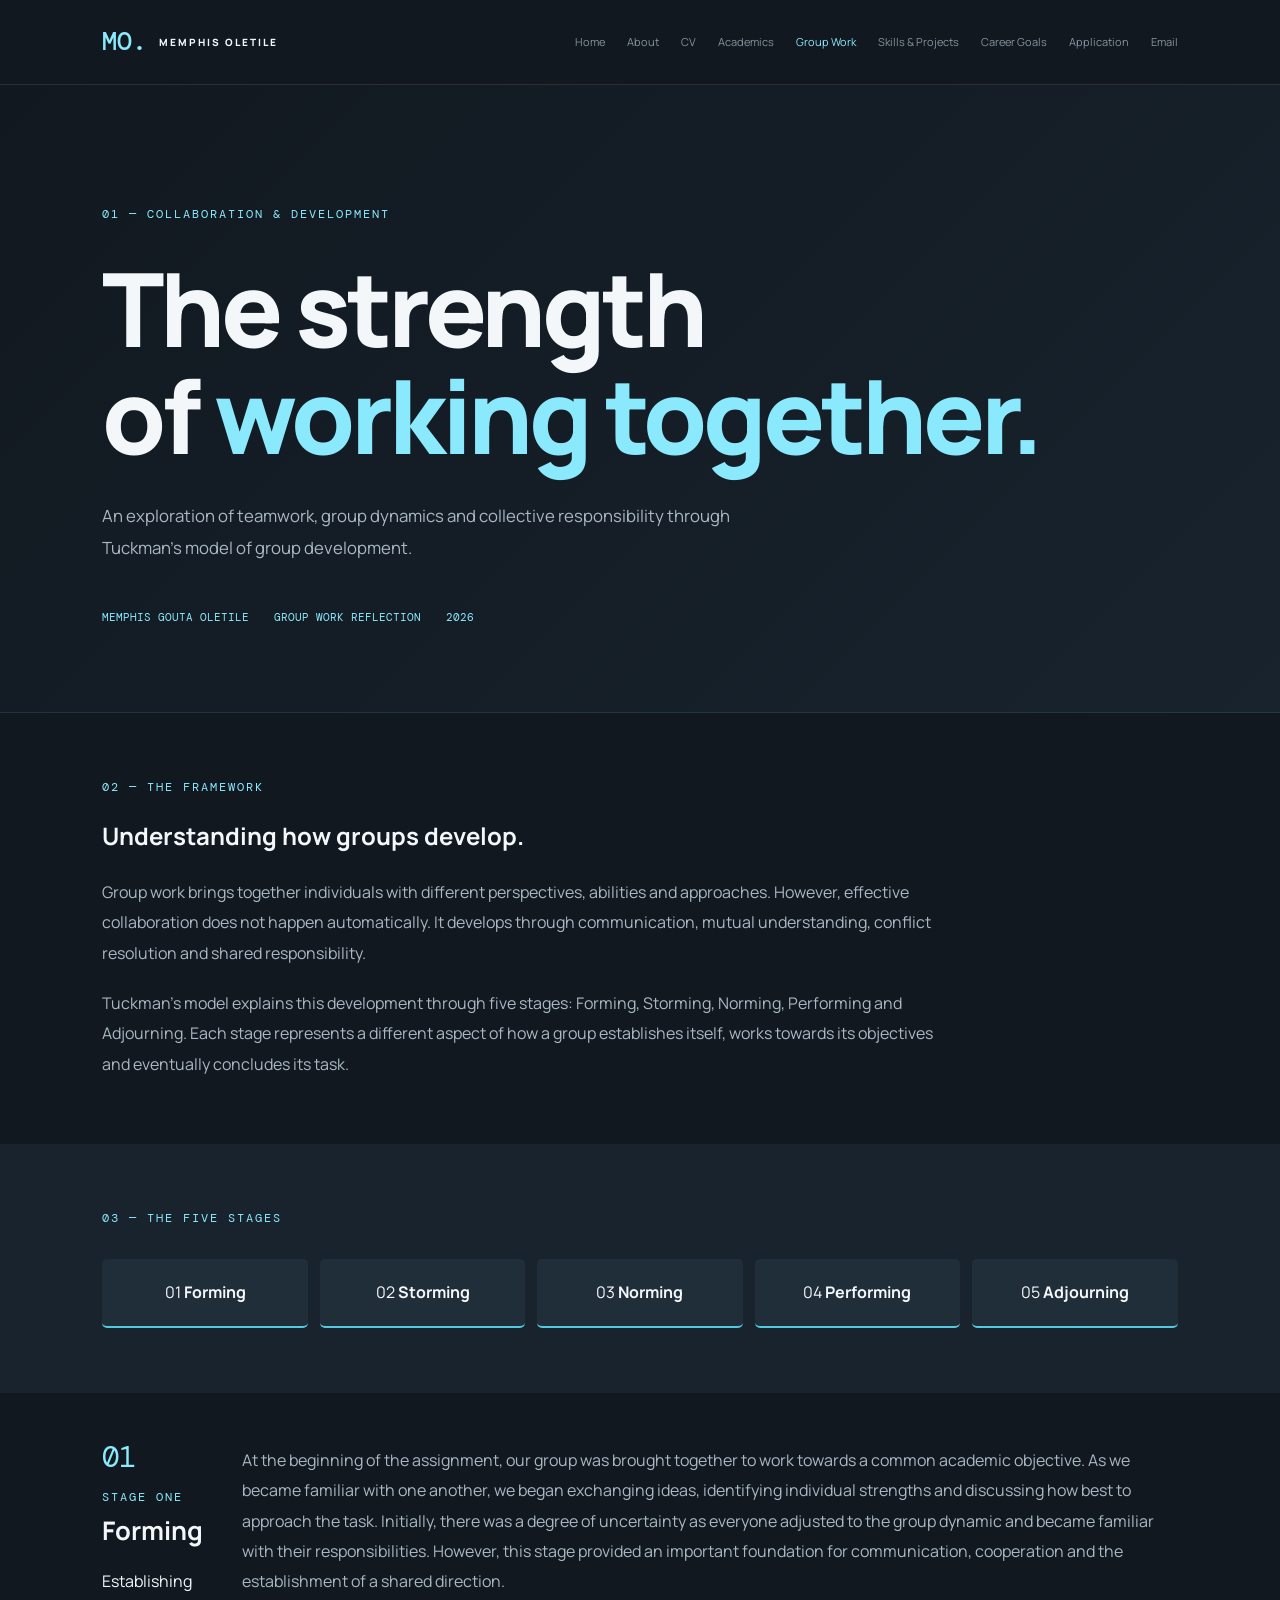
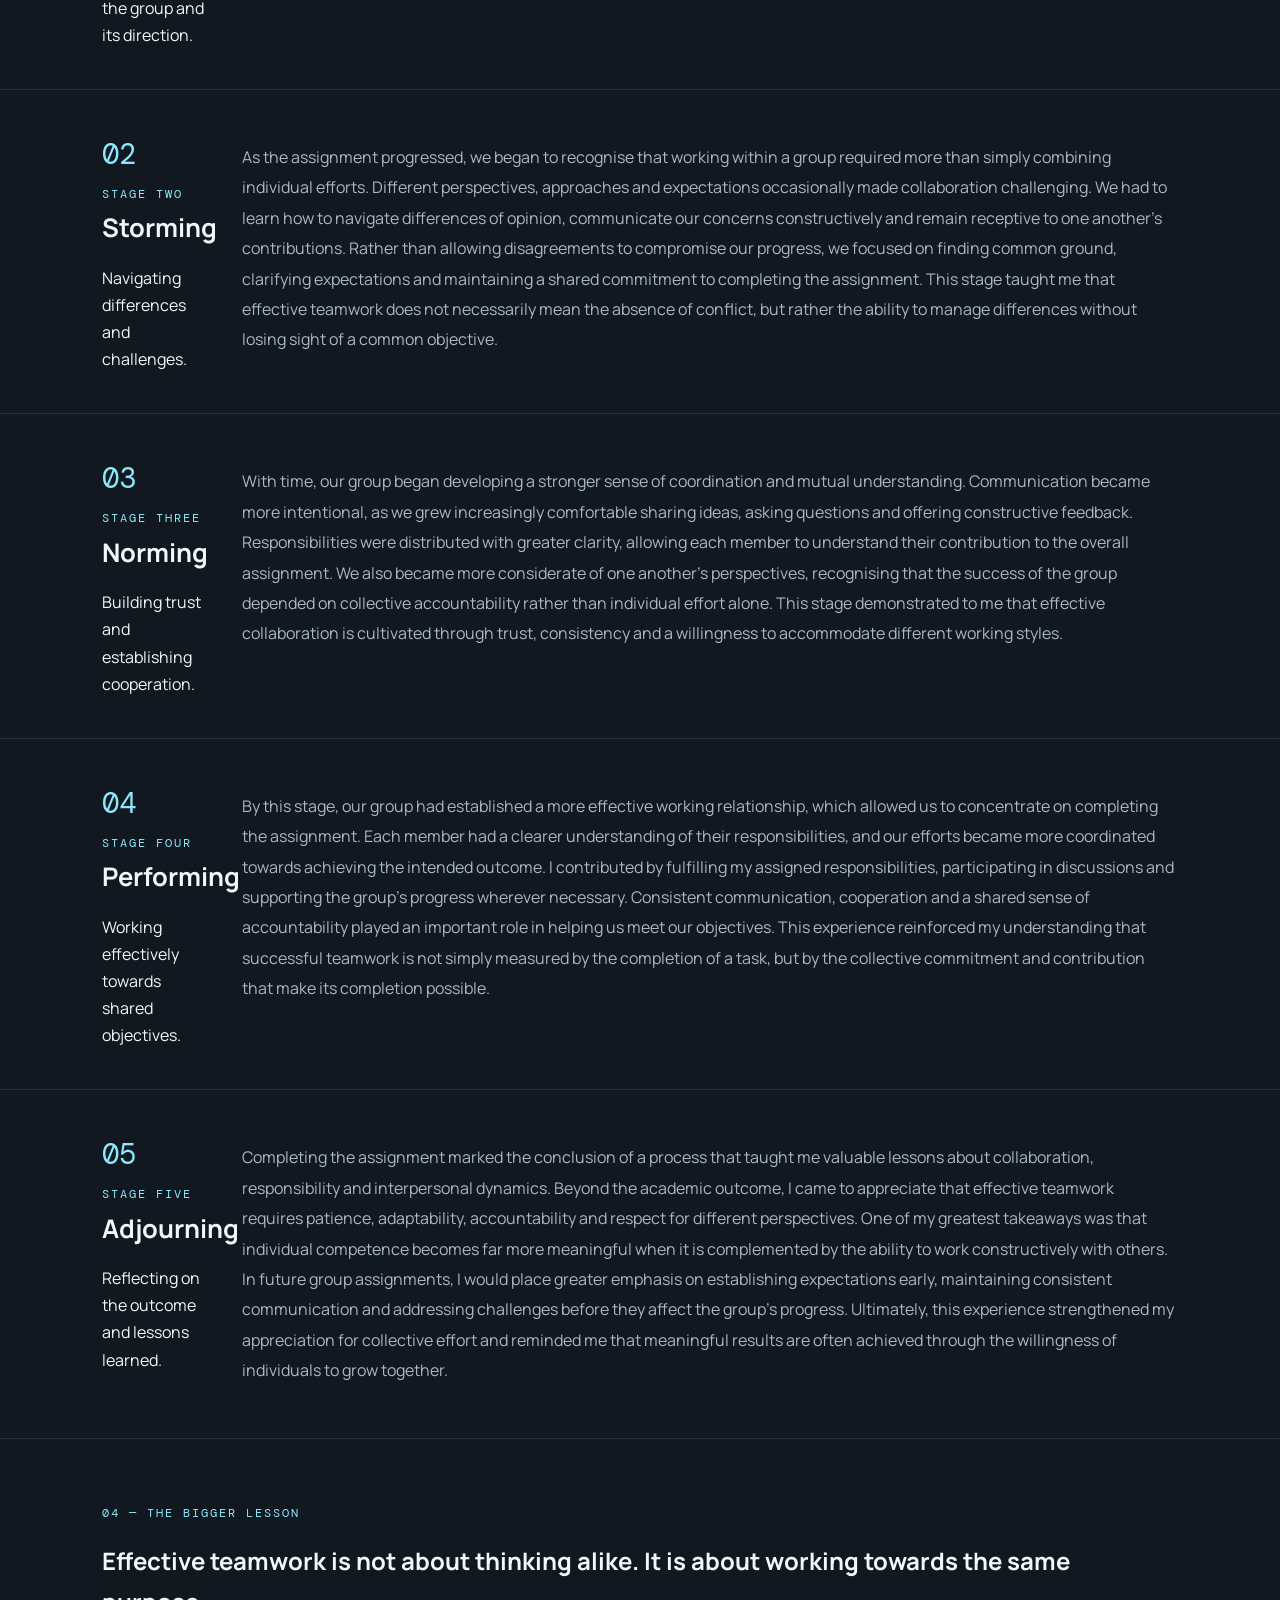
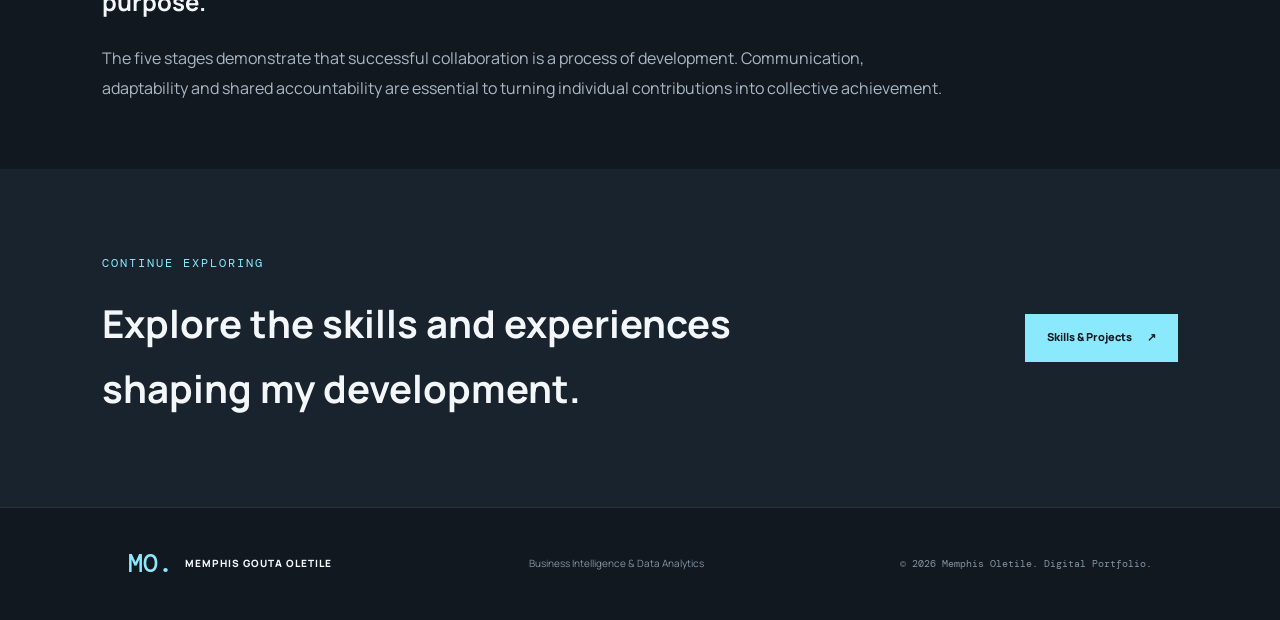
<file: group-work.html>
<!DOCTYPE html>
<html lang="en">
<head>
    <meta charset="UTF-8">
    <meta name="viewport" content="width=device-width, initial-scale=1.0">
    <meta name="description" content="Memphis Oletile's reflection on teamwork using Tuckman's Five Stages of Group Development.">
    <title>Group Work Experience | Memphis Oletile</title>

    <link rel="stylesheet" href="style.css">

    <link rel="preconnect" href="https://fonts.googleapis.com">
    <link rel="preconnect" href="https://fonts.gstatic.com" crossorigin>
    <link href="https://fonts.googleapis.com/css2?family=DM+Mono:wght@400;500&family=Manrope:wght@400;500;600;700;800&display=swap" rel="stylesheet">
</head>

<body>

    <!-- Navigation -->
    <header class="navbar">
        <a href="index.html" class="logo">
            <span class="logo-mark">MO.</span>
            <span class="logo-name">MEMPHIS OLETILE</span>
        </a>

        <nav class="nav-links">
            <a href="index.html">Home</a>
            <a href="about.html">About</a>
            <a href="cv.html">CV</a>
            <a href="academic-journey.html">Academics</a>
            <a href="group-work.html" class="active">Group Work</a>
            <a href="skills-projects.html">Skills & Projects</a>
            <a href="career-aspirations.html">Career Goals</a>
            <a href="application-letter.html">Application</a>
            <a href="email-template.html">Email</a>
        </nav>
    </header>


    <main>

        <!-- Page Hero -->
        <section class="blog-hero">

            <span class="section-number">01 — COLLABORATION & DEVELOPMENT</span>

            <h1>
                The strength<br>
                of <span>working together.</span>
            </h1>

            <p>
                An exploration of teamwork, group dynamics and
                collective responsibility through Tuckman's model
                of group development.
            </p>

            <div class="blog-meta">
                <span>MEMPHIS GOUTA OLETILE</span>
                <span>GROUP WORK REFLECTION</span>
                <span>2026</span>
            </div>

        </section>


        <!-- Introduction -->
        <section class="group-introduction">

            <span class="section-number">02 — THE FRAMEWORK</span>

            <h2>Understanding how groups <span>develop.</span></h2>

            <p>
                Group work brings together individuals with different
                perspectives, abilities and approaches. However,
                effective collaboration does not happen automatically.
                It develops through communication, mutual understanding,
                conflict resolution and shared responsibility.
            </p>

            <p>
                Tuckman's model explains this development through five
                stages: Forming, Storming, Norming, Performing and
                Adjourning. Each stage represents a different aspect
                of how a group establishes itself, works towards its
                objectives and eventually concludes its task.
            </p>

        </section>


        <!-- Five Stage Overview -->
        <section class="tuckman-overview">

            <span class="section-number">03 — THE FIVE STAGES</span>

            <div class="stage-track">

                <div class="stage-track-item">
                    <span>01</span>
                    <strong>Forming</strong>
                </div>

                <div class="stage-track-item">
                    <span>02</span>
                    <strong>Storming</strong>
                </div>

                <div class="stage-track-item">
                    <span>03</span>
                    <strong>Norming</strong>
                </div>

                <div class="stage-track-item">
                    <span>04</span>
                    <strong>Performing</strong>
                </div>

                <div class="stage-track-item">
                    <span>05</span>
                    <strong>Adjourning</strong>
                </div>

            </div>

        </section>


        <!-- Forming -->
        <section class="reflection-stage">

            <div class="stage-heading">
                <span class="stage-number">01</span>

                <div>
                    <span class="panel-label">STAGE ONE</span>
                    <h2>Forming</h2>
                    <p>Establishing the group and its direction.</p>
                </div>
            </div>

            <div class="stage-content">

                <p>
                    At the beginning of the assignment, our group was
                    brought together to work towards a common academic
                    objective. As we became familiar with one another,
                    we began exchanging ideas, identifying individual
                    strengths and discussing how best to approach the
                    task. Initially, there was a degree of uncertainty
                    as everyone adjusted to the group dynamic and became
                    familiar with their responsibilities. However,
                    this stage provided an important foundation for
                    communication, cooperation and the establishment
                    of a shared direction.
                </p>

            </div>

        </section>


        <!-- Storming -->
        <section class="reflection-stage">

            <div class="stage-heading">
                <span class="stage-number">02</span>

                <div>
                    <span class="panel-label">STAGE TWO</span>
                    <h2>Storming</h2>
                    <p>Navigating differences and challenges.</p>
                </div>
            </div>

            <div class="stage-content">

                <p>
                    As the assignment progressed, we began to recognise
                    that working within a group required more than
                    simply combining individual efforts. Different
                    perspectives, approaches and expectations occasionally
                    made collaboration challenging. We had to learn
                    how to navigate differences of opinion, communicate
                    our concerns constructively and remain receptive
                    to one another's contributions. Rather than allowing
                    disagreements to compromise our progress, we focused
                    on finding common ground, clarifying expectations
                    and maintaining a shared commitment to completing
                    the assignment. This stage taught me that effective
                    teamwork does not necessarily mean the absence
                    of conflict, but rather the ability to manage
                    differences without losing sight of a common objective.
                </p>

            </div>

        </section>


        <!-- Norming -->
        <section class="reflection-stage">

            <div class="stage-heading">
                <span class="stage-number">03</span>

                <div>
                    <span class="panel-label">STAGE THREE</span>
                    <h2>Norming</h2>
                    <p>Building trust and establishing cooperation.</p>
                </div>
            </div>

            <div class="stage-content">

                <p>
                    With time, our group began developing a stronger
                    sense of coordination and mutual understanding.
                    Communication became more intentional, as we grew
                    increasingly comfortable sharing ideas, asking
                    questions and offering constructive feedback.
                    Responsibilities were distributed with greater
                    clarity, allowing each member to understand their
                    contribution to the overall assignment. We also
                    became more considerate of one another's perspectives,
                    recognising that the success of the group depended
                    on collective accountability rather than individual
                    effort alone. This stage demonstrated to me that
                    effective collaboration is cultivated through trust,
                    consistency and a willingness to accommodate
                    different working styles.
                </p>

            </div>

        </section>


        <!-- Performing -->
        <section class="reflection-stage">

            <div class="stage-heading">
                <span class="stage-number">04</span>

                <div>
                    <span class="panel-label">STAGE FOUR</span>
                    <h2>Performing</h2>
                    <p>Working effectively towards shared objectives.</p>
                </div>
            </div>

            <div class="stage-content">

                <p>
                    By this stage, our group had established a more
                    effective working relationship, which allowed us
                    to concentrate on completing the assignment.
                    Each member had a clearer understanding of their
                    responsibilities, and our efforts became more
                    coordinated towards achieving the intended outcome.
                    I contributed by fulfilling my assigned responsibilities,
                    participating in discussions and supporting the
                    group's progress wherever necessary. Consistent
                    communication, cooperation and a shared sense of
                    accountability played an important role in helping
                    us meet our objectives. This experience reinforced
                    my understanding that successful teamwork is not
                    simply measured by the completion of a task, but
                    by the collective commitment and contribution that
                    make its completion possible.
                </p>

            </div>

        </section>


        <!-- Adjourning -->
        <section class="reflection-stage">

            <div class="stage-heading">
                <span class="stage-number">05</span>

                <div>
                    <span class="panel-label">STAGE FIVE</span>
                    <h2>Adjourning</h2>
                    <p>Reflecting on the outcome and lessons learned.</p>
                </div>
            </div>

            <div class="stage-content">

                <p>
                    Completing the assignment marked the conclusion
                    of a process that taught me valuable lessons about
                    collaboration, responsibility and interpersonal
                    dynamics. Beyond the academic outcome, I came to
                    appreciate that effective teamwork requires patience,
                    adaptability, accountability and respect for different
                    perspectives. One of my greatest takeaways was that
                    individual competence becomes far more meaningful
                    when it is complemented by the ability to work
                    constructively with others. In future group assignments,
                    I would place greater emphasis on establishing
                    expectations early, maintaining consistent communication
                    and addressing challenges before they affect the
                    group's progress. Ultimately, this experience
                    strengthened my appreciation for collective effort
                    and reminded me that meaningful results are often
                    achieved through the willingness of individuals
                    to grow together.
                </p>

            </div>

        </section>


        <!-- Final Reflection -->
        <section class="group-conclusion">

            <span class="section-number">04 — THE BIGGER LESSON</span>

            <h2>
                Effective teamwork is not about thinking alike.
                It is about <span>working towards the same purpose.</span>
            </h2>

            <p>
                The five stages demonstrate that successful collaboration
                is a process of development. Communication, adaptability
                and shared accountability are essential to turning
                individual contributions into collective achievement.
            </p>

        </section>


        <!-- Next Page -->
        <section class="next-page-section">

            <div>
                <span class="section-number">CONTINUE EXPLORING</span>
                <h2>Explore the skills and experiences shaping my development.</h2>
            </div>

            <a href="skills-projects.html" class="btn-primary">
                Skills & Projects <span>↗</span>
            </a>

        </section>

    </main>


    <!-- Footer -->
    <footer class="footer">

        <div class="footer-brand">
            <span class="logo-mark">MO.</span>
            <p>MEMPHIS GOUTA OLETILE</p>
        </div>

        <p>Business Intelligence & Data Analytics</p>

        <p class="footer-copy">
            © 2026 Memphis Oletile. Digital Portfolio.
        </p>

    </footer>

</body>
</html>
</file>
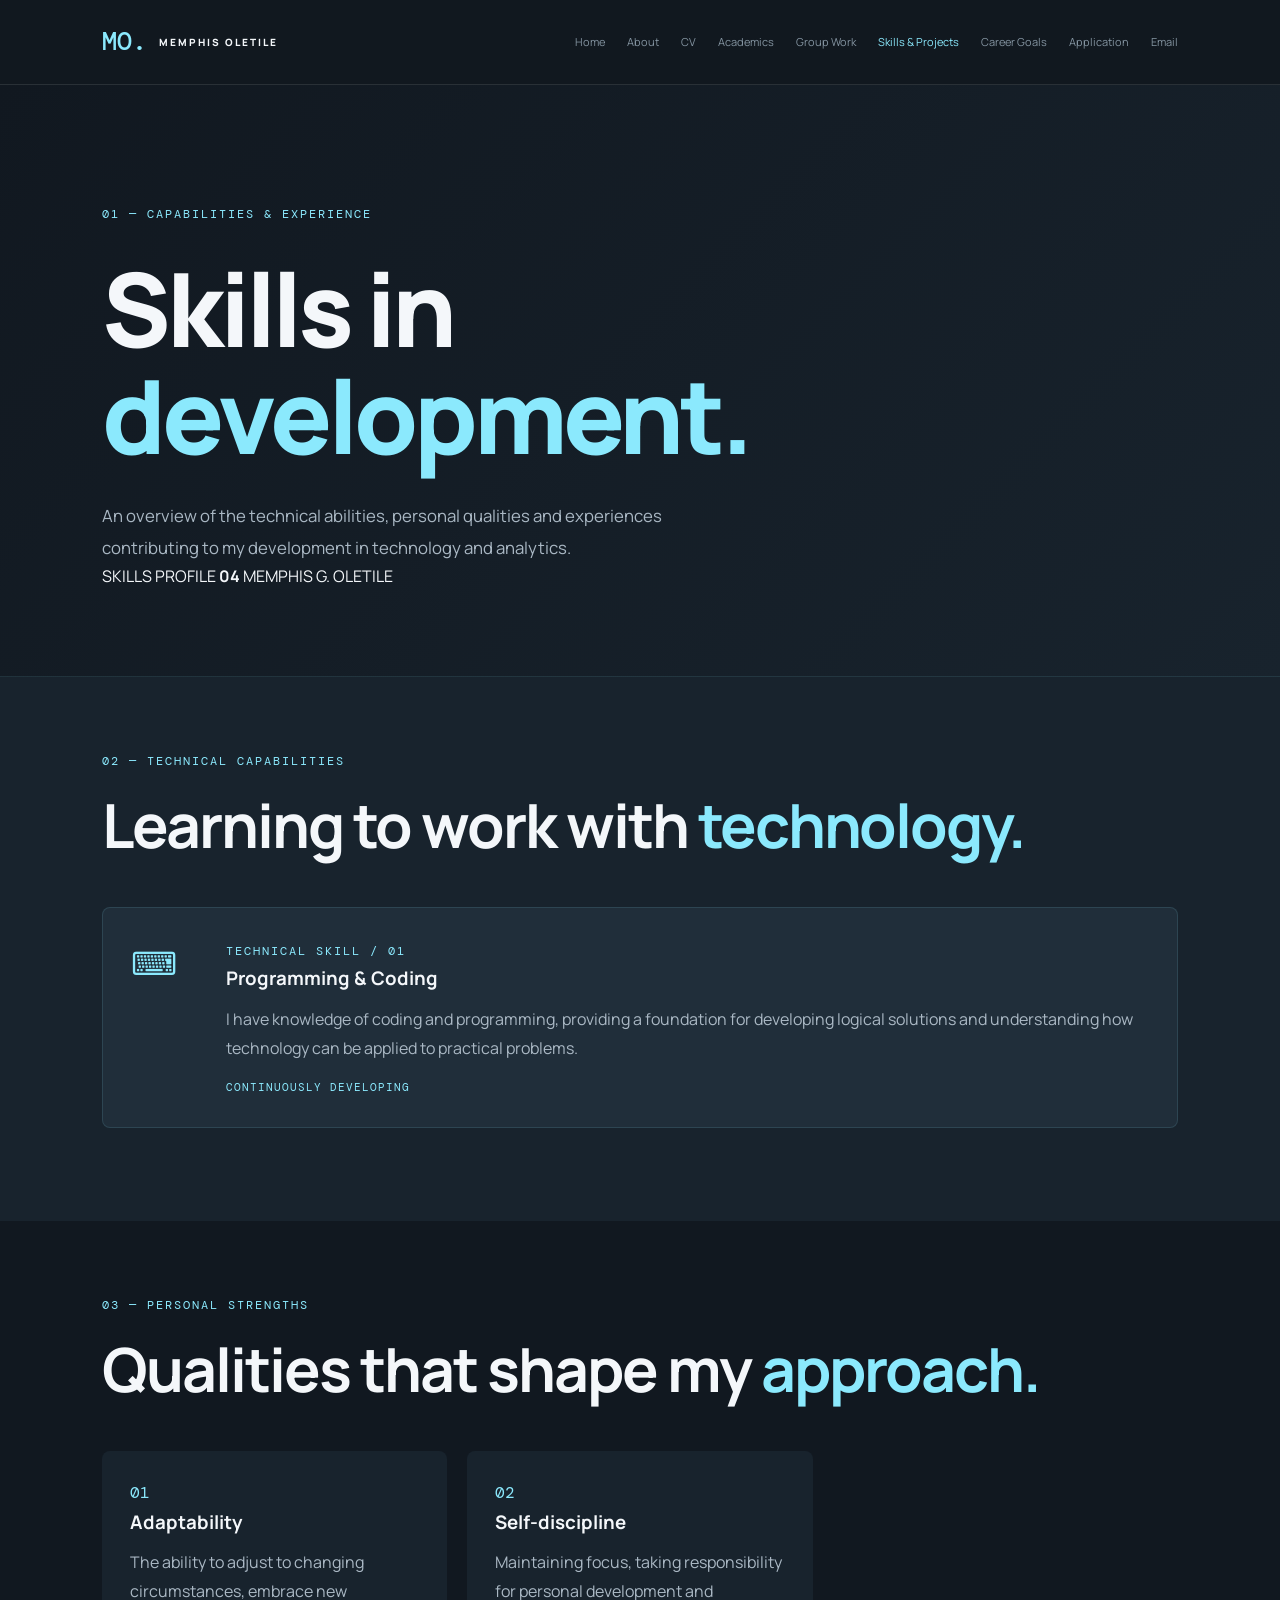
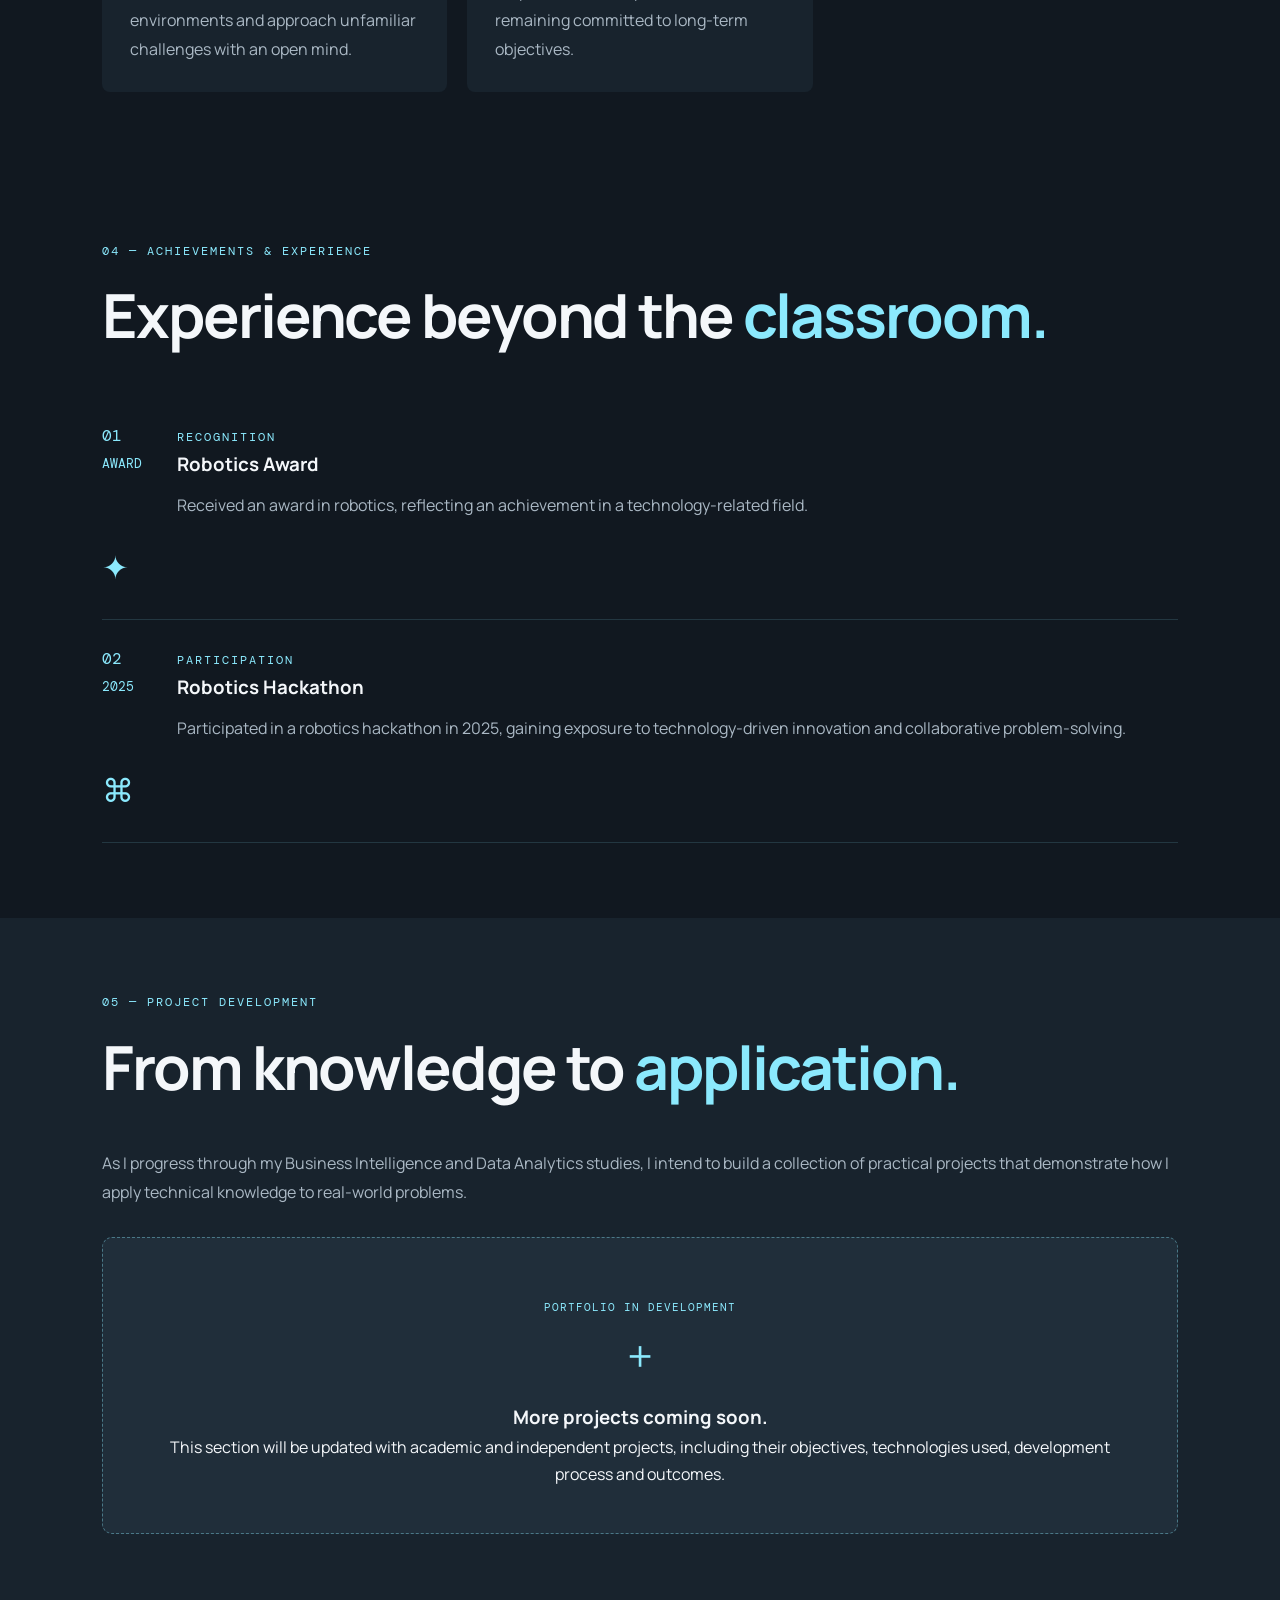
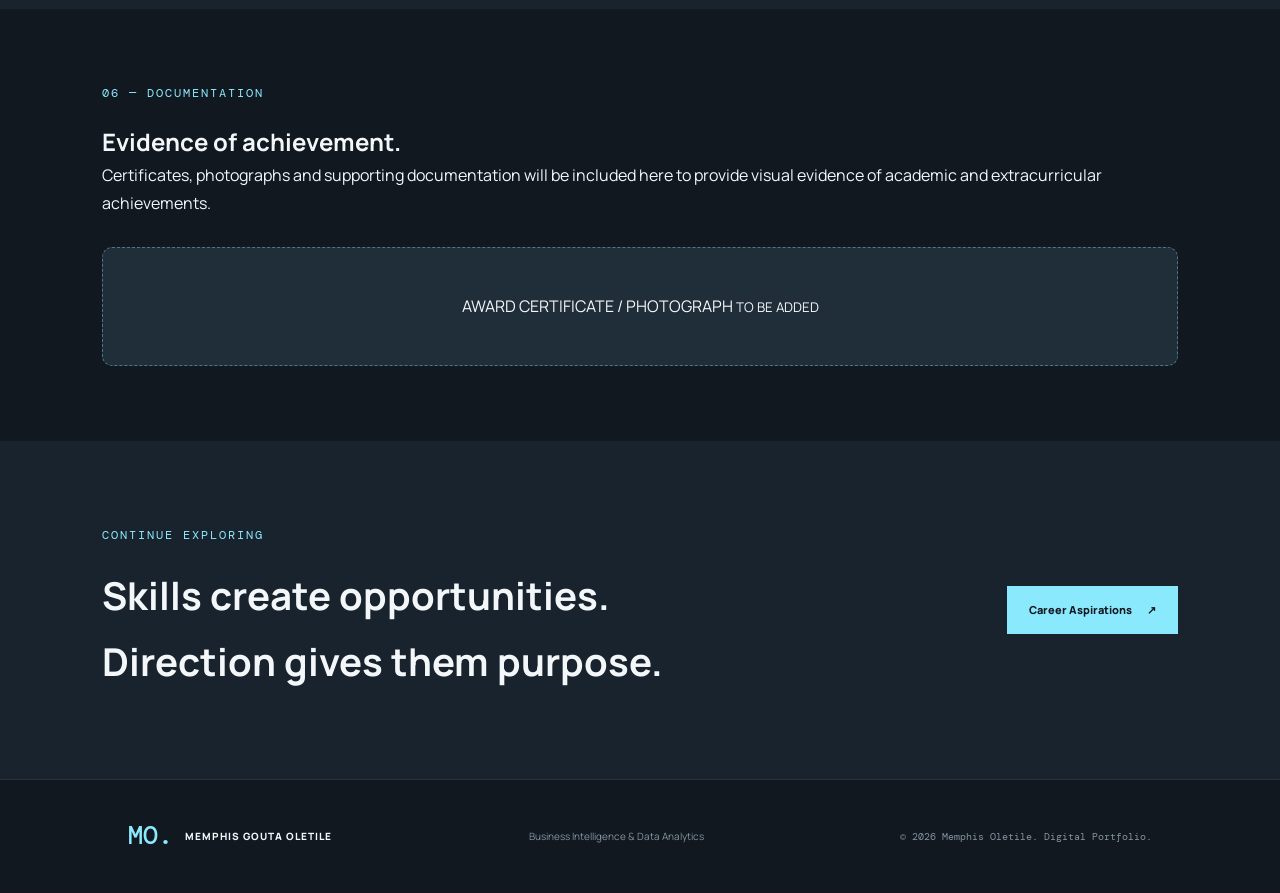
<file: skills-projects.html>
<!DOCTYPE html>
<html lang="en">
<head>
    <meta charset="UTF-8">
    <meta name="viewport" content="width=device-width, initial-scale=1.0">
    <meta name="description" content="Explore Memphis Oletile's technical skills, personal strengths, robotics achievement and hackathon experience.">
    <title>Skills & Projects | Memphis Oletile</title>

    <link rel="stylesheet" href="style.css">

    <link rel="preconnect" href="https://fonts.googleapis.com">
    <link rel="preconnect" href="https://fonts.gstatic.com" crossorigin>
    <link href="https://fonts.googleapis.com/css2?family=DM+Mono:wght@400;500&family=Manrope:wght@400;500;600;700;800&display=swap" rel="stylesheet">
</head>

<body>

    <!-- Navigation -->
    <header class="navbar">
        <a href="index.html" class="logo">
            <span class="logo-mark">MO.</span>
            <span class="logo-name">MEMPHIS OLETILE</span>
        </a>

        <nav class="nav-links">
            <a href="index.html">Home</a>
            <a href="about.html">About</a>
            <a href="cv.html">CV</a>
            <a href="academic-journey.html">Academics</a>
            <a href="group-work.html">Group Work</a>
            <a href="skills-projects.html" class="active">Skills & Projects</a>
            <a href="career-aspirations.html">Career Goals</a>
            <a href="application-letter.html">Application</a>
            <a href="email-template.html">Email</a>
        </nav>
    </header>


    <main>

        <!-- Page Hero -->
        <section class="page-hero">

            <div>
                <span class="section-number">01 — CAPABILITIES & EXPERIENCE</span>

                <h1>
                    Skills in<br>
                    <span>development.</span>
                </h1>

                <p>
                    An overview of the technical abilities, personal
                    qualities and experiences contributing to my
                    development in technology and analytics.
                </p>
            </div>

            <div class="page-hero-index">
                <span>SKILLS PROFILE</span>
                <strong>04</strong>
                <span>MEMPHIS G. OLETILE</span>
            </div>

        </section>


        <!-- Technical Skills -->
        <section class="capabilities-section">

            <div class="section-heading">
                <span class="section-number">02 — TECHNICAL CAPABILITIES</span>
                <h2>Learning to work with <span>technology.</span></h2>
            </div>

            <div class="capability-card">

                <div class="capability-icon">⌨</div>

                <div class="capability-information">
                    <span class="panel-label">TECHNICAL SKILL / 01</span>

                    <h3>Programming & Coding</h3>

                    <p>
                        I have knowledge of coding and programming,
                        providing a foundation for developing logical
                        solutions and understanding how technology
                        can be applied to practical problems.
                    </p>

                    <span class="capability-status">
                        CONTINUOUSLY DEVELOPING
                    </span>
                </div>

            </div>

        </section>


        <!-- Personal Skills -->
        <section class="strengths-section">

            <div class="section-heading">
                <span class="section-number">03 — PERSONAL STRENGTHS</span>
                <h2>Qualities that shape my <span>approach.</span></h2>
            </div>

            <div class="strengths-grid">

                <div class="strength-card">
                    <span class="strength-number">01</span>
                    <h3>Adaptability</h3>
                    <p>
                        The ability to adjust to changing circumstances,
                        embrace new environments and approach unfamiliar
                        challenges with an open mind.
                    </p>
                </div>

                <div class="strength-card">
                    <span class="strength-number">02</span>
                    <h3>Self-discipline</h3>
                    <p>
                        Maintaining focus, taking responsibility for
                        personal development and remaining committed
                        to long-term objectives.
                    </p>
                </div>

            </div>

        </section>


        <!-- Achievements -->
        <section class="achievement-section">

            <div class="section-heading">
                <span class="section-number">04 — ACHIEVEMENTS & EXPERIENCE</span>
                <h2>Experience beyond the <span>classroom.</span></h2>
            </div>

            <div class="achievement-list">

                <div class="achievement-item">

                    <div class="achievement-year">
                        <span>01</span>
                        <small>AWARD</small>
                    </div>

                    <div class="achievement-description">
                        <span class="panel-label">RECOGNITION</span>
                        <h3>Robotics Award</h3>

                        <p>
                            Received an award in robotics, reflecting
                            an achievement in a technology-related field.
                        </p>
                    </div>

                    <div class="achievement-symbol">✦</div>

                </div>


                <div class="achievement-item">

                    <div class="achievement-year">
                        <span>02</span>
                        <small>2025</small>
                    </div>

                    <div class="achievement-description">
                        <span class="panel-label">PARTICIPATION</span>
                        <h3>Robotics Hackathon</h3>

                        <p>
                            Participated in a robotics hackathon in 2025,
                            gaining exposure to technology-driven
                            innovation and collaborative problem-solving.
                        </p>
                    </div>

                    <div class="achievement-symbol">⌘</div>

                </div>

            </div>

        </section>


        <!-- Project Development -->
        <section class="projects-section">

            <div class="section-heading">
                <span class="section-number">05 — PROJECT DEVELOPMENT</span>
                <h2>From knowledge to <span>application.</span></h2>
            </div>

            <div class="project-introduction">
                <p>
                    As I progress through my Business Intelligence and
                    Data Analytics studies, I intend to build a collection
                    of practical projects that demonstrate how I apply
                    technical knowledge to real-world problems.
                </p>
            </div>

            <div class="project-placeholder">

                <span class="project-status">PORTFOLIO IN DEVELOPMENT</span>

                <div class="project-placeholder-icon">＋</div>

                <h3>More projects coming soon.</h3>

                <p>
                    This section will be updated with academic and
                    independent projects, including their objectives,
                    technologies used, development process and outcomes.
                </p>

            </div>

        </section>


        <!-- Evidence -->
        <section class="evidence-section">

            <span class="section-number">06 — DOCUMENTATION</span>

            <h2>Evidence of <span>achievement.</span></h2>

            <p>
                Certificates, photographs and supporting documentation
                will be included here to provide visual evidence of
                academic and extracurricular achievements.
            </p>

            <div class="evidence-placeholder">
                <span>AWARD CERTIFICATE / PHOTOGRAPH</span>
                <small>TO BE ADDED</small>
            </div>

        </section>


        <!-- Next Page -->
        <section class="next-page-section">

            <div>
                <span class="section-number">CONTINUE EXPLORING</span>
                <h2>Skills create opportunities. Direction gives them purpose.</h2>
            </div>

            <a href="career-aspirations.html" class="btn-primary">
                Career Aspirations <span>↗</span>
            </a>

        </section>

    </main>


    <!-- Footer -->
    <footer class="footer">

        <div class="footer-brand">
            <span class="logo-mark">MO.</span>
            <p>MEMPHIS GOUTA OLETILE</p>
        </div>

        <p>Business Intelligence & Data Analytics</p>

        <p class="footer-copy">
            © 2026 Memphis Oletile. Digital Portfolio.
        </p>

    </footer>

</body>
</html>
</file>
<file: style.css>
/* =========================================
   MEMPHIS OLETILE — DIGITAL PORTFOLIO
   Visual Identity: Modern Data / Technology
========================================= */


/* 1. ROOT VARIABLES */

:root {
    --background: #111820;
    --surface: #18232d;
    --surface-light: #202e3a;
    --cyan: #8be9fd;
    --cyan-dark: #52c9e0;
    --white: #f4f7fa;
    --text: #c1ccd5;
    --muted: #8494a1;
    --border: rgba(255, 255, 255, 0.10);

    --heading-font: 'Manrope', sans-serif;
    --mono-font: 'DM Mono', monospace;
}


/* 2. RESET AND GENERAL STYLING */

* {
    margin: 0;
    padding: 0;
    box-sizing: border-box;
}

html {
    scroll-behavior: smooth;
}

body {
    background: var(--background);
    color: var(--white);
    font-family: var(--heading-font);
    line-height: 1.7;
    overflow-x: hidden;
}

a {
    color: inherit;
    text-decoration: none;
}

button {
    font-family: inherit;
}

::selection {
    background: var(--cyan);
    color: var(--background);
}


/* 3. NAVIGATION */

.navbar {
    width: 100%;
    min-height: 85px;
    padding: 0 8%;
    display: flex;
    align-items: center;
    justify-content: space-between;
    gap: 30px;
    border-bottom: 1px solid var(--border);
    background: rgba(17, 24, 32, 0.96);
    position: relative;
    z-index: 10;
}

.logo {
    display: flex;
    align-items: center;
    gap: 12px;
    flex-shrink: 0;
}

.logo-mark {
    font-family: var(--mono-font);
    font-size: 25px;
    font-weight: 500;
    color: var(--cyan);
}

.logo-name {
    font-size: 10px;
    letter-spacing: 2px;
    font-weight: 800;
}

.nav-links {
    display: flex;
    align-items: center;
    gap: 22px;
    flex-wrap: wrap;
}

.nav-links a {
    font-size: 11px;
    color: var(--muted);
    transition: 0.3s ease;
}

.nav-links a:hover,
.nav-links a.active {
    color: var(--cyan);
}


/* 4. HERO SECTION */

.hero {
    min-height: 680px;
    padding: 100px 10%;
    display: grid;
    grid-template-columns: 1.2fr 0.8fr;
    align-items: center;
    gap: 80px;
    position: relative;
}

.hero::before {
    content: "";
    position: absolute;
    top: 10%;
    left: -180px;
    width: 450px;
    height: 450px;
    background: rgba(82, 201, 224, 0.05);
    filter: blur(100px);
    border-radius: 50%;
    pointer-events: none;
}

.hero-content {
    position: relative;
    z-index: 2;
}

.eyebrow {
    display: flex;
    align-items: center;
    gap: 10px;
    color: var(--muted);
    font-family: var(--mono-font);
    font-size: 10px;
    letter-spacing: 1.5px;
    margin-bottom: 30px;
}

.status-dot {
    width: 8px;
    height: 8px;
    background: var(--cyan);
    border-radius: 50%;
    box-shadow: 0 0 12px var(--cyan);
}

.hero h1 {
    font-size: clamp(55px, 8vw, 105px);
    line-height: 0.98;
    letter-spacing: -6px;
    font-weight: 800;
    margin-bottom: 35px;
}

.hero h1 span {
    color: var(--cyan);
}

.hero h2 {
    font-size: clamp(24px, 3vw, 36px);
    line-height: 1.3;
    font-weight: 600;
    margin-bottom: 20px;
}

.hero h2 span {
    color: var(--cyan);
}

.hero-description {
    max-width: 520px;
    color: var(--text);
    font-size: 14px;
    line-height: 1.9;
}

.hero-buttons {
    display: flex;
    flex-wrap: wrap;
    gap: 15px;
    margin-top: 35px;
}


/* 5. BUTTONS */

.btn-primary,
.btn-secondary {
    min-height: 48px;
    padding: 13px 22px;
    display: inline-flex;
    align-items: center;
    justify-content: center;
    gap: 18px;
    font-size: 11px;
    font-weight: 800;
    transition: 0.3s ease;
}

.btn-primary {
    background: var(--cyan);
    color: var(--background);
}

.btn-primary:hover {
    background: var(--white);
    transform: translateY(-3px);
}

.btn-secondary {
    border: 1px solid var(--border);
    color: var(--white);
}

.btn-secondary:hover {
    border-color: var(--cyan);
    color: var(--cyan);
}

.text-link {
    display: inline-flex;
    align-items: center;
    gap: 12px;
    color: var(--cyan);
    font-size: 12px;
    font-weight: 800;
    margin-top: 20px;
    transition: 0.3s ease;
}

.text-link:hover {
    gap: 20px;
}


/* 6. HERO IMAGE AREA */

.hero-visual {
    min-height: 430px;
    position: relative;
    display: flex;
    align-items: center;
    justify-content: center;
}

.image-frame {
    width: 100%;
    max-width: 350px;
    height: 420px;
    padding: 12px;
    border: 1px solid rgba(139, 233, 253, 0.35);
    position: relative;
    z-index: 2;
}

.image-frame::before {
    content: "";
    position: absolute;
    top: -15px;
    right: -15px;
    width: 90px;
    height: 90px;
    border-top: 2px solid var(--cyan);
    border-right: 2px solid var(--cyan);
}

.image-placeholder {
    width: 100%;
    height: 100%;
    background:
        linear-gradient(145deg, rgba(139, 233, 253, 0.08), transparent),
        var(--surface);
    display: flex;
    flex-direction: column;
    align-items: center;
    justify-content: center;
    gap: 10px;
    color: var(--cyan);
    font-family: var(--mono-font);
    font-size: 12px;
    letter-spacing: 2px;
}

.image-placeholder small {
    color: var(--muted);
    font-size: 9px;
}

.floating-card {
    position: absolute;
    bottom: 15px;
    left: -45px;
    z-index: 3;
    width: 260px;
    padding: 20px;
    background: var(--surface-light);
    border: 1px solid var(--border);
    box-shadow: 0 15px 40px rgba(0, 0, 0, 0.3);
    display: flex;
    flex-direction: column;
    gap: 8px;
}

.card-label,
.card-indicator {
    font-family: var(--mono-font);
    font-size: 9px;
    letter-spacing: 1px;
    color: var(--muted);
}

.floating-card strong {
    font-size: 17px;
    color: var(--cyan);
}

.visual-decoration {
    position: absolute;
    width: 300px;
    height: 300px;
    border: 1px solid rgba(139, 233, 253, 0.12);
    transform: rotate(45deg);
}


/* 7. SECTION HEADINGS */

.section-heading {
    margin-bottom: 45px;
}

.section-number {
    display: block;
    color: var(--cyan);
    font-family: var(--mono-font);
    font-size: 10px;
    letter-spacing: 2px;
    margin-bottom: 18px;
}

.section-heading h2,
.personal-section h2 {
    font-size: clamp(30px, 4vw, 48px);
    line-height: 1.2;
    letter-spacing: -1.5px;
}

.section-heading h2 span,
.personal-section h2 span {
    color: var(--cyan);
}


/* 8. INTRODUCTION */

.intro-section {
    padding: 110px 12%;
    background: var(--surface);
    display: grid;
    grid-template-columns: 1fr 1fr;
    gap: 70px;
    align-items: start;
}

.intro-content p {
    color: var(--text);
    font-size: 14px;
    line-height: 2;
}


/* 9. FOCUS AREAS */

.focus-section {
    padding: 110px 10%;
}

.focus-grid {
    display: grid;
    grid-template-columns: repeat(3, 1fr);
    gap: 20px;
}

.focus-card {
    min-height: 280px;
    padding: 30px;
    background: var(--surface);
    border: 1px solid var(--border);
    position: relative;
    transition: 0.3s ease;
}

.focus-card:hover {
    transform: translateY(-7px);
    border-color: rgba(139, 233, 253, 0.5);
}

.focus-index {
    position: absolute;
    top: 25px;
    right: 25px;
    color: var(--muted);
    font-family: var(--mono-font);
    font-size: 10px;
}

.focus-icon {
    color: var(--cyan);
    font-size: 35px;
    margin-bottom: 25px;
}

.focus-card h3 {
    font-size: 18px;
    margin-bottom: 12px;
}

.focus-card p {
    color: var(--muted);
    font-size: 12px;
    line-height: 1.9;
}


/* 10. CAREER VISION */

.vision-section {
    padding: 100px 12%;
    background: var(--surface);
    display: grid;
    grid-template-columns: 0.6fr 1.4fr;
    gap: 80px;
}

.vision-label {
    display: flex;
    flex-direction: column;
    gap: 25px;
}

.vision-line {
    width: 60px;
    height: 2px;
    background: var(--cyan);
}

.vision-overline {
    color: var(--cyan);
    font-family: var(--mono-font);
    font-size: 10px;
    letter-spacing: 2px;
    margin-bottom: 20px;
}

.vision-content h2 {
    font-size: clamp(35px, 5vw, 58px);
    line-height: 1.2;
    letter-spacing: -2px;
    margin-bottom: 25px;
}

.vision-content h2 span {
    color: var(--cyan);
}

.vision-content > p:not(.vision-overline) {
    max-width: 650px;
    color: var(--text);
    font-size: 13px;
    line-height: 2;
}


/* 11. PERSONAL INTEREST */

.personal-section {
    padding: 100px 12%;
    display: grid;
    grid-template-columns: 1fr 1fr;
    gap: 70px;
    align-items: center;
}

.personal-content {
    display: flex;
    align-items: flex-start;
    gap: 25px;
    padding: 30px;
    background: var(--surface);
    border: 1px solid var(--border);
}

.basketball-mark {
    color: var(--cyan);
    font-size: 45px;
    line-height: 1;
}

.personal-content h3 {
    font-size: 20px;
    margin-bottom: 10px;
}

.personal-content p {
    color: var(--muted);
    font-size: 12px;
    line-height: 1.9;
}


/* 12. CLOSING SECTION */

.closing-section {
    padding: 110px 12%;
    background:
        radial-gradient(circle at 80% 50%, rgba(82, 201, 224, 0.10), transparent 35%),
        var(--surface);
}

.closing-section h2 {
    font-size: clamp(35px, 5vw, 60px);
    line-height: 1.25;
    letter-spacing: -2px;
    margin-bottom: 35px;
}

.closing-section h2 span {
    color: var(--cyan);
}


/* 13. FOOTER */

.footer {
    padding: 35px 10%;
    border-top: 1px solid var(--border);
    display: flex;
    justify-content: space-between;
    align-items: center;
    gap: 20px;
    flex-wrap: wrap;
}

.footer-brand {
    display: flex;
    align-items: center;
    gap: 12px;
}

.footer-brand p {
    font-size: 10px;
    font-weight: 800;
    letter-spacing: 1px;
}

.footer > p {
    color: var(--muted);
    font-size: 10px;
}

.footer-copy {
    font-family: var(--mono-font);
}


/* 14. RESPONSIVE DESIGN */

@media (max-width: 1050px) {

    .navbar {
        padding: 20px 5%;
        flex-direction: column;
        align-items: flex-start;
    }

    .nav-links {
        gap: 15px;
    }

    .hero {
        padding: 80px 7%;
        gap: 40px;
    }

    .intro-section,
    .vision-section,
    .personal-section {
        padding: 80px 7%;
    }

    .focus-section {
        padding: 80px 7%;
    }

}


@media (max-width: 750px) {

    .navbar {
        padding: 18px 6%;
    }

    .nav-links {
        gap: 12px 18px;
    }

    .nav-links a {
        font-size: 10px;
    }

    .hero {
        grid-template-columns: 1fr;
        padding: 75px 7%;
        gap: 50px;
    }

    .hero h1 {
        letter-spacing: -3px;
    }

    .hero-visual {
        min-height: 420px;
    }

    .image-frame {
        max-width: 320px;
    }

    .floating-card {
        left: 0;
    }

    .intro-section,
    .vision-section,
    .personal-section {
        grid-template-columns: 1fr;
        gap: 35px;
    }

    .focus-grid {
        grid-template-columns: 1fr;
    }

    .focus-card {
        min-height: 240px;
    }

    .vision-label {
        gap: 10px;
    }

    .personal-content {
        padding: 22px;
    }

    .footer {
        flex-direction: column;
        align-items: flex-start;
    }

}


@media (max-width: 420px) {

    .hero h1 {
        font-size: 55px;
    }

    .eyebrow {
        font-size: 8px;
        letter-spacing: 1px;
    }

    .hero-buttons {
        flex-direction: column;
        align-items: stretch;
    }

    .btn-primary,
    .btn-secondary {
        width: 100%;
    }

    .floating-card {
        width: 230px;
    }

    .closing-section h2 {
        font-size: 34px;
    }

}


/* =========================================
   SUBPAGE STYLING EXTENSION
   Memphis Gouta Oletile Portfolio
========================================= */

/* GENERAL PAGE ELEMENTS */

.page-hero,
.blog-hero {
    padding: 120px 8% 85px;
    background: linear-gradient(135deg, #111820, #18232d);
    border-bottom: 1px solid rgba(139, 233, 253, 0.12);
}

.page-hero h1,
.blog-hero h1 {
    font-size: clamp(3rem, 8vw, 6.5rem);
    line-height: 1.05;
    letter-spacing: -4px;
    margin: 30px 0;
    font-weight: 800;
}

.page-hero h1 span,
.blog-hero h1 span,
.section-heading h2 span,
.career-introduction h2 span,
.industry-section h2 span,
.career-closing h2 span,
.email-introduction h2 span,
.email-closing h2 span {
    color: #8be9fd;
}

.page-hero p,
.blog-hero p {
    max-width: 650px;
    color: #aab8c4;
    line-height: 1.9;
    font-size: 1.05rem;
}

.section-heading {
    margin-bottom: 45px;
}

.section-heading h2 {
    font-size: clamp(2rem, 5vw, 3.8rem);
    margin-top: 18px;
    letter-spacing: -2px;
}

.section-number,
.panel-label {
    font-family: 'DM Mono', monospace;
    font-size: 0.72rem;
    letter-spacing: 2px;
    color: #8be9fd;
}

.blog-meta {
    display: flex;
    flex-wrap: wrap;
    gap: 25px;
    margin-top: 45px;
    font-family: 'DM Mono', monospace;
    font-size: 0.7rem;
    color: #8be9fd;
}


/* ABOUT PAGE */

.about-introduction,
.academic-identity,
.education-section,
.interests-section,
.philosophy-section,
.next-page-section {
    padding: 85px 8%;
}

.about-introduction,
.academic-identity,
.interest-feature {
    display: grid;
    grid-template-columns: 1fr 1fr;
    gap: 55px;
    align-items: center;
}

.about-image,
.academic-panel,
.interest-feature,
.academic-main {
    background: #18232d;
    border: 1px solid rgba(139, 233, 253, 0.12);
    padding: 35px;
    border-radius: 12px;
}

.about-text p,
.academic-details p,
.philosophy-section p {
    color: #aab8c4;
    line-height: 1.9;
    margin: 18px 0;
}

.academic-details,
.education-timeline {
    display: grid;
    gap: 20px;
}

.detail-item,
.timeline-content {
    padding: 22px;
    background: #18232d;
    border-left: 3px solid #52c9e0;
    border-radius: 5px;
}

.detail-item h3,
.timeline-content h3 {
    margin-bottom: 8px;
}

.detail-item p,
.timeline-content p {
    color: #aab8c4;
    line-height: 1.7;
}

.timeline-item {
    display: grid;
    grid-template-columns: 150px 1fr;
    gap: 25px;
    margin-bottom: 22px;
}

.interest-feature {
    margin-top: 30px;
}


/* CV PAGE */

.cv-page-hero {
    padding: 90px 8% 50px;
}

.cv-download {
    margin-top: 25px;
}

.cv-document {
    width: min(900px, 88%);
    margin: 30px auto 90px;
    padding: 55px;
    background: #f4f7f9;
    color: #17232c;
    border-radius: 8px;
    box-shadow: 0 20px 60px rgba(0, 0, 0, 0.2);
}

.cv-profile {
    padding-bottom: 28px;
    border-bottom: 2px solid #52c9e0;
}

.cv-profile h1 {
    font-size: 2.5rem;
    color: #111820;
}

.cv-contact {
    display: flex;
    flex-wrap: wrap;
    gap: 12px 25px;
    margin-top: 15px;
    color: #52616c;
    font-size: 0.85rem;
}

.cv-section {
    margin-top: 32px;
}

.cv-section h2 {
    color: #17232c;
    font-size: 1.1rem;
    text-transform: uppercase;
    letter-spacing: 1px;
    border-bottom: 1px solid #cbd5dc;
    padding-bottom: 10px;
    margin-bottom: 18px;
}

.cv-section p,
.cv-entry p {
    color: #43515c;
    line-height: 1.7;
}

.cv-entry {
    margin-bottom: 22px;
}

.cv-entry-heading {
    display: flex;
    justify-content: space-between;
    gap: 15px;
    flex-wrap: wrap;
}

.cv-entry-heading h3 {
    color: #17232c;
}

.cv-entry-subtitle {
    color: #657581;
    margin: 5px 0;
}

.cv-skill-grid,
.cv-interest-list {
    display: flex;
    flex-wrap: wrap;
    gap: 12px;
}

.cv-skill-box,
.skill-tag {
    padding: 9px 14px;
    background: #e1f5f9;
    color: #174c5a;
    border-radius: 4px;
    font-size: 0.85rem;
}

.cv-objective {
    padding: 20px;
    background: #e1f5f9;
    border-left: 4px solid #52c9e0;
    color: #174c5a;
    line-height: 1.8;
}

.references-section {
    margin-top: 30px;
}


/* ACADEMIC JOURNEY PAGE */

.academic-story,
.reflection-article,
.group-introduction,
.tuckman-overview,
.group-conclusion {
    padding: 65px 8%;
}

.story-heading,
.article-heading {
    margin-bottom: 35px;
}

.story-heading h2,
.article-heading h2 {
    font-size: clamp(2rem, 5vw, 3.5rem);
    letter-spacing: -2px;
}

.story-timeline {
    display: grid;
    gap: 20px;
    margin: 35px 0;
}

.story-point {
    display: grid;
    grid-template-columns: 140px 1fr;
    gap: 25px;
    padding: 25px;
    background: #18232d;
    border-left: 3px solid #52c9e0;
    border-radius: 5px;
}

.story-date {
    color: #8be9fd;
    font-family: 'DM Mono', monospace;
    font-size: 0.8rem;
}

.reflection-article {
    background: #18232d;
}

.article-body {
    max-width: 850px;
}

.article-body p {
    color: #b5c1ca;
    line-height: 2;
    margin: 22px 0;
}

.article-conclusion {
    padding: 25px;
    margin-top: 35px;
    background: #202e3a;
    border-left: 3px solid #8be9fd;
}


/* GROUP WORK PAGE */

.group-introduction p,
.group-conclusion p {
    max-width: 850px;
    color: #aab8c4;
    line-height: 1.9;
    margin-top: 20px;
}

.tuckman-overview {
    background: #18232d;
}

.stage-track {
    display: grid;
    grid-template-columns: repeat(5, 1fr);
    gap: 12px;
    margin-top: 30px;
}

.stage-track-item {
    padding: 20px 12px;
    text-align: center;
    background: #202e3a;
    border-bottom: 2px solid #52c9e0;
    border-radius: 5px;
}

.stage-track-item h3 {
    font-size: 0.95rem;
}

.reflection-stage {
    display: grid;
    grid-template-columns: 110px 1fr;
    gap: 30px;
    padding: 40px 8%;
    border-bottom: 1px solid rgba(139, 233, 253, 0.12);
}

.stage-number {
    font-family: 'DM Mono', monospace;
    color: #8be9fd;
    font-size: 1.8rem;
}

.stage-heading h2 {
    font-size: 1.6rem;
    margin-bottom: 15px;
}

.stage-content p {
    color: #aab8c4;
    line-height: 1.9;
    margin: 12px 0;
}


/* SKILLS AND PROJECTS PAGE */

.capabilities-section,
.strengths-section,
.achievement-section,
.projects-section,
.evidence-section {
    padding: 75px 8%;
}

.capabilities-section {
    background: #18232d;
}

.capability-card {
    display: grid;
    grid-template-columns: 70px 1fr;
    gap: 25px;
    padding: 28px;
    margin: 18px 0;
    background: #202e3a;
    border: 1px solid rgba(139, 233, 253, 0.12);
    border-radius: 8px;
}

.capability-icon,
.achievement-symbol {
    font-size: 2rem;
    color: #8be9fd;
}

.capability-information p,
.strength-card p,
.achievement-description p,
.project-introduction p {
    color: #aab8c4;
    line-height: 1.8;
    margin-top: 10px;
}

.capability-status,
.project-status {
    display: inline-block;
    margin-top: 15px;
    font-family: 'DM Mono', monospace;
    color: #8be9fd;
    font-size: 0.7rem;
    letter-spacing: 1px;
}

.strengths-grid {
    display: grid;
    grid-template-columns: repeat(3, 1fr);
    gap: 20px;
    margin-top: 30px;
}

.strength-card {
    padding: 28px;
    background: #18232d;
    border-radius: 8px;
}

.strength-number,
.achievement-year {
    font-family: 'DM Mono', monospace;
    color: #8be9fd;
}

.achievement-list {
    margin-top: 30px;
}

.achievement-item {
    display: grid;
    grid-template-columns: 55px 1fr;
    gap: 20px;
    padding: 25px 0;
    border-bottom: 1px solid rgba(139, 233, 253, 0.15);
}

.projects-section {
    background: #18232d;
}

.project-placeholder,
.evidence-placeholder {
    margin-top: 30px;
    padding: 45px;
    text-align: center;
    border: 1px dashed rgba(139, 233, 253, 0.4);
    border-radius: 10px;
    background: #202e3a;
}

.project-placeholder-icon {
    font-size: 2.5rem;
    color: #8be9fd;
    margin-bottom: 15px;
}


/* CAREER ASPIRATIONS PAGE */

.career-introduction,
.career-options,
.career-roadmap,
.industry-section {
    padding: 80px 8%;
}

.career-introduction h2,
.industry-section h2 {
    max-width: 900px;
    font-size: clamp(2rem, 5vw, 3.7rem);
    line-height: 1.2;
    letter-spacing: -2px;
    margin: 25px 0;
}

.career-introduction p,
.industry-section p,
.long-term-vision p {
    max-width: 850px;
    color: #aab8c4;
    line-height: 1.9;
    margin: 18px 0;
}

.career-options {
    background: #18232d;
}

.career-grid {
    display: grid;
    grid-template-columns: repeat(2, 1fr);
    gap: 25px;
}

.career-card {
    padding: 35px;
    background: #202e3a;
    border: 1px solid rgba(139, 233, 253, 0.15);
    border-radius: 10px;
    transition: transform 0.3s ease, border-color 0.3s ease;
}

.career-card:hover {
    transform: translateY(-5px);
    border-color: #8be9fd;
}

.career-card-number,
.career-keyword,
.vision-overline {
    font-family: 'DM Mono', monospace;
    font-size: 0.7rem;
    letter-spacing: 1.5px;
    color: #8be9fd;
}

.career-icon {
    font-size: 2.5rem;
    color: #8be9fd;
    margin: 25px 0;
}

.career-card h3 {
    font-size: 1.6rem;
    margin-bottom: 15px;
}

.career-card p {
    color: #aab8c4;
    line-height: 1.8;
    margin-bottom: 25px;
}

.long-term-vision {
    padding: 100px 8%;
    background: linear-gradient(135deg, #18232d, #111820);
    border-top: 1px solid rgba(139, 233, 253, 0.12);
    border-bottom: 1px solid rgba(139, 233, 253, 0.12);
}

.long-term-vision h2 {
    font-size: clamp(3rem, 9vw, 7rem);
    line-height: 0.98;
    letter-spacing: -4px;
    margin: 35px 0;
}

.long-term-vision h2 span {
    color: #8be9fd;
}

.career-roadmap {
    background: #18232d;
}

.roadmap-list {
    margin-top: 35px;
}

.roadmap-item {
    display: grid;
    grid-template-columns: 65px 1fr auto;
    align-items: start;
    gap: 25px;
    padding: 30px 0;
    border-bottom: 1px solid rgba(139, 233, 253, 0.15);
}

.roadmap-number {
    font-family: 'DM Mono', monospace;
    font-size: 1.6rem;
    color: #8be9fd;
}

.roadmap-item h3 {
    margin: 10px 0;
    font-size: 1.3rem;
}

.roadmap-item p {
    max-width: 650px;
    color: #aab8c4;
    line-height: 1.8;
}

.roadmap-status {
    font-family: 'DM Mono', monospace;
    font-size: 0.65rem;
    color: #8be9fd;
    letter-spacing: 1px;
}

.industry-section {
    background: #111820;
}

.career-closing {
    padding: 100px 8%;
    background: #202e3a;
}

.career-closing h2 {
    max-width: 1000px;
    font-size: clamp(2rem, 5vw, 4rem);
    line-height: 1.3;
    margin-top: 25px;
    letter-spacing: -2px;
}


/* APPLICATION LETTER PAGE */

.application-section,
.email-preview-section {
    padding: 75px 8%;
}

.application-heading,
.email-preview-heading {
    display: flex;
    justify-content: space-between;
    align-items: center;
    flex-wrap: wrap;
    gap: 25px;
    margin-bottom: 35px;
}

.application-heading h2,
.email-preview-heading h2 {
    font-size: 2rem;
    margin-top: 12px;
}

.application-document {
    max-width: 900px;
    margin: auto;
    padding: 55px;
    background: #f4f7f9;
    color: #17232c;
    border-radius: 8px;
    box-shadow: 0 20px 60px rgba(0, 0, 0, 0.2);
}

.application-document-header {
    padding-bottom: 25px;
    border-bottom: 2px solid #52c9e0;
}

.application-document-header h2 {
    font-size: 1.7rem;
    color: #17232c;
    margin-bottom: 10px;
}

.application-document-header p,
.application-recipient p {
    color: #52616c;
    line-height: 1.7;
}

.application-recipient {
    margin: 30px 0;
}

.application-subject {
    margin: 30px 0;
    color: #17232c;
}

.application-letter-body p {
    color: #43515c;
    line-height: 1.9;
    margin: 20px 0;
}

.application-signature {
    display: grid;
    gap: 6px;
    margin-top: 30px;
    color: #17232c;
}

.application-signature span {
    color: #657581;
    font-size: 0.9rem;
}

.application-note {
    padding: 65px 8%;
    background: #18232d;
}

.application-note h2 {
    font-size: 2rem;
    margin: 18px 0;
}

.application-note p {
    max-width: 800px;
    color: #aab8c4;
    line-height: 1.9;
}


/* PROFESSIONAL EMAIL PAGE */

.email-introduction {
    padding: 75px 8%;
}

.email-introduction h2 {
    max-width: 900px;
    font-size: clamp(2rem, 5vw, 3.5rem);
    margin: 25px 0;
    line-height: 1.2;
}

.email-introduction p {
    max-width: 800px;
    color: #aab8c4;
    line-height: 1.9;
}

.email-status {
    padding: 9px 14px;
    border: 1px solid #52c9e0;
    color: #8be9fd;
    font-family: 'DM Mono', monospace;
    font-size: 0.7rem;
    letter-spacing: 1px;
}

.email-window {
    max-width: 900px;
    margin: auto;
    background: #f4f7f9;
    color: #17232c;
    border-radius: 8px;
    overflow: hidden;
    box-shadow: 0 20px 60px rgba(0, 0, 0, 0.2);
}

.email-window-top {
    display: flex;
    align-items: center;
    gap: 20px;
    padding: 18px 25px;
    background: #e1e8ed;
}

.email-window-top p {
    color: #52616c;
    font-family: 'DM Mono', monospace;
    font-size: 0.7rem;
    letter-spacing: 1px;
}

.email-window-dots {
    display: flex;
    gap: 6px;
}

.email-window-dots span {
    width: 9px;
    height: 9px;
    background: #8797a3;
    border-radius: 50%;
}

.email-field {
    display: grid;
    grid-template-columns: 90px 1fr;
    gap: 15px;
    padding: 18px 25px;
    border-bottom: 1px solid #dce3e8;
}

.email-field span,
.attachment-heading {
    color: #64737e;
    font-family: 'DM Mono', monospace;
    font-size: 0.7rem;
    letter-spacing: 1px;
}

.email-field p {
    color: #17232c;
    overflow-wrap: anywhere;
}

.email-message {
    padding: 35px 30px;
}

.email-message p {
    color: #43515c;
    line-height: 1.9;
    margin: 18px 0;
}

.email-signature {
    display: grid;
    gap: 7px;
    margin-top: 25px;
    color: #17232c;
}

.email-signature span {
    color: #657581;
    font-size: 0.9rem;
}

.email-attachments {
    padding: 25px 30px;
    background: #eaf0f4;
}

.attachment-item {
    display: flex;
    align-items: center;
    gap: 15px;
    padding: 15px;
    margin-top: 12px;
    background: #f4f7f9;
    border: 1px solid #dce3e8;
    border-radius: 5px;
}

.attachment-icon {
    display: grid;
    place-items: center;
    width: 42px;
    height: 42px;
    background: #d9f3f8;
    color: #174c5a;
    font-family: 'DM Mono', monospace;
    font-size: 0.75rem;
}

.attachment-item div {
    display: grid;
    gap: 5px;
}

.attachment-item strong {
    color: #17232c;
    font-size: 0.85rem;
}

.attachment-item div span {
    color: #657581;
    font-size: 0.8rem;
}

.email-guidelines {
    padding: 75px 8%;
    background: #18232d;
}

.guideline-grid {
    display: grid;
    grid-template-columns: repeat(2, 1fr);
    gap: 20px;
    margin-top: 35px;
}

.guideline-card {
    padding: 28px;
    background: #202e3a;
    border-radius: 8px;
}

.guideline-card > span {
    font-family: 'DM Mono', monospace;
    color: #8be9fd;
}

.guideline-card h3 {
    margin: 15px 0 10px;
}

.guideline-card p {
    color: #aab8c4;
    line-height: 1.8;
}

.email-closing {
    padding: 90px 8%;
}

.email-closing h2 {
    max-width: 950px;
    font-size: clamp(2rem, 5vw, 3.8rem);
    line-height: 1.3;
    margin: 25px 0;
}

.email-closing p {
    max-width: 750px;
    color: #aab8c4;
    line-height: 1.9;
}


/* NEXT PAGE SECTIONS */

.next-page-section {
    display: flex;
    justify-content: space-between;
    align-items: center;
    gap: 30px;
    background: #18232d;
}

.next-page-section h2 {
    max-width: 650px;
    font-size: clamp(1.5rem, 3vw, 2.4rem);
    margin-top: 15px;
}

.btn-primary {
    display: inline-flex;
    align-items: center;
    justify-content: center;
    gap: 15px;
    cursor: pointer;
    text-decoration: none;
}


/* PRINT STYLING */

@media print {

    body {
        background: white !important;
        color: #17232c !important;
    }

    .navbar,
    .footer,
    .next-page-section,
    .btn-primary,
    .application-heading button,
    .cv-download {
        display: none !important;
    }

    .cv-document,
    .application-document {
        width: 100%;
        max-width: 100%;
        margin: 0;
        padding: 0;
        box-shadow: none;
        border-radius: 0;
    }

    .cv-document *,
    .application-document * {
        color: #17232c !important;
    }

    .application-section {
        padding: 0;
    }

    @page {
        margin: 18mm;
    }
}


/* RESPONSIVE SUBPAGE STYLING */

@media (max-width: 900px) {

    .stage-track {
        grid-template-columns: repeat(3, 1fr);
    }

    .strengths-grid {
        grid-template-columns: repeat(2, 1fr);
    }

    .roadmap-item {
        grid-template-columns: 50px 1fr;
    }

    .roadmap-status {
        grid-column: 2;
    }

}


@media (max-width: 750px) {

    .page-hero,
    .blog-hero {
        padding: 90px 6% 65px;
    }

    .page-hero h1,
    .blog-hero h1 {
        letter-spacing: -2px;
    }

    .about-introduction,
    .academic-identity,
    .interest-feature,
    .career-grid,
    .guideline-grid {
        grid-template-columns: 1fr;
    }

    .about-introduction,
    .academic-identity,
    .education-section,
    .interests-section,
    .philosophy-section,
    .career-introduction,
    .career-options,
    .career-roadmap,
    .industry-section,
    .email-introduction,
    .email-guidelines {
        padding: 60px 6%;
    }

    .timeline-item,
    .story-point {
        grid-template-columns: 1fr;
        gap: 12px;
    }

    .reflection-stage {
        grid-template-columns: 55px 1fr;
        padding: 30px 6%;
        gap: 15px;
    }

    .cv-document,
    .application-document {
        width: 92%;
        padding: 30px 22px;
    }

    .cv-profile h1 {
        font-size: 2rem;
    }

    .long-term-vision {
        padding: 75px 6%;
    }

    .long-term-vision h2 {
        letter-spacing: -2px;
    }

    .next-page-section {
        flex-direction: column;
        align-items: flex-start;
        padding: 60px 6%;
    }

    .email-field {
        grid-template-columns: 1fr;
        gap: 7px;
    }

}


@media (max-width: 480px) {

    .stage-track {
        grid-template-columns: repeat(2, 1fr);
    }

    .strengths-grid {
        grid-template-columns: 1fr;
    }

    .capability-card {
        grid-template-columns: 1fr;
        gap: 12px;
    }

    .application-heading,
    .email-preview-heading {
        align-items: flex-start;
    }

    .application-document {
        padding: 25px 18px;
    }

    .application-document-header h2 {
        font-size: 1.35rem;
    }

    .email-message {
        padding: 25px 20px;
    }

    .email-attachments {
        padding: 20px;
    }

    .roadmap-item {
        gap: 12px;
    }

}


/* Profile image sizing */
.profile-image {
    width: 100%;
    height: 100%;
    display: block;
    object-fit: cover;
    object-position: center;
    border-radius: inherit;
}

/* Keep profile image frames within their intended dimensions */
.image-frame,
.about-image {
    overflow: hidden;
}

.image-frame .profile-image {
    width: 100%;
    height: 100%;
}
</file>
